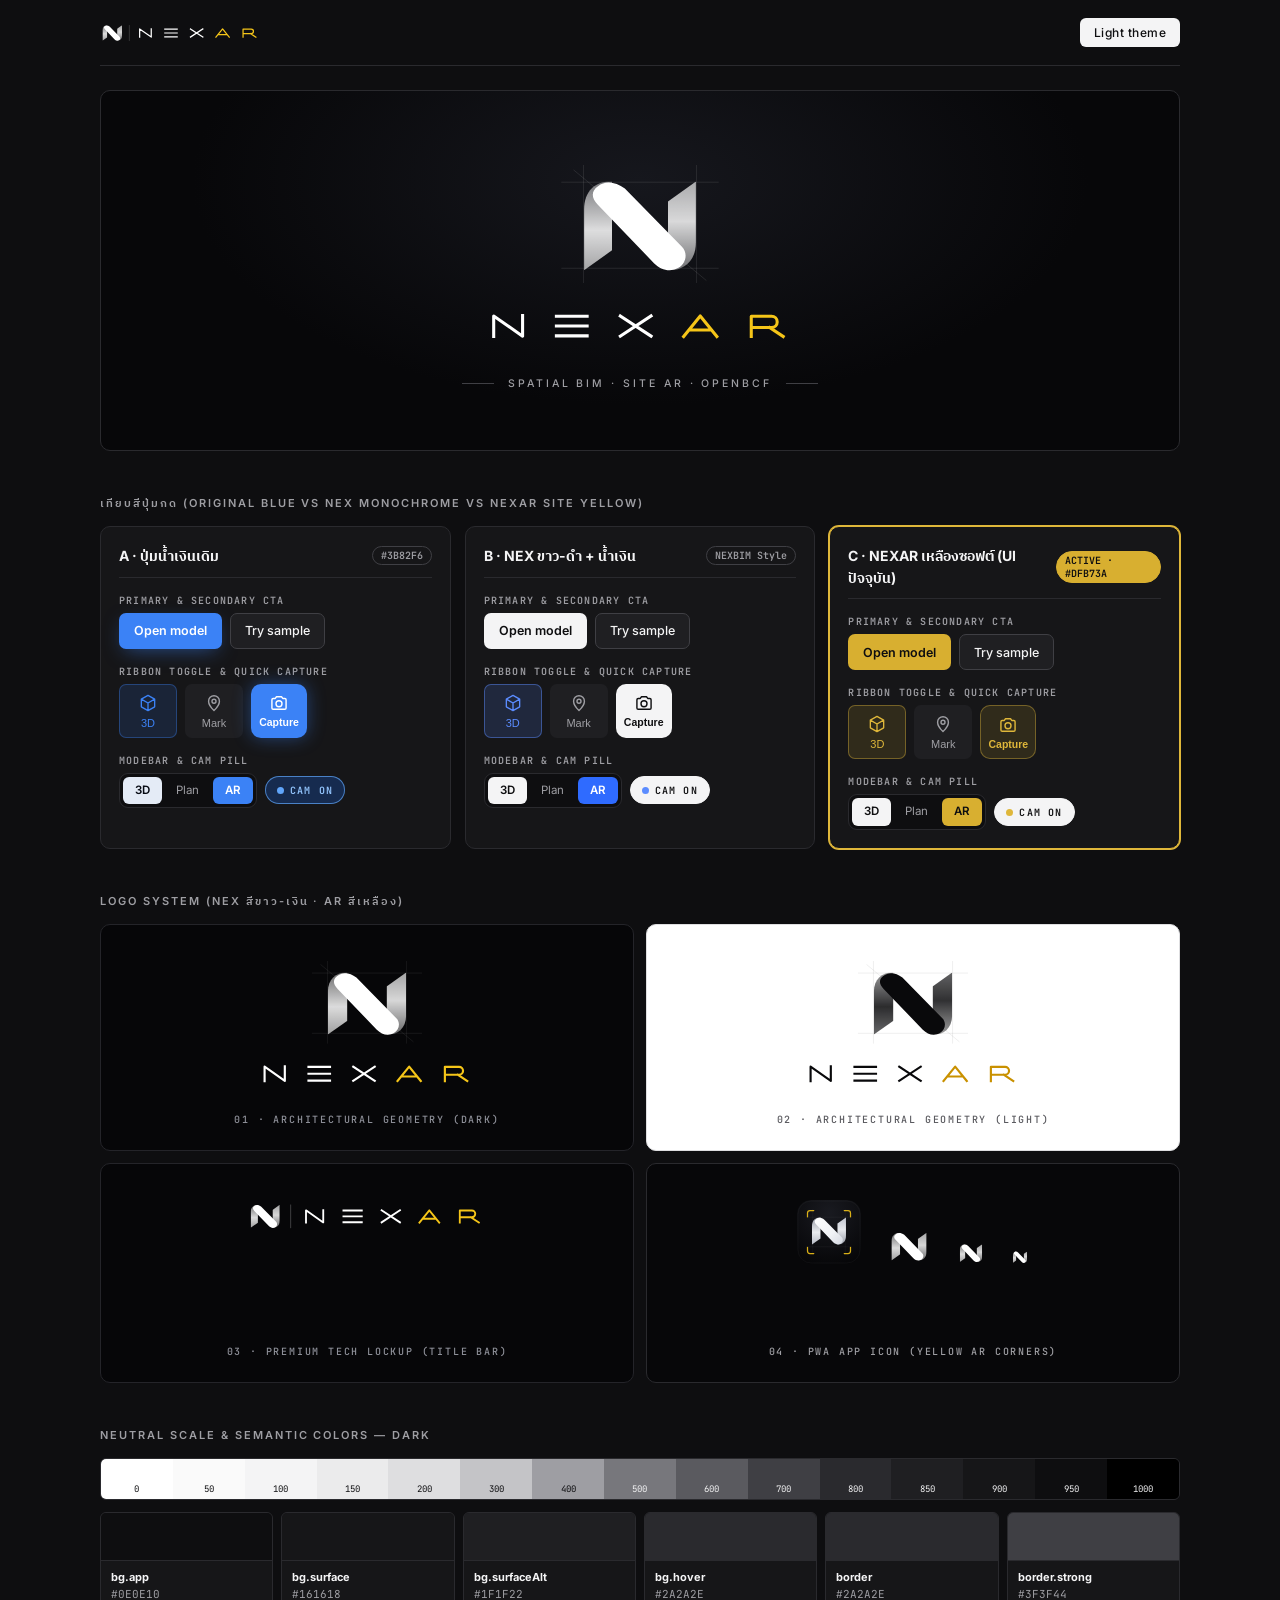
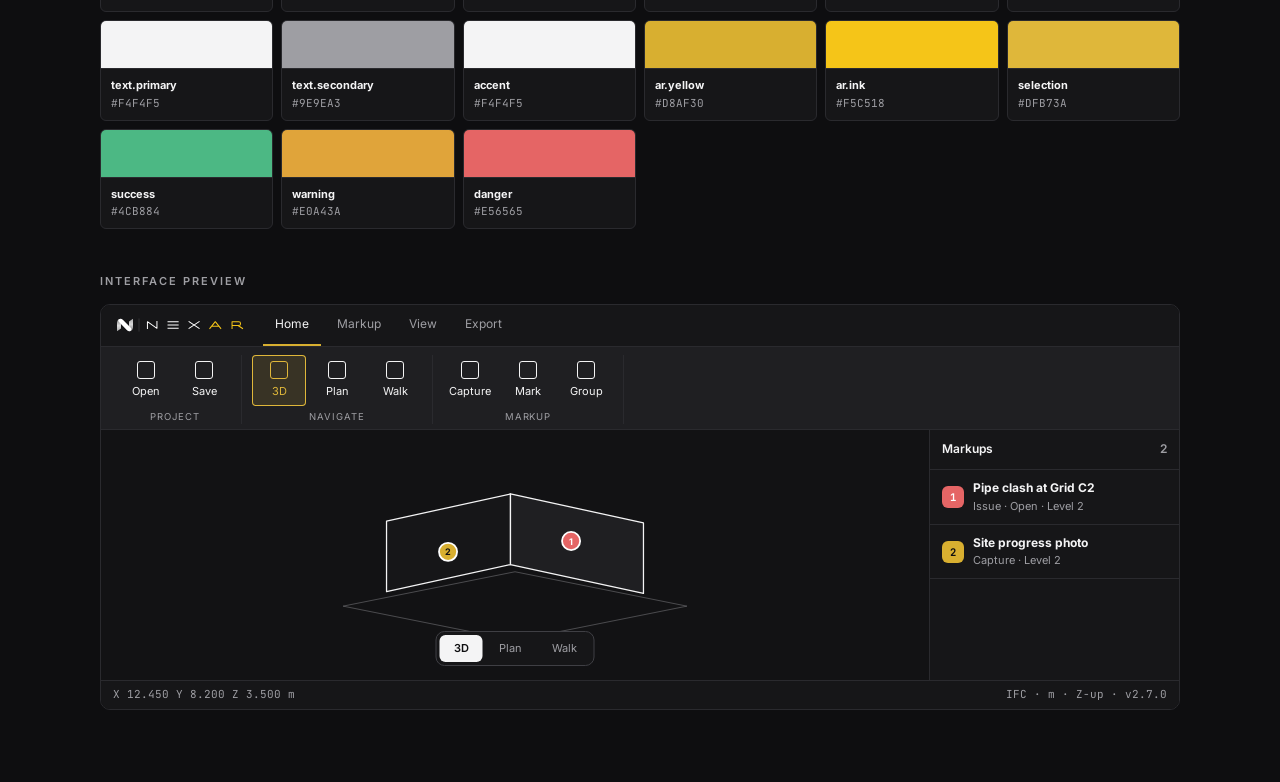
<file: brand/brand.html>
<!doctype html>
<html lang="th" data-theme="dark">
<head>
<meta charset="utf-8">
<meta name="viewport" content="width=device-width, initial-scale=1">
<title>NEXAR Brand — Logo &amp; Button Color Comparison</title>
<link rel="preconnect" href="https://fonts.googleapis.com">
<link rel="preconnect" href="https://fonts.gstatic.com" crossorigin>
<link href="https://fonts.googleapis.com/css2?family=Inter:wght@400;500;600;700&family=IBM+Plex+Sans+Thai:wght@400;500;600&family=JetBrains+Mono:wght@400;500&display=swap" rel="stylesheet">
<link rel="stylesheet" href="tokens/nexar-theme.css">
<style>
  * { box-sizing: border-box; }
  body { margin: 0; background: var(--nx-bg-app); color: var(--nx-text); font: 13px/1.55 var(--nx-font-ui); transition: background .2s, color .2s; }
  .wrap { max-width: 1120px; margin: 0 auto; padding: 0 20px 72px; }
  header.top { display: flex; align-items: center; justify-content: space-between; padding: 18px 0; border-bottom: 1px solid var(--nx-border); }
  header.top svg { height: 22px; color: var(--nx-logo); }
  button.toggle { font: 500 12px var(--nx-font-ui); background: var(--nx-accent); color: var(--nx-accent-fg); border: 0; border-radius: var(--nx-radius-md); padding: 7px 14px; cursor: pointer; letter-spacing: .04em; }
  h2 { font-size: 11px; letter-spacing: .18em; text-transform: uppercase; color: var(--nx-text-2); font-weight: 600; margin: 44px 0 14px; }

  /* Hero */
  .hero { position: relative; display: grid; place-items: center; padding: 74px 20px 60px; background: var(--nx-bg-surface); border: 1px solid var(--nx-border); border-radius: var(--nx-radius-lg); margin-top: 24px; overflow: hidden; }
  [data-theme="dark"] .hero { background: radial-gradient(640px 320px at 50% 25%, #16171d 0%, #070709 70%); }
  .hero svg { width: min(300px, 74vw); color: var(--nx-logo); }
  .tagline { display: flex; align-items: center; gap: 14px; margin-top: 20px; font: 500 10.5px var(--nx-font-ui); letter-spacing: .28em; text-transform: uppercase; color: var(--nx-text-2); }
  .tagline::before, .tagline::after { content: ''; width: 32px; height: 1px; background: var(--nx-border-strong); }

  /* 4-style Brand Board */
  .board { display: grid; gap: 12px; grid-template-columns: repeat(2, 1fr); }
  .tile { position: relative; display: flex; flex-direction: column; align-items: center; justify-content: center; gap: 18px; min-height: 220px; padding: 36px 24px 24px; border-radius: var(--nx-radius-lg); border: 1px solid var(--nx-border); background: var(--nx-bg-surface); color: var(--nx-logo); }
  [data-theme="dark"] .tile { background: #070709; }
  .tile.inv-light { background: #FFFFFF !important; border-color: #DEDEE0; color: #09090B; --nx-ar-ink: #C99100; }
  .tile.inv-dark { background: #060608 !important; border-color: #242429; color: #FFFFFF; --nx-ar-ink: #F5C518; }
  .tile .cap { margin-top: auto; font: 500 10px var(--nx-font-num); letter-spacing: .18em; text-transform: uppercase; color: var(--nx-text-2); }
  .tile.inv-light .cap { color: #5A5A5F; }
  .tile.inv-dark .cap { color: #8E9099; }
  .sizes { display: flex; align-items: end; gap: 26px; }

  /* Button Color Comparison Board */
  .cmp-grid { display: grid; gap: 14px; grid-template-columns: repeat(3, 1fr); }
  .cmp-card { background: var(--nx-bg-surface); border: 1px solid var(--nx-border); border-radius: var(--nx-radius-lg); padding: 18px; display: flex; flex-direction: column; gap: 16px; }
  .cmp-card.rec { border-color: var(--nx-selection); box-shadow: 0 0 0 1px var(--nx-selection); }
  .cmp-head { display: flex; align-items: center; justify-content: space-between; gap: 8px; padding-bottom: 10px; border-bottom: 1px solid var(--nx-border); }
  .cmp-head b { font-size: 14px; }
  .cmp-badge { font: 600 10px var(--nx-font-num); padding: 2px 8px; border-radius: 99px; border: 1px solid var(--nx-border-strong); color: var(--nx-text-2); }
  .cmp-card.rec .cmp-badge { background: var(--nx-ar); color: var(--nx-ar-fg); border-color: var(--nx-ar); }
  .cmp-row { display: flex; flex-direction: column; gap: 6px; }
  .cmp-lbl { font: 600 10px var(--nx-font-num); letter-spacing: .12em; text-transform: uppercase; color: var(--nx-text-2); }
  .cmp-btns { display: flex; flex-wrap: wrap; gap: 8px; align-items: center; }

  /* Demo buttons inside comparison */
  .dbtn { display: inline-flex; align-items: center; justify-content: center; gap: 6px; height: 36px; padding: 0 14px; border-radius: 7px; font: 600 12.5px var(--nx-font-ui); border: 1px solid transparent; cursor: pointer; transition: transform .1s, opacity .15s; }
  .dbtn:active { transform: scale(.97); }
  .dbtn.sec { background: var(--nx-bg-surface-alt); color: var(--nx-text); border-color: var(--nx-border-strong); font-weight: 500; }
  .drbtn { display: flex; flex-direction: column; align-items: center; justify-content: center; gap: 4px; width: 58px; height: 54px; border-radius: 7px; font-size: 11px; border: 1px solid transparent; color: var(--nx-text-2); background: var(--nx-bg-surface-alt); cursor: pointer; }
  .drbtn svg { width: 20px; height: 20px; }
  .dcap { display: flex; flex-direction: column; align-items: center; justify-content: center; gap: 3px; width: 56px; height: 54px; border-radius: 10px; font-size: 10.5px; font-weight: 600; border: 0; cursor: pointer; }
  .dcap svg { width: 20px; height: 20px; }
  .dseg { display: inline-flex; gap: 2px; padding: 3px; border-radius: 9px; background: var(--nx-bg-app); border: 1px solid var(--nx-border); }
  .dseg span { padding: 5px 12px; border-radius: 6px; font-size: 11.5px; color: var(--nx-text-2); }
  .dpill { display: inline-flex; align-items: center; gap: 6px; height: 28px; padding: 0 11px; border-radius: 99px; font: 600 10px var(--nx-font-num); letter-spacing: .12em; border: 1px solid var(--nx-border-strong); }
  .dpill i { width: 7px; height: 7px; border-radius: 50%; }

  /* A: Original SiteAR Blue */
  .s-old .p-cta { background: #3B82F6; color: #fff; box-shadow: 0 6px 20px -6px rgba(59,130,246,.55); }
  .s-old .r-on { color: #3B82F6; background: rgba(59,130,246,.14); border-color: rgba(59,130,246,.35); }
  .s-old .c-cap { background: #3B82F6; color: #fff; box-shadow: 0 0 18px rgba(59,130,246,.42); }
  .s-old .m-on { background: #E4EBF6; color: #070B14; font-weight: 600; }
  .s-old .m-ar { background: #3B82F6; color: #fff; font-weight: 600; }
  .s-old .g-on { background: rgba(23,48,92,.82); border-color: rgba(96,165,250,.7); color: #93C5FD; }
  .s-old .g-on i { background: #60A5FA; }

  /* B: NEX Monochrome (v1.9.0) */
  .s-mono .p-cta { background: var(--nx-accent); color: var(--nx-accent-fg); }
  .s-mono .r-on { color: #5B8CFF; background: rgba(91,140,255,.16); border-color: rgba(91,140,255,.45); }
  [data-theme="light"] .s-mono .r-on { color: #2F6BFF; background: rgba(47,107,255,.12); border-color: rgba(47,107,255,.4); }
  .s-mono .c-cap { background: var(--nx-accent); color: var(--nx-accent-fg); }
  .s-mono .m-on { background: var(--nx-accent); color: var(--nx-accent-fg); font-weight: 600; }
  .s-mono .m-ar { background: #2F6BFF; color: #fff; font-weight: 600; }
  .s-mono .g-on { background: var(--nx-accent); border-color: var(--nx-accent); color: var(--nx-accent-fg); }
  .s-mono .g-on i { background: #5B8CFF; }

  /* C: NEXAR Soft Site Yellow (current) */
  .s-yel .p-cta { background: #D8AF30; color: #0E0E10; }
  .s-yel .r-on { color: var(--nx-selection); background: var(--nx-selection-fill); border-color: color-mix(in srgb, var(--nx-selection) 40%, transparent); }
  .s-yel .c-cap { color: var(--nx-selection); background: var(--nx-selection-fill); border: 1px solid color-mix(in srgb, var(--nx-selection) 40%, transparent); }
  .s-yel .m-on { background: var(--nx-accent); color: var(--nx-accent-fg); font-weight: 600; }
  .s-yel .m-ar { background: #D8AF30; color: #0E0E10; font-weight: 600; }
  .s-yel .g-on { background: var(--nx-accent); border-color: var(--nx-accent); color: var(--nx-accent-fg); }
  .s-yel .g-on i { background: #DFB73A; }

  .swatches { display: grid; gap: 8px; grid-template-columns: repeat(auto-fill, minmax(150px, 1fr)); }
  .sw { border: 1px solid var(--nx-border); border-radius: var(--nx-radius-md); overflow: hidden; background: var(--nx-bg-surface); }
  .sw i { display: block; height: 48px; border-bottom: 1px solid var(--nx-border); }
  .sw div { padding: 8px 10px; font-size: 11px; }
  .sw code { font-family: var(--nx-font-num); color: var(--nx-text-2); }
  .scale { display: flex; border-radius: var(--nx-radius-md); overflow: hidden; border: 1px solid var(--nx-border); }
  .scale span { flex: 1; height: 40px; display: grid; place-items: end center; font: 9px var(--nx-font-num); padding-bottom: 4px; }

  /* Mock NEXAR App preview */
  .app { border: 1px solid var(--nx-border); border-radius: var(--nx-radius-lg); overflow: hidden; background: var(--nx-bg-app); }
  .bar { display: flex; align-items: center; gap: 16px; padding: 0 14px; height: 42px; background: var(--nx-bg-surface); border-bottom: 1px solid var(--nx-border); }
  .bar svg { height: 18px; color: var(--nx-logo); }
  .tabs { display: flex; gap: 4px; height: 100%; }
  .tabs span { display: grid; place-items: center; padding: 0 12px; color: var(--nx-text-2); border-bottom: 2px solid transparent; font-size: 12px; }
  .tabs span.on { color: var(--nx-text); border-color: var(--nx-ar); }
  .ribbon { display: flex; gap: 0; background: var(--nx-bg-surface-alt); border-bottom: 1px solid var(--nx-border); padding: 8px 8px 5px; overflow-x: auto; }
  .panel { padding: 0 10px; border-right: 1px solid var(--nx-border); text-align: center; }
  .panel .btns { display: flex; gap: 4px; }
  .btn { width: 54px; padding: 6px 0; border-radius: var(--nx-radius-sm); font-size: 11px; color: var(--nx-text); }
  .btn.on { background: var(--nx-selection-fill); box-shadow: inset 0 0 0 1px var(--nx-selection); color: var(--nx-selection); }
  .btn b { display: block; width: 18px; height: 18px; margin: 0 auto 4px; border: 1.5px solid currentColor; border-radius: 3px; }
  .panel em { display: block; font-style: normal; font-size: 9.5px; letter-spacing: .1em; text-transform: uppercase; color: var(--nx-text-2); margin-top: 4px; }
  .body { display: grid; grid-template-columns: 1fr 250px; min-height: 250px; }
  .vp { background: var(--nx-bg-viewport); position: relative; display: grid; place-items: center; padding: 24px; }
  .vp svg { width: 70%; max-width: 380px; }
  .hud { position: absolute; bottom: 14px; left: 50%; transform: translateX(-50%); display: flex; gap: 2px; padding: 3px; border-radius: 9px; background: var(--nx-bg-surface); border: 1px solid var(--nx-border-strong); }
  .hud span { padding: 5px 14px; border-radius: 6px; font-size: 11px; color: var(--nx-text-2); }
  .hud span.on { background: var(--nx-accent); color: var(--nx-accent-fg); font-weight: 600; }
  .side { background: var(--nx-bg-surface); border-left: 1px solid var(--nx-border); font-size: 12px; }
  .side .h { padding: 10px 12px; font-weight: 600; border-bottom: 1px solid var(--nx-border); display: flex; justify-content: space-between; }
  .side .r { display: flex; align-items: center; gap: 9px; padding: 9px 12px; border-bottom: 1px solid var(--nx-border); }
  .side .pin { width: 22px; height: 22px; border-radius: 6px; display: grid; place-items: center; font: 700 10.5px var(--nx-font-num); color: #fff; flex: none; }
  .side .meta { color: var(--nx-text-2); font-size: 11px; }
  .status { display: flex; justify-content: space-between; gap: 16px; padding: 5px 12px; font-size: 11px; font-family: var(--nx-font-num); color: var(--nx-text-2); background: var(--nx-bg-surface); border-top: 1px solid var(--nx-border); }
  @media (max-width: 900px) { .cmp-grid { grid-template-columns: 1fr; } }
  @media (max-width: 700px) { .board { grid-template-columns: 1fr; } .body { grid-template-columns: 1fr; } .side { border-left: 0; border-top: 1px solid var(--nx-border); } }
</style>
</head>
<body>
<svg width="0" height="0" style="position:absolute">
  <defs>
    <linearGradient id="sl" x1="0" y1="0" x2="0" y2="1"><stop offset="0%" stop-color="#fff" stop-opacity=".42"/><stop offset="55%" stop-color="#fff" stop-opacity=".86"/><stop offset="100%" stop-color="#fff" stop-opacity=".62"/></linearGradient>
    <linearGradient id="sr" x1="0" y1="1" x2="0" y2="0"><stop offset="0%" stop-color="#fff" stop-opacity=".40"/><stop offset="55%" stop-color="#fff" stop-opacity=".84"/><stop offset="100%" stop-color="#fff" stop-opacity=".64"/></linearGradient>
    <mask id="ml" maskContentUnits="objectBoundingBox"><rect width="1" height="1" fill="url(#sl)"/></mask>
    <mask id="mr" maskContentUnits="objectBoundingBox"><rect width="1" height="1" fill="url(#sr)"/></mask>
    <symbol id="mark" viewBox="0 0 120 96">
      <g fill="currentColor">
        <path d="M12 86V34C12 18 22 10 34 10h2L36 69 12 86Z" mask="url(#ml)"/>
        <path d="M84 27L108 10v52c0 16-10 24-22 24h-2V27Z" mask="url(#mr)"/>
        <path d="M24 14C30 9 39 10 47 16L96 66C101 71 100 80 93 84 86 88 78 86 72 80L24 30C18 24 18 18 24 14Z"/>
      </g>
    </symbol>
    <symbol id="word" viewBox="0 0 244 26">
      <g fill="none" stroke="currentColor" stroke-width="2.5" stroke-linecap="square" stroke-linejoin="round">
        <path d="M3 21.5V4.8L26.5 21.2V4.5"/>
        <path d="M54 5h25M54 13h25M54 21h25"/>
        <path d="M106 4.8L131 21.2M131 4.8L106 21.2"/>
      </g>
      <g fill="none" stroke="var(--nx-ar-ink, #F5C518)" stroke-width="2.5" stroke-linecap="square" stroke-linejoin="round">
        <path d="M157.5 21.5L171 4.8L184.5 21.5M163 16.2h16"/>
        <path d="M212.5 21.5V5h16.5a4.6 4.6 0 0 1 0 9.2h-16.5M227.5 14.2L238.5 21.5"/>
      </g>
    </symbol>
    <symbol id="lockupH" viewBox="0 0 264 36">
      <use href="#mark" x="0" y="2" width="40" height="32"/>
      <line x1="48" y1="5" x2="48" y2="31" stroke="currentColor" stroke-opacity=".26" stroke-width="1"/>
      <use href="#word" x="62" y="7.5" width="198" height="21"/>
    </symbol>
    <symbol id="lockupV" viewBox="0 0 244 156">
      <g stroke="currentColor" stroke-opacity=".12" stroke-width=".65" fill="none">
        <line x1="76" y1="0" x2="76" y2="96"/><line x1="168" y1="0" x2="168" y2="96"/>
        <line x1="58" y1="14" x2="186" y2="14"/><line x1="58" y1="84" x2="186" y2="84"/>
        <line x1="68" y1="4" x2="176" y2="94"/>
      </g>
      <use href="#mark" x="65" y="4" width="114" height="91"/>
      <use href="#word" x="0" y="118" width="244" height="26"/>
    </symbol>
    <symbol id="ic-cube" viewBox="0 0 24 24"><path fill="none" stroke="currentColor" stroke-width="1.6" stroke-linejoin="round" d="M12 2.8 20 7.4v9.2L12 21.2 4 16.6V7.4zM4 7.4l8 4.6 8-4.6M12 12v9.2"/></symbol>
    <symbol id="ic-cam" viewBox="0 0 24 24"><g fill="none" stroke="currentColor" stroke-width="1.7" stroke-linecap="round" stroke-linejoin="round"><path d="M3.5 8A1.5 1.5 0 0 1 5 6.5h2.5L9 4.5h6l1.5 2H19A1.5 1.5 0 0 1 20.5 8v10A1.5 1.5 0 0 1 19 19.5H5A1.5 1.5 0 0 1 3.5 18z"/><circle cx="12" cy="12.8" r="3.6"/></g></symbol>
    <symbol id="ic-pin" viewBox="0 0 24 24"><g fill="none" stroke="currentColor" stroke-width="1.7" stroke-linecap="round" stroke-linejoin="round"><path d="M12 21s-6.5-6.2-6.5-11.2a6.5 6.5 0 0 1 13 0C18.5 14.8 12 21 12 21z"/><circle cx="12" cy="9.8" r="2.4"/></g></symbol>
  </defs>
</svg>

<div class="wrap">
  <header class="top">
    <svg viewBox="0 0 264 36" aria-label="NEXAR"><use href="#lockupH"/></svg>
    <button class="toggle" id="toggle">Light theme</button>
  </header>

  <div class="hero">
    <svg viewBox="0 0 244 156" aria-label="NEXAR"><use href="#lockupV"/></svg>
    <div class="tagline">Spatial BIM · Site AR · OpenBCF</div>
  </div>

  <h2>เทียบสีปุ่มกด (Original Blue vs NEX Monochrome vs NEXAR Site Yellow)</h2>
  <div class="cmp-grid">
    <!-- A: Original Blue -->
    <div class="cmp-card s-old">
      <div class="cmp-head"><b>A · ปุ่มน้ำเงินเดิม</b><span class="cmp-badge">#3B82F6</span></div>
      <div class="cmp-row"><span class="cmp-lbl">Primary &amp; Secondary CTA</span>
        <div class="cmp-btns"><button class="dbtn p-cta">Open model</button><button class="dbtn sec">Try sample</button></div>
      </div>
      <div class="cmp-row"><span class="cmp-lbl">Ribbon Toggle &amp; Quick Capture</span>
        <div class="cmp-btns">
          <button class="drbtn r-on"><svg><use href="#ic-cube"/></svg><span>3D</span></button>
          <button class="drbtn"><svg><use href="#ic-pin"/></svg><span>Mark</span></button>
          <button class="dcap c-cap"><svg><use href="#ic-cam"/></svg><span>Capture</span></button>
        </div>
      </div>
      <div class="cmp-row"><span class="cmp-lbl">Modebar &amp; CAM Pill</span>
        <div class="cmp-btns">
          <div class="dseg"><span class="m-on">3D</span><span>Plan</span><span class="m-ar">AR</span></div>
          <span class="dpill g-on"><i></i>CAM ON</span>
        </div>
      </div>
    </div>

    <!-- B: NEX Monochrome -->
    <div class="cmp-card s-mono">
      <div class="cmp-head"><b>B · NEX ขาว-ดำ + น้ำเงิน</b><span class="cmp-badge">NEXBIM Style</span></div>
      <div class="cmp-row"><span class="cmp-lbl">Primary &amp; Secondary CTA</span>
        <div class="cmp-btns"><button class="dbtn p-cta">Open model</button><button class="dbtn sec">Try sample</button></div>
      </div>
      <div class="cmp-row"><span class="cmp-lbl">Ribbon Toggle &amp; Quick Capture</span>
        <div class="cmp-btns">
          <button class="drbtn r-on"><svg><use href="#ic-cube"/></svg><span>3D</span></button>
          <button class="drbtn"><svg><use href="#ic-pin"/></svg><span>Mark</span></button>
          <button class="dcap c-cap"><svg><use href="#ic-cam"/></svg><span>Capture</span></button>
        </div>
      </div>
      <div class="cmp-row"><span class="cmp-lbl">Modebar &amp; CAM Pill</span>
        <div class="cmp-btns">
          <div class="dseg"><span class="m-on">3D</span><span>Plan</span><span class="m-ar">AR</span></div>
          <span class="dpill g-on"><i></i>CAM ON</span>
        </div>
      </div>
    </div>

    <!-- C: NEXAR Soft Site Yellow (Active) -->
    <div class="cmp-card s-yel rec">
      <div class="cmp-head"><b>C · NEXAR เหลืองซอฟต์ (UI ปัจจุบัน)</b><span class="cmp-badge">ACTIVE · #DFB73A</span></div>
      <div class="cmp-row"><span class="cmp-lbl">Primary &amp; Secondary CTA</span>
        <div class="cmp-btns"><button class="dbtn p-cta">Open model</button><button class="dbtn sec">Try sample</button></div>
      </div>
      <div class="cmp-row"><span class="cmp-lbl">Ribbon Toggle &amp; Quick Capture</span>
        <div class="cmp-btns">
          <button class="drbtn r-on"><svg><use href="#ic-cube"/></svg><span>3D</span></button>
          <button class="drbtn"><svg><use href="#ic-pin"/></svg><span>Mark</span></button>
          <button class="dcap c-cap"><svg><use href="#ic-cam"/></svg><span>Capture</span></button>
        </div>
      </div>
      <div class="cmp-row"><span class="cmp-lbl">Modebar &amp; CAM Pill</span>
        <div class="cmp-btns">
          <div class="dseg"><span class="m-on">3D</span><span>Plan</span><span class="m-ar">AR</span></div>
          <span class="dpill g-on"><i></i>CAM ON</span>
        </div>
      </div>
    </div>
  </div>

  <h2>Logo System (NEX สีขาว-เงิน · AR สีเหลือง)</h2>
  <div class="board">
    <div class="tile inv-dark">
      <svg viewBox="0 0 244 156" width="210"><use href="#lockupV"/></svg>
      <div class="cap">01 · Architectural Geometry (Dark)</div>
    </div>
    <div class="tile inv-light">
      <svg viewBox="0 0 244 156" width="210"><use href="#lockupV"/></svg>
      <div class="cap">02 · Architectural Geometry (Light)</div>
    </div>
    <div class="tile inv-dark">
      <svg viewBox="0 0 264 36" width="240"><use href="#lockupH"/></svg>
      <div class="cap">03 · Premium Tech Lockup (Title Bar)</div>
    </div>
    <div class="tile">
      <div class="sizes">
        <img src="icons/icon.svg" width="64" height="64" alt="NEXAR app icon" style="border-radius:14px">
        <svg viewBox="0 0 120 96" width="44"><use href="#mark"/></svg>
        <svg viewBox="0 0 120 96" width="28"><use href="#mark"/></svg>
        <svg viewBox="0 0 120 96" width="18"><use href="#mark"/></svg>
      </div>
      <div class="cap">04 · PWA App Icon (Yellow AR Corners)</div>
    </div>
  </div>

  <h2>Neutral Scale &amp; Semantic Colors — <span id="themeName">dark</span></h2>
  <div class="scale" id="scale" style="margin-bottom:12px"></div>
  <div class="swatches" id="swatches"></div>

  <h2>Interface Preview</h2>
  <div class="app">
    <div class="bar">
      <svg viewBox="0 0 264 36"><use href="#lockupH"/></svg>
      <div class="tabs"><span class="on">Home</span><span>Markup</span><span>View</span><span>Export</span></div>
    </div>
    <div class="ribbon">
      <div class="panel"><div class="btns"><div class="btn"><b></b>Open</div><div class="btn"><b></b>Save</div></div><em>Project</em></div>
      <div class="panel"><div class="btns"><div class="btn on"><b></b>3D</div><div class="btn"><b></b>Plan</div><div class="btn"><b></b>Walk</div></div><em>Navigate</em></div>
      <div class="panel"><div class="btns"><div class="btn"><b></b>Capture</div><div class="btn"><b></b>Mark</div><div class="btn"><b></b>Group</div></div><em>Markup</em></div>
    </div>
    <div class="body">
      <div class="vp">
        <svg viewBox="0 0 420 200" fill="none" stroke-linejoin="round">
          <path d="M20 156 L210 194 L400 156 L210 118 Z" stroke="var(--nx-text-2)" stroke-width="1" opacity=".45"/>
          <path d="M68 140 L68 62 L205 32 L205 110 Z" fill="var(--nx-bg-surface)" stroke="var(--nx-text)" stroke-width="1.4"/>
          <path d="M205 110 L205 32 L352 64 L352 142 Z" fill="var(--nx-bg-surface-alt)" stroke="var(--nx-text)" stroke-width="1.4"/>
          <circle cx="272" cy="84" r="10" fill="var(--nx-danger)" stroke="#fff" stroke-width="2"/>
          <text x="272" y="88" text-anchor="middle" fill="#fff" font-size="10" font-weight="700">1</text>
          <circle cx="136" cy="96" r="10" fill="var(--nx-ar)" stroke="#fff" stroke-width="2"/>
          <text x="136" y="100" text-anchor="middle" fill="#0E0E10" font-size="10" font-weight="700">2</text>
        </svg>
        <div class="hud"><span class="on">3D</span><span>Plan</span><span>Walk</span></div>
      </div>
      <div class="side">
        <div class="h"><span>Markups</span><span style="color:var(--nx-text-2)">2</span></div>
        <div class="r"><span class="pin" style="background:var(--nx-danger)">1</span><div><b>Pipe clash at Grid C2</b><div class="meta">Issue · Open · Level 2</div></div></div>
        <div class="r"><span class="pin" style="background:var(--nx-ar);color:#0E0E10">2</span><div><b>Site progress photo</b><div class="meta">Capture · Level 2</div></div></div>
      </div>
    </div>
    <div class="status">
      <span>X 12.450  Y 8.200  Z 3.500 m</span>
      <span>IFC · m · Z-up · v2.7.0</span>
    </div>
  </div>
</div>

<script>
const neutrals = [["0","#FFFFFF"],["50","#FAFAFA"],["100","#F4F4F5"],["150","#EBEBEC"],["200","#DEDEE0"],["300","#C4C4C7"],["400","#9E9EA3"],["500","#77777C"],["600","#5A5A5F"],["700","#3F3F44"],["800","#2A2A2E"],["850","#1F1F22"],["900","#161618"],["950","#0E0E10"],["1000","#000000"]];
const tokens = [
  ["bg.app","--nx-bg-app"],["bg.surface","--nx-bg-surface"],["bg.surfaceAlt","--nx-bg-surface-alt"],["bg.hover","--nx-bg-hover"],
  ["border","--nx-border"],["border.strong","--nx-border-strong"],["text.primary","--nx-text"],["text.secondary","--nx-text-2"],
  ["accent","--nx-accent"],["ar.yellow","--nx-ar"],["ar.ink","--nx-ar-ink"],["selection","--nx-selection"],
  ["success","--nx-success"],["warning","--nx-warning"],["danger","--nx-danger"]
];
document.getElementById('scale').innerHTML = neutrals.map(([k,v]) =>
  `<span style="background:${v};color:${+k<500?'#0E0E10':'#F4F4F5'}">${k}</span>`).join('');
function renderSwatches() {
  const cs = getComputedStyle(document.documentElement);
  document.getElementById('swatches').innerHTML = tokens.map(([name,css]) => {
    const val = cs.getPropertyValue(css).trim();
    return `<div class="sw"><i style="background:${val}"></i><div><b>${name}</b><br><code>${val}</code></div></div>`;
  }).join('');
}
const root = document.documentElement, btn = document.getElementById('toggle');
function setTheme(t) {
  root.setAttribute('data-theme', t);
  document.getElementById('themeName').textContent = t;
  btn.textContent = t === 'dark' ? 'Light theme' : 'Dark theme';
  renderSwatches();
}
btn.onclick = () => setTheme(root.getAttribute('data-theme') === 'dark' ? 'light' : 'dark');
setTheme('dark');
</script>
</body>
</html>
</file>
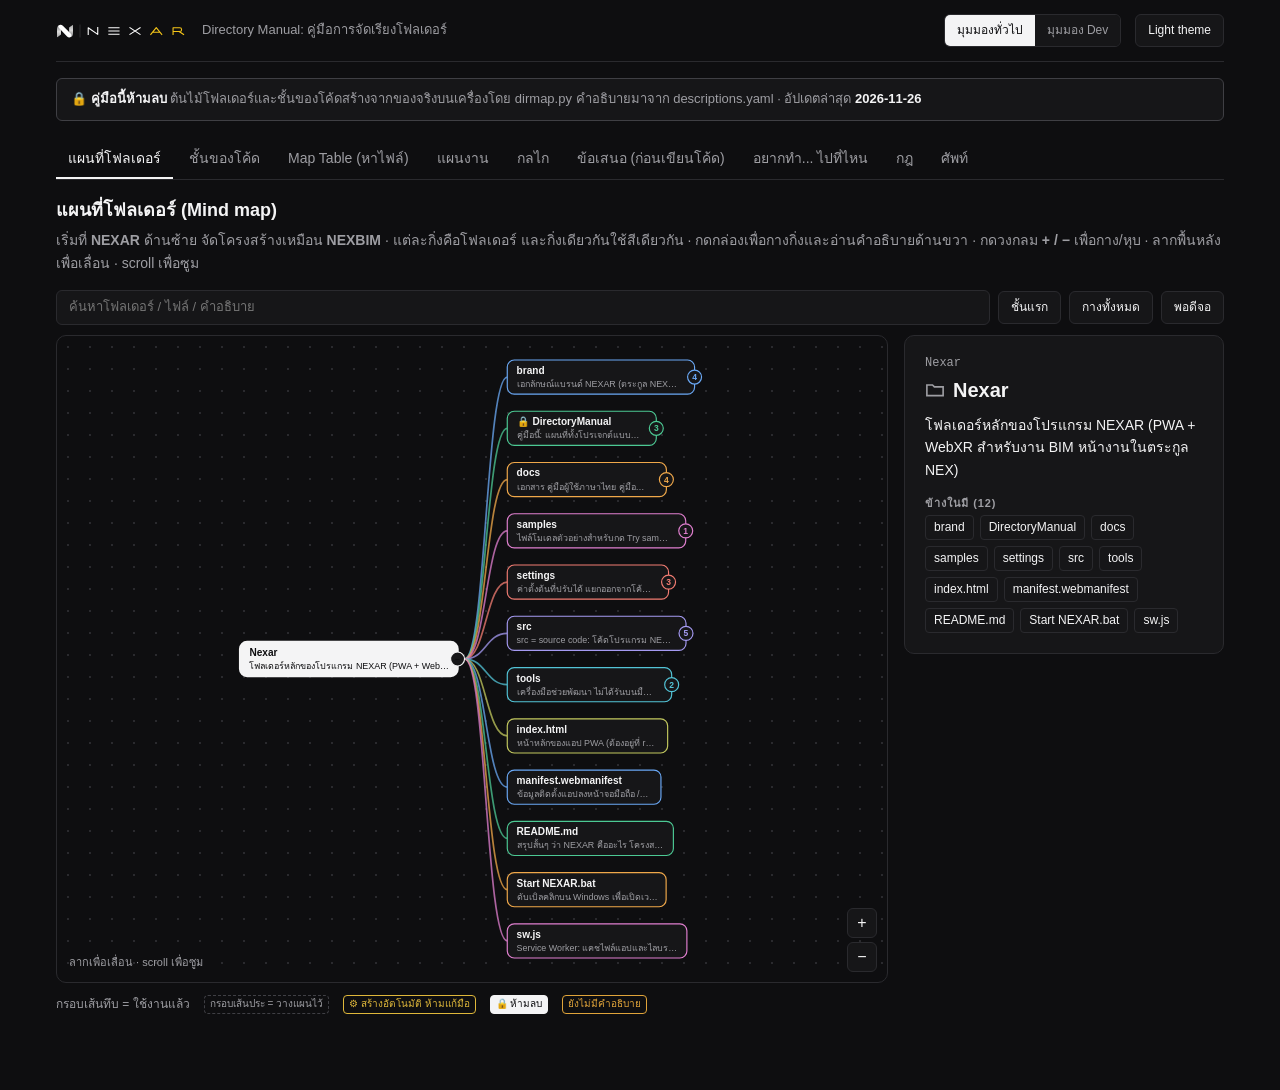
<file: DirectoryManual/directory-manual.html>
<!doctype html>
<html lang="th" data-theme="dark">
<head>
<meta charset="utf-8">
<meta name="viewport" content="width=device-width, initial-scale=1">
<title>NEXAR Directory Manual</title>
<!--
  NEXAR Directory Manual: คู่มือการจัดเรียงโฟลเดอร์ (ห้ามลบไฟล์นี้)
  หน้านี้แสดงผลอย่างเดียว ข้อมูลมาจาก manual.data.js ที่ tools/dirmap.py สร้าง
  (สแกนโฟลเดอร์จริง + อ่าน JS import + คำอธิบายจาก descriptions.yaml)
  อัปเดต: แก้ descriptions.yaml แล้วรัน  python tools/dirmap.py
  เปิดด้วยดับเบิลคลิกได้เลย ไม่ต้องมี server
-->
<link rel="stylesheet" href="../brand/tokens/nexar-theme.css">
<style>
  * { box-sizing: border-box; }
  body { margin: 0; background: var(--nx-bg-app); color: var(--nx-text); font: 14px/1.6 var(--nx-font-ui); }
  .wrap { max-width: 1200px; margin: 0 auto; padding: 0 16px 64px; }
  header.top { display: flex; align-items: center; gap: 14px; padding: 14px 0; border-bottom: 1px solid var(--nx-border); flex-wrap: wrap; }
  header.top svg { height: 18px; color: var(--nx-logo); flex: none; }
  header.top h1 { font-size: 13px; font-weight: 500; color: var(--nx-text-2); margin: 0; flex: 1; white-space: nowrap; }
  .seg { display: inline-flex; border: 1px solid var(--nx-border); border-radius: var(--nx-radius-md); overflow: hidden; }
  .seg button { border: 0; background: var(--nx-bg-surface); color: var(--nx-text-2); padding: 6px 12px; font: inherit; font-size: 12px; cursor: pointer; }
  .seg button.on { background: var(--nx-accent); color: var(--nx-accent-fg); }
  .btn { background: var(--nx-bg-surface); color: var(--nx-text); border: 1px solid var(--nx-border); border-radius: var(--nx-radius-md); padding: 6px 12px; font: inherit; font-size: 12px; cursor: pointer; }
  .note { margin: 16px 0 0; padding: 10px 14px; border: 1px solid var(--nx-border-strong); border-radius: var(--nx-radius-md); background: var(--nx-bg-surface); font-size: 13px; color: var(--nx-text-2); }
  .note b { color: var(--nx-text); }
  .note.warn { border-color: var(--nx-warning); }
  .note.warn ul { margin: 4px 0 0; padding-left: 18px; font: 12px var(--nx-font-num); }
  .note.err { border-color: var(--nx-danger); color: var(--nx-danger); }
  nav.tabs { display: flex; gap: 4px; margin: 18px 0 16px; border-bottom: 1px solid var(--nx-border); overflow-x: auto; }
  nav.tabs button { border: 0; background: none; color: var(--nx-text-2); font: inherit; padding: 8px 12px; border-bottom: 2px solid transparent; cursor: pointer; white-space: nowrap; }
  nav.tabs button.on { color: var(--nx-text); border-color: var(--nx-accent); }
  section { display: none; } section.on { display: block; }
  h2 { font-size: 18px; margin: 0 0 4px; } .lead { color: var(--nx-text-2); margin: 0 0 16px; }
  .dim { color: var(--nx-text-2); }

  /* mind map */
  :root { --mm-1: #2f7de1; --mm-2: #1a9e6a; --mm-3: #c77c12; --mm-4: #b0459c; --mm-5: #d0453c; --mm-6: #6a5bd6; --mm-7: #138a9e; --mm-8: #7a7f2a; }
  [data-theme="dark"] { --mm-1: #6aa8f5; --mm-2: #4cc994; --mm-3: #f0a84a; --mm-4: #e07fcf; --mm-5: #f27c72; --mm-6: #a59af2; --mm-7: #52c3d6; --mm-8: #c2c85e; }
  .explorer { display: grid; grid-template-columns: 1fr 320px; gap: 16px; align-items: start; }
  .panel { background: var(--nx-bg-surface); border: 1px solid var(--nx-border); border-radius: var(--nx-radius-lg); }
  .mmbar { display: flex; gap: 8px; flex-wrap: wrap; align-items: center; margin-bottom: 10px; }
  .search { flex: 1; min-width: 200px; border: 1px solid var(--nx-border); border-radius: var(--nx-radius-md); background: var(--nx-bg-surface); padding: 6px 12px; font: inherit; font-size: 13px; color: var(--nx-text); outline: none; }
  .mm { position: relative; height: 72vh; overflow: hidden; background: var(--nx-bg-app);
        background-image: radial-gradient(var(--nx-border) 1px, transparent 1px); background-size: 22px 22px; touch-action: none; }
  .mm svg { width: 100%; height: 100%; display: block; cursor: grab; user-select: none; }
  .mm svg.drag { cursor: grabbing; }
  .mm .zoom { position: absolute; right: 10px; bottom: 10px; display: flex; flex-direction: column; gap: 4px; }
  .mm .zoom button { width: 30px; height: 30px; padding: 0; font-size: 16px; }
  .mm .hint { position: absolute; left: 12px; bottom: 10px; font-size: 11px; color: var(--nx-text-2); pointer-events: none; }
  .mm g.nd { cursor: pointer; }
  .mm g.nd rect.box { fill: var(--nx-bg-surface); stroke-width: 1.5; }
  .mm g.nd:hover rect.box { fill: var(--nx-bg-hover); }
  .mm g.nd.sel rect.box { stroke-width: 3; fill: var(--nx-bg-hover); }
  .mm g.nd.hit rect.box { stroke: var(--nx-warning) !important; stroke-width: 3; }
  .mm g.nd.planned rect.box { stroke-dasharray: 5 4; fill: transparent; }
  .mm g.nd.root rect.box { fill: var(--nx-accent); stroke: var(--nx-accent); }
  .mm g.nd.root text { fill: var(--nx-accent-fg) !important; }
  .mm text.nm { font-weight: 600; font-size: 13px; fill: var(--nx-text); }
  .mm g.nd.planned text.nm { fill: var(--nx-text-2); }
  .mm text.ds { font-size: 11.5px; fill: var(--nx-text-2); }
  .mm .tg circle { fill: var(--nx-bg-surface); stroke-width: 1.5; }
  .mm .tg text { font-size: 11px; font-weight: 700; text-anchor: middle; dominant-baseline: central; }
  .mm path.ln { fill: none; stroke-width: 2.2; opacity: .75; }
  .ic { width: 16px; height: 16px; flex: none; color: var(--nx-text-2); }
  .badge { font-size: 10px; border: 1px solid var(--nx-border-strong); border-radius: 4px; padding: 0 5px; color: var(--nx-text-2); white-space: nowrap; }
  .badge.done { border-color: var(--nx-success); color: var(--nx-success); }
  .badge.planned { border-style: dashed; }
  .badge.gen { border-color: var(--nx-selection); color: var(--nx-selection); }
  .badge.lock { background: var(--nx-accent); color: var(--nx-accent-fg); border-color: var(--nx-accent); }
  .badge.miss { border-color: var(--nx-warning); color: var(--nx-warning); }
  .detail { padding: 20px; position: sticky; top: 12px; }
  .detail .path { font: 12px var(--nx-font-num); color: var(--nx-text-2); word-break: break-all; }
  .detail h3 { font-size: 20px; margin: 4px 0 8px; display: flex; gap: 8px; align-items: center; flex-wrap: wrap; }
  .detail h3 .ic { width: 20px; height: 20px; }
  .detail .row { margin: 14px 0 0; }
  .detail .k { font-size: 11px; letter-spacing: .08em; text-transform: uppercase; color: var(--nx-text-2); font-weight: 600; margin-bottom: 2px; }
  .detail .dev { border-left: 2px solid var(--nx-selection); padding-left: 10px; }
  .mono { font-family: var(--nx-font-num); font-size: 12px; }
  .detail .kids { display: flex; flex-wrap: wrap; gap: 6px; }
  .detail .kids span { border: 1px solid var(--nx-border); border-radius: var(--nx-radius-sm); padding: 2px 8px; font-size: 12px; cursor: pointer; }
  .detail .kids span:hover { background: var(--nx-bg-hover); }

  /* layers */
  .layers { display: grid; gap: 8px; max-width: 760px; }
  .layer { display: grid; gap: 6px; padding: 12px 14px; border: 1px solid var(--nx-border); border-radius: var(--nx-radius-md); background: var(--nx-bg-surface); cursor: pointer; transition: opacity .15s, border-color .15s; }
  .layer.planned { border-style: dashed; }
  .layer .t { font-weight: 600; display: flex; gap: 8px; align-items: center; flex-wrap: wrap; } .layer .d { color: var(--nx-text-2); font-size: 13px; }
  .layer .pk { display: flex; flex-wrap: wrap; gap: 6px; } .layer .pk span { font: 11px var(--nx-font-num); border: 1px solid var(--nx-border); border-radius: 4px; padding: 1px 6px; }
  .layers.focus .layer { opacity: .35; }
  .layers.focus .layer.me { opacity: 1; border-color: var(--nx-accent); }
  .layers.focus .layer.uses { opacity: 1; border-color: var(--nx-success); }
  .layers.focus .layer.usedby { opacity: 1; border-color: var(--nx-selection); }
  .legend { display: flex; flex-wrap: wrap; gap: 14px; font-size: 12px; color: var(--nx-text-2); margin: 12px 0; }
  .legend i { display: inline-block; width: 10px; height: 10px; border-radius: 2px; border: 2px solid; margin-right: 6px; vertical-align: -1px; }
  .explain { max-width: 760px; margin-top: 12px; padding: 12px 14px; border-radius: var(--nx-radius-md); background: var(--nx-bg-surface-alt); border: 1px solid var(--nx-border); font-size: 13px; min-height: 48px; }

  /* tasks / rules / glossary */
  .cards { display: grid; gap: 10px; grid-template-columns: repeat(auto-fill, minmax(300px, 1fr)); }
  .card { background: var(--nx-bg-surface); border: 1px solid var(--nx-border); border-radius: var(--nx-radius-lg); padding: 14px 16px; }
  .card h4 { margin: 0 0 6px; font-size: 14px; }
  .card ol { margin: 0; padding-left: 18px; font-size: 13px; }
  .card .go { margin-top: 8px; font: 12px var(--nx-font-num); color: var(--nx-text-2); cursor: pointer; text-decoration: underline; text-underline-offset: 2px; }
  pre.cmd { margin: 8px 0 0; padding: 8px 10px; background: var(--nx-bg-app); border: 1px solid var(--nx-border); border-radius: var(--nx-radius-sm); font: 12px var(--nx-font-num); white-space: pre-wrap; word-break: break-all; }
  .pfilter { display: flex; gap: 6px; flex-wrap: wrap; margin-bottom: 12px; }
  .pfilter button { border: 1px solid var(--nx-border); background: var(--nx-bg-surface); color: var(--nx-text-2); border-radius: 999px; padding: 3px 12px; font: inherit; font-size: 12px; cursor: pointer; }
  .pfilter button.on { background: var(--nx-accent); color: var(--nx-accent-fg); border-color: var(--nx-accent); }
  .prop { background: var(--nx-bg-surface); border: 1px solid var(--nx-border); border-radius: var(--nx-radius-lg); padding: 14px 16px; margin-bottom: 10px; }
  .prop h4 { margin: 0 0 4px; font-size: 15px; display: flex; gap: 8px; align-items: center; flex-wrap: wrap; }
  .prop .pid { font: 12px var(--nx-font-num); color: var(--nx-text-2); }
  .prop .k { font-size: 11px; letter-spacing: .08em; text-transform: uppercase; color: var(--nx-text-2); font-weight: 600; margin: 10px 0 2px; }
  .prop ol { margin: 0; padding-left: 18px; font-size: 13px; }
  .prop .ask { border-left: 3px solid var(--nx-warning); padding: 6px 10px; background: var(--nx-bg-surface-alt); border-radius: 0 6px 6px 0; font-size: 13px; }
  .prop .ask div::before { content: "❓ "; }
  .badge.rej { text-decoration: line-through; }
  .rule { display: grid; grid-template-columns: 28px 1fr; gap: 10px; padding: 12px 0; border-bottom: 1px solid var(--nx-border); }
  .rule:last-child { border-bottom: 0; }
  .rule .n { font: 600 13px var(--nx-font-num); color: var(--nx-text-2); }
  .rule b { display: block; } .rule span { color: var(--nx-text-2); font-size: 13px; }
  table.gl { width: 100%; border-collapse: collapse; font-size: 13px; }
  table.gl td { padding: 8px 10px; border-bottom: 1px solid var(--nx-border); vertical-align: top; }
  table.gl td:first-child { font-family: var(--nx-font-num); white-space: nowrap; font-weight: 600; width: 1%; }
  body.general .dev-only { display: none; }

  /* roadmap */
  .rm-sum { display: flex; gap: 18px; flex-wrap: wrap; align-items: center; margin-bottom: 14px; }
  .rm-sum .big { font: 600 28px var(--nx-font-num); }
  .bar { height: 8px; border-radius: 99px; background: var(--nx-bg-surface-alt); border: 1px solid var(--nx-border); overflow: hidden; min-width: 120px; flex: 1; }
  .bar i { display: block; height: 100%; background: var(--nx-success); }
  .bar i.doing { background: var(--nx-accent); }
  .stage { display: grid; grid-template-columns: 44px 1fr; gap: 0 12px; position: relative; }
  .stage::before { content: ""; position: absolute; left: 21px; top: 40px; bottom: -6px; border-left: 2px solid var(--nx-border); }
  .stage:last-child::before { display: none; }
  .stage .num { width: 44px; height: 44px; border-radius: 50%; display: grid; place-items: center; font: 600 13px var(--nx-font-num);
                border: 2px solid var(--nx-border-strong); background: var(--nx-bg-surface); z-index: 1; }
  .stage.done .num { background: var(--nx-success); border-color: var(--nx-success); color: var(--nx-accent-fg); }
  .stage.doing .num { border-color: var(--nx-accent); box-shadow: 0 0 0 4px color-mix(in srgb, var(--nx-accent) 25%, transparent); }
  .stage .body { padding: 6px 0 18px; min-width: 0; }
  .stage .head { display: flex; gap: 8px; align-items: center; flex-wrap: wrap; cursor: pointer; }
  .stage .head h4 { margin: 0; font-size: 15px; }
  .stage .head .bar { max-width: 160px; }
  .stage .head .cnt { font: 12px var(--nx-font-num); color: var(--nx-text-2); }
  .stage .more { display: none; margin-top: 8px; }
  .stage.open .more { display: block; }
  .btnlist { display: grid; grid-template-columns: repeat(auto-fill, minmax(260px, 1fr)); gap: 4px 12px; margin: 6px 0; }
  .btnlist div { font-size: 13px; display: flex; gap: 6px; align-items: baseline; }
  .btnlist .mk { width: 16px; flex: none; text-align: center; color: var(--nx-text-2); }
  .btnlist .ok .mk { color: var(--nx-success); } .btnlist .now { font-weight: 600; } .btnlist .now .mk { color: var(--nx-accent); }
  .checklist { border-left: 3px solid var(--nx-success); padding: 6px 10px; background: var(--nx-bg-surface-alt); border-radius: 0 6px 6px 0; font-size: 13px; }
  .checklist div::before { content: "☐ "; color: var(--nx-text-2); }
  .stage.done .checklist div::before { content: "☑ "; color: var(--nx-success); }
  .pill { font: 11px var(--nx-font-num); border: 1px solid var(--nx-border-strong); border-radius: 99px; padding: 0 8px; cursor: pointer; }

  /* map table */
  .mtwrap { overflow-x: auto; }
  table.mt { width: 100%; border-collapse: collapse; font-size: 13px; min-width: 760px; }
  table.mt th { text-align: left; font-size: 11px; letter-spacing: .06em; text-transform: uppercase; color: var(--nx-text-2); font-weight: 600;
                padding: 8px 10px; border-bottom: 2px solid var(--nx-border-strong); position: sticky; top: 0; background: var(--nx-bg-surface); }
  table.mt td { padding: 8px 10px; border-bottom: 1px solid var(--nx-border); vertical-align: top; }
  table.mt tr.grp td { background: var(--nx-bg-surface-alt); font-weight: 600; padding: 6px 10px; }
  table.mt td.st { white-space: nowrap; font: 12px var(--nx-font-num); width: 1%; }
  table.mt .mk { display: inline-block; width: 16px; text-align: center; }
  table.mt .ok .mk { color: var(--nx-success); } table.mt .now .mk { color: var(--nx-accent); } table.mt .todo .mk { color: var(--nx-text-2); }
  table.mt .f { display: block; font: 12px var(--nx-font-num); cursor: pointer; text-decoration: underline; text-underline-offset: 2px; color: var(--nx-text); overflow-wrap: anywhere; }
  table.mt .f:hover { color: var(--nx-accent); }
  table.mt .kw { display: inline-block; font: 12px var(--nx-font-num); background: var(--nx-bg-surface-alt); border: 1px solid var(--nx-border); border-radius: 4px;
                 padding: 0 6px; margin: 0 4px 4px 0; cursor: copy; }
  table.mt .kw.copied { border-color: var(--nx-success); color: var(--nx-success); }
  table.mt mark { background: color-mix(in srgb, var(--nx-accent) 30%, transparent); color: inherit; border-radius: 2px; }

  @media (max-width: 760px) {
    .explorer { grid-template-columns: 1fr; }
    .detail { position: static; }
    .mm { height: 60vh; }
    .mm .hint { display: none; }
    header.top h1 { flex-basis: 100%; order: 3; }
  }
</style>
</head>
<body class="general">
<div class="wrap">
  <header class="top">
    <svg viewBox="0 0 264 36" aria-label="NEXAR">
      <defs>
        <linearGradient id="dm-l" x1="0" y1="0" x2="0" y2="1"><stop offset="0%" stop-color="#fff" stop-opacity=".42"/><stop offset="55%" stop-color="#fff" stop-opacity=".86"/><stop offset="100%" stop-color="#fff" stop-opacity=".62"/></linearGradient>
        <linearGradient id="dm-r" x1="0" y1="1" x2="0" y2="0"><stop offset="0%" stop-color="#fff" stop-opacity=".40"/><stop offset="55%" stop-color="#fff" stop-opacity=".84"/><stop offset="100%" stop-color="#fff" stop-opacity=".64"/></linearGradient>
        <mask id="dm-ml" maskContentUnits="objectBoundingBox"><rect width="1" height="1" fill="url(#dm-l)"/></mask>
        <mask id="dm-mr" maskContentUnits="objectBoundingBox"><rect width="1" height="1" fill="url(#dm-r)"/></mask>
      </defs>
      <g transform="translate(-2 2) scale(.335)" fill="currentColor">
        <path d="M12 86V34C12 18 22 10 34 10h2L36 69 12 86Z" mask="url(#dm-ml)"/>
        <path d="M84 27L108 10v52c0 16-10 24-22 24h-2V27Z" mask="url(#dm-mr)"/>
        <path d="M24 14C30 9 39 10 47 16L96 66C101 71 100 80 93 84 86 88 78 86 72 80L24 30C18 24 18 18 24 14Z"/>
      </g>
      <line x1="48" y1="5" x2="48" y2="31" stroke="currentColor" stroke-opacity=".26" stroke-width="1"/>
      <g transform="translate(62 7.5) scale(.81)" fill="none" stroke="currentColor" stroke-width="2.7" stroke-linecap="square" stroke-linejoin="round">
        <path d="M3 21.5V4.8L26.5 21.2V4.5"/><path d="M54 5h25M54 13h25M54 21h25"/><path d="M106 4.8L131 21.2M131 4.8L106 21.2"/>
      </g>
      <g transform="translate(62 7.5) scale(.81)" fill="none" stroke="var(--nx-ar-ink, #F5C518)" stroke-width="2.7" stroke-linecap="square" stroke-linejoin="round">
        <path d="M157.5 21.5L171 4.8L184.5 21.5M163 16.2h16"/><path d="M212.5 21.5V5h16.5a4.6 4.6 0 0 1 0 9.2h-16.5M227.5 14.2L238.5 21.5"/>
      </g>
    </svg>
    <h1>Directory Manual: คู่มือการจัดเรียงโฟลเดอร์</h1>
    <div class="seg" id="mode">
      <button data-m="general" class="on">มุมมองทั่วไป</button>
      <button data-m="dev">มุมมอง Dev</button>
    </div>
    <button class="btn" id="theme">Light theme</button>
  </header>

  <div class="note">🔒 <b>คู่มือนี้ห้ามลบ</b> ต้นไม้โฟลเดอร์และชั้นของโค้ดสร้างจากของจริงบนเครื่องโดย dirmap.py คำอธิบายมาจาก descriptions.yaml · อัปเดตล่าสุด <b id="updated">-</b>
    <span class="dev-only"><br>อัปเดต: <span class="mono">python tools/dirmap.py</span></span></div>
  <div id="warn"></div>

  <nav class="tabs" id="tabs">
    <button data-t="map" class="on">แผนที่โฟลเดอร์</button>
    <button data-t="layers">ชั้นของโค้ด</button>
    <button data-t="mtable">Map Table (หาไฟล์)</button>
    <button data-t="road">แผนงาน</button>
    <button data-t="mech">กลไก</button>
    <button data-t="prop">ข้อเสนอ (ก่อนเขียนโค้ด)</button>
    <button data-t="tasks">อยากทำ... ไปที่ไหน</button>
    <button data-t="rules">กฎ</button>
    <button data-t="glossary">ศัพท์</button>
  </nav>

  <section id="s-road">
    <h2>แผนงาน: เชื่อม NEXAR เข้าสู่ระบบ NEX</h2>
    <p class="lead">เรียงตามลำดับที่ต้องทำ · ทำเสร็จแล้วเช็คผ่านจึงได้ ✓ · กดหัวข้อเพื่อดูรายการทั้งหมด</p>
    <div class="rm-sum" id="rm-sum"></div>
    <div id="roadmap"></div>
  </section>

  <section id="s-map" class="on">
    <h2>แผนที่โฟลเดอร์ (Mind map)</h2>
    <p class="lead">เริ่มที่ <b>NEXAR</b> ด้านซ้าย จัดโครงสร้างเหมือน <b>NEXBIM</b> · แต่ละกิ่งคือโฟลเดอร์ และกิ่งเดียวกันใช้สีเดียวกัน ·
      กดกล่องเพื่อกางกิ่งและอ่านคำอธิบายด้านขวา · กดวงกลม <b>+ / −</b> เพื่อกาง/หุบ · ลากพื้นหลังเพื่อเลื่อน · scroll เพื่อซูม
      <span class="dev-only">(มุมมอง Dev แสดงรายละเอียดทางเทคนิคเพิ่ม)</span></p>
    <div class="mmbar">
      <input class="search" id="search" type="search" placeholder="ค้นหาโฟลเดอร์ / ไฟล์ / คำอธิบาย">
      <button class="btn" id="mm-l1">ชั้นแรก</button>
      <button class="btn" id="mm-all">กางทั้งหมด</button>
      <button class="btn" id="mm-fit">พอดีจอ</button>
    </div>
    <div class="explorer">
      <div class="panel mm" id="mm">
        <svg id="mmsvg" role="img" aria-label="Mind map ของโฟลเดอร์ NEXAR"><g id="mmg"></g></svg>
        <div class="zoom"><button class="btn" data-z="1.25" aria-label="ซูมเข้า">+</button><button class="btn" data-z="0.8" aria-label="ซูมออก">−</button></div>
        <div class="hint">ลากเพื่อเลื่อน · scroll เพื่อซูม</div>
      </div>
      <div class="panel detail" id="detail"></div>
    </div>
    <div class="legend">
      <span>กรอบเส้นทึบ = ใช้งานแล้ว</span>
      <span class="badge planned">กรอบเส้นประ = วางแผนไว้</span>
      <span class="badge gen">⚙ สร้างอัตโนมัติ ห้ามแก้มือ</span>
      <span class="badge lock">🔒 ห้ามลบ</span>
      <span class="badge miss">ยังไม่มีคำอธิบาย</span>
    </div>
  </section>

  <section id="s-mtable">
    <h2>Map Table: อยากแก้เรื่องไหน เปิดไฟล์ไหน</h2>
    <p class="lead">ตารางหาไฟล์เร็ว · <b>โค้ดหลัก (JS)</b> = ไฟล์ที่ทำงานจริง · <b>ไฟล์ตั้งค่า / เอกสาร</b> = ค่าตั้งต้นและคู่มือ · กดชื่อไฟล์เพื่อเปิดในแผนที่</p>
    <div class="mmbar">
      <input class="search" id="mt-q" type="search" placeholder="ค้นหา เช่น BCF, QR, AR, IFC, Walk, Camera">
    </div>
    <div class="pfilter" id="mt-f"></div>
    <div class="panel mtwrap"><table class="mt" id="mt"></table></div>
    <div class="legend"><span>✓ เสร็จและเช็คแล้ว</span><span>▶ กำลังทำ / รอเช็ค</span><span>○ ยังไม่เริ่ม</span></div>
  </section>

  <section id="s-layers">
    <h2>ชั้นของโค้ด (Layers)</h2>
    <p class="lead">อ่านจากคำสั่ง <span class="mono">import</span> ในโค้ดจริง · ชั้นบนเรียกใช้ชั้นล่างได้ ชั้นล่าง (<span class="mono">Core</span>) ห้ามเรียก <span class="mono">Exporters</span> หรือ <span class="mono">App</span> · กดที่ชั้นเพื่อดูความสัมพันธ์</p>
    <div class="legend">
      <span><i style="border-color:var(--nx-accent)"></i>ชั้นที่เลือก</span>
      <span><i style="border-color:var(--nx-success)"></i>ชั้นที่มันเรียกใช้ได้</span>
      <span><i style="border-color:var(--nx-selection)"></i>ชั้นที่เรียกใช้มัน (อาจได้รับผลถ้าแก้)</span>
      <span><i style="border-color:var(--nx-border-strong);border-style:dashed"></i>วางแผนไว้</span>
    </div>
    <div class="layers" id="layers"></div>
    <div class="explain" id="explain">กดที่ชั้นใดก็ได้</div>
  </section>

  <section id="s-mech">
    <h2>กลไกการทำงาน (Mechanisms)</h2>
    <p class="lead">กลไกหลักของ NEXAR ทั้งฝั่ง 3D / AR / พิกัด และการเชื่อมกับ NEXBIM / Revit</p>
    <div class="legend"><span class="badge done">ทำแล้ว</span><span class="badge gen">ทำบางส่วน</span><span class="badge planned">ยังไม่เริ่ม</span></div>
    <div class="cards" id="mech"></div>
  </section>

  <section id="s-prop">
    <h2>ข้อเสนอ: ออกแบบก่อนเขียนโค้ด</h2>
    <p class="lead">ขั้นตอน: <b>ข้อเสนอ</b> → คุณปรับ Architecture / ตอบคำถาม ❓ → <b>อนุมัติ</b> → <b>กำลังทำ</b> → <b>เสร็จ</b> ·
      ไอเดียบางข้อได้แรงบันดาลใจจากโปรแกรมอื่น (เช่น ConstructCraft) แต่ใช้แค่แนวคิด ออกแบบและเขียนเองทั้งหมด ไม่คัดลอกโค้ด</p>
    <div class="pfilter" id="pfilter"></div>
    <div id="props"></div>
  </section>

  <section id="s-tasks">
    <h2>อยากทำ... ไปที่ไหน</h2>
    <p class="lead">งานที่ทำบ่อย พร้อมขั้นตอนและโฟลเดอร์ที่ต้องไป กดชื่อโฟลเดอร์เพื่อเปิดในแผนที่</p>
    <div class="cards" id="tasks"></div>
  </section>

  <section id="s-rules">
    <h2>กฎของการจัดเรียง</h2>
    <p class="lead">กฎที่ทำให้แก้จุดหนึ่งแล้วไม่กระทบจุดอื่น</p>
    <div class="panel" style="padding:4px 16px" id="rules"></div>
  </section>

  <section id="s-glossary">
    <h2>ศัพท์</h2>
    <p class="lead">ศัพท์ dev ที่เจอในโปรเจกต์นี้ พร้อมเทียบกับสิ่งที่คุ้นเคยใน Revit</p>
    <div class="panel"><table class="gl" id="glossary"></table></div>
  </section>
</div>

<script src="manual.data.js"></script>
<script>
var M = window.NEXAR_MANUAL;
var ICON = {
  folder: '<svg class="ic" viewBox="0 0 16 16" fill="none" stroke="currentColor" stroke-width="1.3"><path d="M1.5 4.5v8h13v-7H7.5l-1.5-1.5h-4.5z"/></svg>',
  file: '<svg class="ic" viewBox="0 0 16 16" fill="none" stroke="currentColor" stroke-width="1.3"><path d="M3.5 1.5h6l3 3v10h-9z M9.5 1.5v3h3"/></svg>'
};
var STATUS = { done: ['done', 'ใช้งานแล้ว'], planned: ['planned', 'วางแผนไว้'], gen: ['gen', 'สร้างอัตโนมัติ'], lock: ['lock', 'ห้ามลบ'] };
var open = {}, selected = 'Nexar', byPath = {};

function esc(s) { return String(s == null ? '' : s).replace(/[&<>"]/g, function (c) { return { '&': '&amp;', '<': '&lt;', '>': '&gt;', '"': '&quot;' }[c]; }); }
function isFolder(n) { return !!(n.c || n.dir); }
function badges(n) {
  var b = STATUS[n.s || 'done'];
  return (b && n.s && n.s !== 'done' ? '<span class="badge ' + b[0] + '">' + b[1] + '</span>' : '') +
         (n.miss ? '<span class="badge miss">ยังไม่มีคำอธิบาย</span>' : '');
}

/* ---------- map ---------- */
function matches(n, q) {
  if (!q) return true;
  var txt = (n.n + ' ' + (n.p || '') + ' ' + (n.d || '') + ' ' + (n.r || '')).toLowerCase();
  return txt.indexOf(q) >= 0 || (n.c || []).some(function (k) { return matches(k, q); });
}
/* Mind map: วางกล่องเป็นคอลัมน์ตามความลึก (ซ้าย → ขวา) แม่อยู่กึ่งกลางของลูก
   สีกิ่ง = โฟลเดอร์ชั้นแรกที่มันอยู่ · ข้อมูลเดียวกับเดิม (manual.data.js) แค่เปลี่ยนวิธีแสดง */
var VIEW = { k: 1, x: 40, y: 0 }, laid = [], needFit = true, PAL = 8;
var mctx = document.createElement('canvas').getContext('2d');
var uiFont = getComputedStyle(document.body).fontFamily;
function textW(s, font) { mctx.font = font; return mctx.measureText(s).width; }
function short(s, max) { s = String(s || ''); return s.length > max ? s.slice(0, max - 1).trim() + '…' : s; }
function query() { return document.getElementById('search').value.trim().toLowerCase(); }
function selfHit(n, q) { return q && (n.n + ' ' + (n.p || '') + ' ' + (n.d || '') + ' ' + (n.r || '')).toLowerCase().indexOf(q) >= 0; }
function kidsOf(n, q) { return n.c && n.c.length && (q || open[n.path]) ? n.c.filter(function (k) { return matches(k, q); }) : []; }

function layout() {
  var q = query(), colW = [], rows = [];
  // 1) วัดขนาดกล่องของทุกกล่องที่มองเห็น
  (function measure(n, depth, branch) {
    var nm = (n.s === 'lock' ? '🔒 ' : n.s === 'gen' ? '⚙ ' : '') + n.n;
    var ds = short(n.p || (n.miss ? 'ยังไม่มีคำอธิบาย' : ''), depth === 0 ? 40 : 34);
    var w = Math.min(280, Math.max(textW(nm, '600 13px ' + uiFont), ds ? textW(ds, '11.5px ' + uiFont) : 0) + 24 + (n.c && n.c.length ? 10 : 0));
    var item = { n: n, depth: depth, branch: branch, nm: nm, ds: ds, w: Math.max(w, 70), h: ds ? 44 : 28, kids: [] };
    colW[depth] = Math.max(colW[depth] || 0, item.w);
    rows.push(item);
    kidsOf(n, q).forEach(function (k, i) { item.kids.push(measure(k, depth + 1, depth === 0 ? i % PAL + 1 : branch)); });
    return item;
  })(M.tree, 0, 0);
  // 2) ตำแหน่ง x ตามคอลัมน์, y ไล่ลงจากใบ แม่อยู่กลางลูก
  var colX = [0]; for (var i = 1; i < colW.length; i++) colX[i] = colX[i - 1] + colW[i - 1] + 64;
  var cursor = 0;
  (function place(it) {
    it.x = colX[it.depth];
    if (!it.kids.length) { it.cy = cursor + it.h / 2; cursor += it.h + 12; }
    else { it.kids.forEach(place); it.cy = (it.kids[0].cy + it.kids[it.kids.length - 1].cy) / 2; if (it.depth === 0) cursor += 0; }
    if (it.depth === 1) cursor += 10; // เว้นระยะระหว่างกิ่งหลัก
  })(rows[0]);
  laid = rows;
  return rows[0];
}

function renderTree() {
  if (!M) return;
  var q = query(), root = layout(), links = '', nodes = '';
  laid.forEach(function (it) {
    var col = it.depth === 0 ? 'var(--nx-accent)' : 'var(--mm-' + it.branch + ')';
    it.kids.forEach(function (k) {
      var x1 = it.x + it.w + (it.n.c && it.n.c.length ? 9 : 0), y1 = it.cy, x2 = k.x, y2 = k.cy, mx = (x1 + x2) / 2;
      links += '<path class="ln" style="stroke:var(--mm-' + k.branch + ')" d="M' + x1 + ' ' + y1 + 'C' + mx + ' ' + y1 + ' ' + mx + ' ' + y2 + ' ' + x2 + ' ' + y2 + '"/>';
    });
    var n = it.n, top = it.cy - it.h / 2, has = n.c && n.c.length, isOpen = has && (q || open[n.path]);
    var cls = 'nd' + (it.depth === 0 ? ' root' : '') + (n.s === 'planned' ? ' planned' : '') + (selected === n.path ? ' sel' : '') + (selfHit(n, q) ? ' hit' : '');
    nodes += '<g class="' + cls + '" data-p="' + esc(n.path) + '"><title>' + esc(n.path) + '</title>' +
      '<rect class="box" x="' + it.x + '" y="' + top + '" width="' + it.w + '" height="' + it.h + '" rx="9" style="stroke:' + col + '"/>' +
      '<text class="nm" x="' + (it.x + 12) + '" y="' + (top + (it.ds ? 18 : 18.5)) + '">' + esc(it.nm) + '</text>' +
      (it.ds ? '<text class="ds" x="' + (it.x + 12) + '" y="' + (top + 35) + '">' + esc(it.ds) + '</text>' : '') +
      (has ? '<g class="tg" data-tg="1"><circle cx="' + (it.x + it.w) + '" cy="' + it.cy + '" r="9" style="stroke:' + col + '"/>' +
        '<text x="' + (it.x + it.w) + '" y="' + it.cy + '" style="fill:' + col + '">' + (isOpen ? '−' : n.c.length) + '</text></g>' : '') +
      '</g>';
  });
  document.getElementById('mmg').innerHTML = links + nodes;
  applyView();
}
function applyView() { document.getElementById('mmg').setAttribute('transform', 'translate(' + VIEW.x + ' ' + VIEW.y + ') scale(' + VIEW.k + ')'); }
function fitView() {
  var svg = document.getElementById('mmsvg'), W = svg.clientWidth, H = svg.clientHeight;
  if (!W || !laid.length) { needFit = true; return; }
  var x0 = 1e9, y0 = 1e9, x1 = -1e9, y1 = -1e9;
  laid.forEach(function (it) { x0 = Math.min(x0, it.x); x1 = Math.max(x1, it.x + it.w + 12); y0 = Math.min(y0, it.cy - it.h / 2); y1 = Math.max(y1, it.cy + it.h / 2); });
  var k = Math.min(1.1, (W - 48) / (x1 - x0), (H - 48) / (y1 - y0));
  if (k >= 0.6) { // พอดีจอได้โดยตัวหนังสือยังอ่านออก
    VIEW.k = k; VIEW.x = (W - (x1 - x0) * k) / 2 - x0 * k; VIEW.y = (H - (y1 - y0) * k) / 2 - y0 * k;
  } else {        // ใหญ่เกินจอ: ไม่ย่อจนอ่านไม่ออก ให้ NEXBIM อยู่ซ้ายกลางจอ แล้วลาก/ซูมดูต่อ
    var r = laid[0]; VIEW.k = 0.6; VIEW.x = 16 - r.x * 0.6; VIEW.y = H / 2 - r.cy * 0.6;
  }
  needFit = false; applyView();
}
function centerOn(path) {
  var svg = document.getElementById('mmsvg'), W = svg.clientWidth, H = svg.clientHeight, it = null;
  laid.forEach(function (x) { if (x.n.path === path) it = x; });
  if (!it || !W) return;
  var sx = (it.x + it.w / 2) * VIEW.k + VIEW.x, sy = it.cy * VIEW.k + VIEW.y;
  if (sx > 40 && sx < W - 40 && sy > 30 && sy < H - 30) return; // เห็นอยู่แล้ว ไม่ต้องเลื่อน
  VIEW.x = W * 0.4 - (it.x + it.w / 2) * VIEW.k; VIEW.y = H / 2 - it.cy * VIEW.k; applyView();
}
function zoomAt(f, cx, cy) {
  var k = Math.max(0.2, Math.min(2.5, VIEW.k * f)); f = k / VIEW.k;
  VIEW.x = cx - (cx - VIEW.x) * f; VIEW.y = cy - (cy - VIEW.y) * f; VIEW.k = k; applyView();
}
function renderDetail() {
  var n = byPath[selected]; if (!n) return;
  var h = '<div class="path">' + esc(n.path.replace(/\//g, ' / ')) + '</div>' +
    '<h3>' + (isFolder(n) ? ICON.folder : ICON.file) + esc(n.n) + badges(n) + '</h3>' +
    '<div>' + (n.p ? esc(n.p) : '<span class="dim">' + (n.miss ? 'ยังไม่มีคำอธิบาย: เพิ่มใน DirectoryManual/descriptions.yaml' : 'ไฟล์ทั่วไป') + '</span>') + '</div>';
  if (n.r) h += '<div class="row"><div class="k">เทียบกับ Revit</div>' + esc(n.r) + '</div>';
  if (n.e) h += '<div class="row"><div class="k">ใครแก้ / แก้ยังไง</div>' + esc(n.e) + '</div>';
  if (n.d) h += '<div class="row dev dev-only"><div class="k">สำหรับ Dev</div><span class="mono">' + esc(n.d) + '</span></div>';
  if (n.c && n.c.length) h += '<div class="row"><div class="k">ข้างในมี (' + n.c.length + ')</div><div class="kids">' +
    n.c.map(function (k) { return '<span data-p="' + esc(k.path) + '">' + esc(k.n) + '</span>'; }).join('') + '</div></div>';
  document.getElementById('detail').innerHTML = h;
}
function select(path, center) {
  selected = path;
  var parts = path.split('/'); for (var i = 1; i < parts.length; i++) open[parts.slice(0, i).join('/')] = true;
  renderTree(); renderDetail();
  if (center) centerOn(path);
  try { localStorage.setItem('nxar-dm-sel', path); } catch (e) {}
}

/* ---------- layers ---------- */
function layerById(id) { for (var i = 0; i < M.layers.length; i++) if (M.layers[i].id === id) return M.layers[i]; return null; }
function closure(id, next) { var out = {}, stack = [id]; while (stack.length) next(stack.pop()).forEach(function (x) { if (!out[x]) { out[x] = 1; stack.push(x); } }); return out; }
function renderLayers() {
  document.getElementById('layers').innerHTML = M.layers.map(function (l) {
    return '<div class="layer' + (l.planned ? ' planned' : '') + '" data-l="' + esc(l.id) + '"><div class="t">' + esc(l.t) +
      (l.planned ? '<span class="badge planned">วางแผนไว้</span>' : '') + '</div><div class="d">' + esc(l.d) + '</div>' +
      '<div class="pk dev-only"><span>' + esc(l.id) + '</span>' + (l.pk || []).map(function (p) { return '<span>' + esc(p) + '</span>'; }).join('') + '</div></div>';
  }).join('');
}

/* ---------- boot ---------- */
var root = document.documentElement, tbtn = document.getElementById('theme');
function setTheme(t) { root.setAttribute('data-theme', t); tbtn.textContent = t === 'dark' ? 'Light theme' : 'Dark theme'; try { localStorage.setItem('nx-theme', t); } catch (e) {} }
tbtn.onclick = function () { setTheme(root.getAttribute('data-theme') === 'dark' ? 'light' : 'dark'); };
function setMode(m) {
  document.body.className = m;
  document.querySelectorAll('#mode button').forEach(function (b) { b.classList.toggle('on', b.dataset.m === m); });
  try { localStorage.setItem('nxar-dm-mode', m); } catch (e) {}
}
document.getElementById('mode').onclick = function (e) { var b = e.target.closest('[data-m]'); if (b) setMode(b.dataset.m); };
function showTab(t) {
  document.querySelectorAll('#tabs button').forEach(function (b) { b.classList.toggle('on', b.dataset.t === t); });
  document.querySelectorAll('section').forEach(function (s) { s.classList.toggle('on', s.id === 's-' + t); });
  if (t === 'map' && needFit && M) fitView();
  try { localStorage.setItem('nxar-dm-tab', t); } catch (e) {}
}
document.getElementById('tabs').onclick = function (e) { var b = e.target.closest('[data-t]'); if (b) showTab(b.dataset.t); };
try { var th = localStorage.getItem('nx-theme'); if (th) setTheme(th); var md = localStorage.getItem('nxar-dm-mode'); if (md) setMode(md); } catch (e) {}

if (!M) {
  document.getElementById('warn').innerHTML = '<div class="note err">ไม่พบ manual.data.js: รัน <span class="mono">python tools/dirmap.py</span> ที่โฟลเดอร์ Nexar</div>';
} else {
  (function index(n) { byPath[n.path] = n; (n.c || []).forEach(index); })(M.tree);
  open['Nexar'] = true; // เริ่มแบบเห็นแค่ชั้นแรก อ่านง่ายที่สุด
  document.getElementById('updated').textContent = M.updated;
  if (M.warnings && M.warnings.length)
    document.getElementById('warn').innerHTML = '<div class="note warn"><b>' + M.warnings.length + ' จุดที่ยังไม่ครบ</b> (เพิ่มใน descriptions.yaml แล้วรัน DirMap)<ul>' +
      M.warnings.map(function (w) { return '<li>' + esc(w) + '</li>'; }).join('') + '</ul></div>';

  // --- mind map: กด / ลาก / ซูม ---
  var svg = document.getElementById('mmsvg'), drag = null;
  svg.addEventListener('pointerdown', function (e) { drag = { x: e.clientX, y: e.clientY, vx: VIEW.x, vy: VIEW.y, moved: false }; });
  window.addEventListener('pointermove', function (e) {
    if (!drag) return;
    var dx = e.clientX - drag.x, dy = e.clientY - drag.y;
    if (!drag.moved && Math.abs(dx) + Math.abs(dy) > 4) { drag.moved = true; svg.classList.add('drag'); }
    if (drag.moved) { VIEW.x = drag.vx + dx; VIEW.y = drag.vy + dy; applyView(); }
  });
  window.addEventListener('pointerup', function () { if (drag && drag.moved) setTimeout(function () { drag = null; }, 0); else drag = null; svg.classList.remove('drag'); });
  svg.addEventListener('wheel', function (e) {
    e.preventDefault(); var r = svg.getBoundingClientRect();
    zoomAt(e.deltaY < 0 ? 1.12 : 1 / 1.12, e.clientX - r.left, e.clientY - r.top);
  }, { passive: false });
  svg.addEventListener('click', function (e) {
    if (drag && drag.moved) return;
    var el = e.target.closest('[data-p]'); if (!el) return;
    var p = el.dataset.p, n = byPath[p];
    if (n.c && n.c.length) { if (e.target.closest('[data-tg]') || selected === p) open[p] = !open[p]; else open[p] = true; }
    select(p);
  });
  document.querySelector('#mm .zoom').onclick = function (e) {
    var b = e.target.closest('[data-z]'); if (b) zoomAt(+b.dataset.z, svg.clientWidth / 2, svg.clientHeight / 2);
  };
  document.getElementById('mm-fit').onclick = fitView;
  document.getElementById('mm-l1').onclick = function () { open = { 'Nexar': true }; renderTree(); fitView(); };
  document.getElementById('mm-all').onclick = function () { (function o(n) { if (n.c && n.c.length) { open[n.path] = true; n.c.forEach(o); } })(M.tree); renderTree(); fitView(); };
  document.getElementById('detail').onclick = function (e) { var el = e.target.closest('[data-p]'); if (el) select(el.dataset.p, true); };
  document.getElementById('search').oninput = function () { renderTree(); fitView(); };

  renderLayers();
  document.getElementById('layers').onclick = function (e) {
    var el = e.target.closest('[data-l]'); if (!el) return;
    var id = el.dataset.l, box = document.getElementById('layers');
    var uses = closure(id, function (x) { var l = layerById(x); return l ? l.uses || [] : []; });
    var usedBy = closure(id, function (x) { return M.layers.filter(function (l) { return (l.uses || []).indexOf(x) >= 0; }).map(function (l) { return l.id; }); });
    box.classList.add('focus');
    box.querySelectorAll('.layer').forEach(function (n) {
      var k = n.dataset.l; n.classList.toggle('me', k === id); n.classList.toggle('uses', !!uses[k]); n.classList.toggle('usedby', !!usedBy[k]);
    });
    var names = function (o) { return Object.keys(o).map(function (k) { var l = layerById(k); return l ? l.t.split(':')[0] : k; }).join(', ') || 'ไม่มี'; };
    var me = layerById(id);
    document.getElementById('explain').innerHTML = '<b>' + esc(me.t) + '</b><br>เรียกใช้ได้: ' + esc(names(uses)) +
      '<br>ถูกเรียกใช้โดย: ' + esc(names(usedBy)) +
      '<br><span class="dim">ถ้าแก้ชั้นนี้ ชั้นสีน้ำเงินอาจได้รับผล ส่วนชั้นที่จางไม่เกี่ยวเลย</span>';
  };

  document.getElementById('tasks').innerHTML = M.tasks.map(function (t) {
    return '<div class="card"><h4>' + esc(t.t) + '</h4><ol>' + (t.s || []).map(function (s) { return '<li>' + esc(s) + '</li>'; }).join('') + '</ol>' +
      (t.cmd ? '<pre class="cmd">' + esc(t.cmd) + '</pre>' : '') +
      '<div class="go" data-go="' + esc(t.go) + '">📂 ' + esc(t.go.replace(/^Nexar\/?/, '') || 'Nexar') + '</div></div>';
  }).join('');
  document.getElementById('tasks').onclick = function (e) {
    var el = e.target.closest('[data-go]'); if (!el || !byPath[el.dataset.go]) return;
    showTab('map'); select(el.dataset.go, true);
  };
  /* ---------- roadmap ---------- */
  var RM = M.roadmap || [];
  function mark(b) { return b.charAt(0) === '✓' ? 'ok' : b.charAt(0) === '▶' ? 'now' : ''; }
  function strip(b) { return b.replace(/^[✓▶]\s*/, ''); }
  var allB = RM.reduce(function (a, s) { return a.concat(s.b); }, []);
  var doneB = allB.filter(function (b) { return mark(b) === 'ok'; }).length;
  var cur = RM.filter(function (s) { return s.s === 'doing'; })[0] || RM.filter(function (s) { return s.s === 'todo'; })[0];
  var pct = allB.length ? Math.round(doneB * 100 / allB.length) : 0;
  document.getElementById('rm-sum').innerHTML =
    '<div><div class="big">' + RM.filter(function (s) { return s.s === 'done'; }).length + ' / ' + RM.length + '</div><div class="dim">ขั้นที่เสร็จ</div></div>' +
    '<div><div class="big">' + doneB + ' / ' + allB.length + '</div><div class="dim">ปุ่ม / งานที่เสร็จ</div></div>' +
    '<div class="bar" title="' + pct + '%"><i style="width:' + pct + '%"></i></div>' +
    (cur ? '<div><div class="dim">ตอนนี้อยู่ที่</div><b>' + esc(cur.id + ' · ' + cur.t) + '</b></div>' : '');
  document.getElementById('roadmap').innerHTML = RM.map(function (s) {
    var d = s.b.filter(function (b) { return mark(b) === 'ok'; }).length, p = Math.round(d * 100 / s.b.length);
    var badge = s.s === 'done' ? '<span class="badge done">เสร็จ</span>' : s.s === 'doing' ? '<span class="badge gen">กำลังทำ</span>' : '<span class="badge planned">ยังไม่เริ่ม</span>';
    return '<div class="stage ' + s.s + (s === cur ? ' open' : '') + '"><div class="num">' + esc(s.id.replace('S', '')) + '</div><div class="body">' +
      '<div class="head"><h4>' + esc(s.t) + '</h4>' + badge + '<div class="bar"><i class="' + (s.s === 'doing' ? 'doing' : '') + '" style="width:' + p + '%"></i></div>' +
      '<span class="cnt">' + d + '/' + s.b.length + '</span></div>' +
      '<div class="more">' + (s.why ? '<div class="dim" style="font-size:13px">' + esc(s.why) + '</div>' : '') +
      '<div class="btnlist">' + s.b.map(function (b) { var m = mark(b);
        return '<div class="' + m + '"><span class="mk">' + (m === 'ok' ? '✓' : m === 'now' ? '▶' : '○') + '</span><span>' + esc(strip(b)) + '</span></div>'; }).join('') + '</div>' +
      '<div class="k" style="font-size:11px;letter-spacing:.08em;color:var(--nx-text-2);font-weight:600;margin:8px 0 2px">เช็คก่อนไปขั้นต่อไป</div>' +
      '<div class="checklist">' + s.check.map(function (c) { return '<div>' + esc(c) + '</div>'; }).join('') + '</div>' +
      (s.props && s.props.length ? '<div style="margin-top:8px;font-size:12px" class="dim">ข้อเสนอที่เกี่ยว: ' + s.props.map(function (x) { return '<span class="pill" data-prop="' + esc(x) + '">' + esc(x) + '</span>'; }).join(' ') + '</div>' : '') +
      '</div></div></div>';
  }).join('');
  document.getElementById('roadmap').onclick = function (e) {
    var pr = e.target.closest('[data-prop]');
    if (pr) { showTab('prop'); var el = [].filter.call(document.querySelectorAll('#props .pid'), function (x) { return x.textContent === pr.dataset.prop; })[0]; if (el) el.scrollIntoView({ block: 'center' }); return; }
    var h = e.target.closest('.head'); if (h) h.parentNode.parentNode.classList.toggle('open');
  };

  /* ---------- Map Table ---------- */
  var mtStage = '';
  function stageOf(id) { return RM.filter(function (s) { return s.id === id; })[0]; }
  function stageIdx(f) { var s = stageOf(f.st); return s ? RM.indexOf(s) : 1e6; }   /* เรียงตามแผนงาน · นอกแผนอยู่ท้าย */
  var FM = (M.filemap || []).map(function (f, i) { return { f: f, i: i }; })
    .sort(function (a, b) { return stageIdx(a.f) - stageIdx(b.f) || a.i - b.i; }).map(function (x) { return x.f; });
  function rowMark(f) {
    if (f.m) return f.m === '✓' ? 'ok' : 'now';
    var s = stageOf(f.st); return !s ? 'todo' : s.s === 'done' ? 'ok' : s.s === 'doing' ? 'now' : 'todo';
  }
  function hl(text, q) {
    var t = esc(text); if (!q) return t;
    var i = text.toLowerCase().indexOf(q); if (i < 0) return t;
    return esc(text.slice(0, i)) + '<mark>' + esc(text.slice(i, i + q.length)) + '</mark>' + esc(text.slice(i + q.length));
  }
  function renderMapTable() {
    var q = document.getElementById('mt-q').value.trim().toLowerCase();
    var stages = []; FM.forEach(function (f) { var k = f.st || '-'; if (stages.indexOf(k) < 0) stages.push(k); });
    document.getElementById('mt-f').innerHTML = [''].concat(stages).map(function (k) {
      var n = FM.filter(function (f) { return !k || (f.st || '-') === k; }).length;
      return '<button data-st="' + esc(k) + '" class="' + (mtStage === k ? 'on' : '') + '">' + (k === '' ? 'ทั้งหมด' : k === '-' ? 'นอกแผน' : esc(k)) + ' ' + n + '</button>';
    }).join('');
    var rows = FM.filter(function (f) {
      if (mtStage && (f.st || '-') !== mtStage) return false;
      if (!q) return true;
      return [f.st, f.t].concat(f.core || [], f.cfg || [], f.proto || []).join(' ').toLowerCase().indexOf(q) >= 0;
    });
    var MK = { ok: '✓', now: '▶', todo: '○' }, last = null, h = '<thead><tr><th>ขั้น</th><th style="width:24%">เรื่อง / ฟีเจอร์</th><th style="width:36%">โค้ดหลัก (JS)</th><th style="width:20%">คำค้น / คำสั่ง</th><th>ไฟล์ตั้งค่า / เอกสาร</th></tr></thead><tbody>';
    var files = function (list) { return (list || []).map(function (p) { return '<span class="f" data-go="' + esc(p) + '" title="เปิดในแผนที่">' + hl(p.replace(/^Nexar\//, ''), q) + '</span>'; }).join('') || '<span class="dim">–</span>'; };
    rows.forEach(function (f) {
      var k = f.st || '-';
      if (k !== last) { var s = stageOf(f.st); h += '<tr class="grp"><td colspan="5">' + (k === '-' ? 'นอกแผนงาน' : esc(k + ' · ' + (s ? s.t : ''))) + '</td></tr>'; last = k; }
      var m = rowMark(f);
      h += '<tr class="' + m + '"><td class="st"><span class="mk">' + MK[m] + '</span>' + esc(k === '-' ? '' : k) + '</td><td>' + hl(f.t, q) + '</td>' +
        '<td>' + files(f.core) + '</td>' +
        '<td>' + ((f.proto || []).map(function (w) { return '<span class="kw" title="กดเพื่อคัดลอก">' + hl(w, q) + '</span>'; }).join('') || '<span class="dim">–</span>') + '</td>' +
        '<td>' + files(f.cfg) + '</td></tr>';
    });
    if (!rows.length) h += '<tr><td colspan="5" class="dim">ไม่พบ ลองคำอื่น</td></tr>';
    document.getElementById('mt').innerHTML = h + '</tbody>';
  }
  document.getElementById('mt-q').oninput = renderMapTable;
  document.getElementById('mt-f').onclick = function (e) { var b = e.target.closest('[data-st]'); if (b) { mtStage = b.dataset.st; renderMapTable(); } };
  document.getElementById('mt').onclick = function (e) {
    var go = e.target.closest('[data-go]');
    if (go) { if (byPath[go.dataset.go]) { showTab('map'); select(go.dataset.go, true); } return; }
    var kw = e.target.closest('.kw'); if (!kw) return;
    var done = function () { kw.classList.add('copied'); setTimeout(function () { kw.classList.remove('copied'); }, 900); };
    try { navigator.clipboard.writeText(kw.textContent).then(done, done); } catch (err) { done(); }
  };
  renderMapTable();

  var PS = { proposal:['planned', 'ข้อเสนอ'], approved: ['done', 'อนุมัติแล้ว'], building: ['gen', 'กำลังทำ'], done: ['lock', 'เสร็จ'], rejected: ['planned rej', 'ไม่ทำ'] };
  var pf = '';
  function renderProps() {
    var list = (M.proposals || []);
    document.getElementById('pfilter').innerHTML = [['', 'ทั้งหมด']].concat(Object.keys(PS).map(function (k) { return [k, PS[k][1]]; })).map(function (f) {
      var n = list.filter(function (p) { return !f[0] || p.s === f[0]; }).length;
      return '<button data-pf="' + f[0] + '" class="' + (pf === f[0] ? 'on' : '') + '">' + f[1] + ' ' + n + '</button>'; }).join('');
    document.getElementById('props').innerHTML = list.filter(function (p) { return !pf || p.s === pf; }).map(function (p) {
      var b = PS[p.s] || PS.proposal;
      return '<div class="prop"><h4><span class="pid">' + esc(p.id) + '</span>' + esc(p.t) + '<span class="badge ' + b[0] + '">' + b[1] + '</span></h4>' +
        (p.why ? '<div style="font-size:13px">' + esc(p.why) + '</div>' : '') +
        '<div class="k">ออกแบบแบบ NEXAR</div><div style="font-size:13px">' + esc(p.design) + '</div>' +
        (p.layer || p.where ? '<div class="k">อยู่ที่ไหน</div><div style="font-size:13px">' + esc(p.layer) + (p.where ? ' <span class="go" data-go="' + esc(p.where) + '">📂 ' + esc(p.where.replace(/^Nexar\/?/, '')) + '</span>' : '') + '</div>' : '') +
        (p.steps && p.steps.length ? '<div class="k">ขั้นตอน</div><ol>' + p.steps.map(function (s) { return '<li>' + esc(s) + '</li>'; }).join('') + '</ol>' : '') +
        (p.ask && p.ask.length ? '<div class="k">คำถามให้คุณตัดสินใจ</div><div class="ask">' + p.ask.map(function (a) { return '<div>' + esc(a) + '</div>'; }).join('') + '</div>' : '') +
        (p.depends && p.depends.length ? '<div class="k">ต้องทำหลัง</div>' + p.depends.map(function (d) { return '<span class="badge">' + esc(d) + '</span> '; }).join('') : '') +
        (p.from ? '<div class="dim" style="font-size:11px;margin-top:10px">แนวคิดจาก: ' + esc(p.from) + '</div>' : '') + '</div>';
    }).join('') || '<div class="dim">ไม่มีรายการ</div>';
  }
  document.getElementById('pfilter').onclick = function (e) { var b = e.target.closest('[data-pf]'); if (b) { pf = b.dataset.pf; renderProps(); } };
  document.getElementById('props').onclick = function (e) { var el = e.target.closest('[data-go]'); if (!el || !byPath[el.dataset.go]) return; showTab('map'); select(el.dataset.go, true); };
  renderProps();
  var MS = { done: ['done', 'ทำแล้ว'], partial: ['gen', 'ทำบางส่วน'], todo: ['planned', 'ยังไม่เริ่ม'] };
  document.getElementById('mech').innerHTML = (M.mechanisms || []).map(function (m, i) {
    var b = MS[m.s] || MS.todo;
    return '<div class="card"><h4>' + (i + 1) + '. ' + esc(m.t) + ' <span class="badge ' + b[0] + '">' + b[1] + '</span></h4>' +
      '<div style="font-size:13px">' + esc(m.what) + '</div>' +
      (m.revit ? '<div class="dim" style="font-size:12px;margin-top:6px">เทียบ Revit: ' + esc(m.revit) + '</div>' : '') +
      (m.next ? '<div style="font-size:12px;margin-top:6px">💡 ' + esc(m.next) + '</div>' : '') +
      (m.where ? '<div class="go" data-go="' + esc(m.where) + '">📂 ' + esc(m.where.replace(/^Nexar\/?/, '')) + '</div>' : '') + '</div>';
  }).join('');
  document.getElementById('mech').onclick = function (e) { var el = e.target.closest('[data-go]'); if (!el || !byPath[el.dataset.go]) return; showTab('map'); select(el.dataset.go, true); };
  document.getElementById('rules').innerHTML = M.rules.map(function (r, i) {
    return '<div class="rule"><div class="n">' + (i + 1) + '</div><div><b>' + esc(r.t) + '</b><span>' + esc(r.d) + '</span></div></div>';
  }).join('');
  document.getElementById('glossary').innerHTML = M.glossary.map(function (g) {
    return '<tr><td>' + esc(g.k) + '</td><td>' + esc(g.v) + '</td><td class="dim">เทียบ Revit: ' + esc(g.r) + '</td></tr>';
  }).join('');

  try { var tb = localStorage.getItem('nxar-dm-tab'); if (tb) showTab(tb); var sl = localStorage.getItem('nxar-dm-sel'); if (sl && byPath[sl]) selected = sl; } catch (e) {}
  select(selected);
  fitView();
  window.addEventListener('resize', function () { if (document.getElementById('s-map').classList.contains('on')) fitView(); });
}
</script>
</body>
</html>
</file>
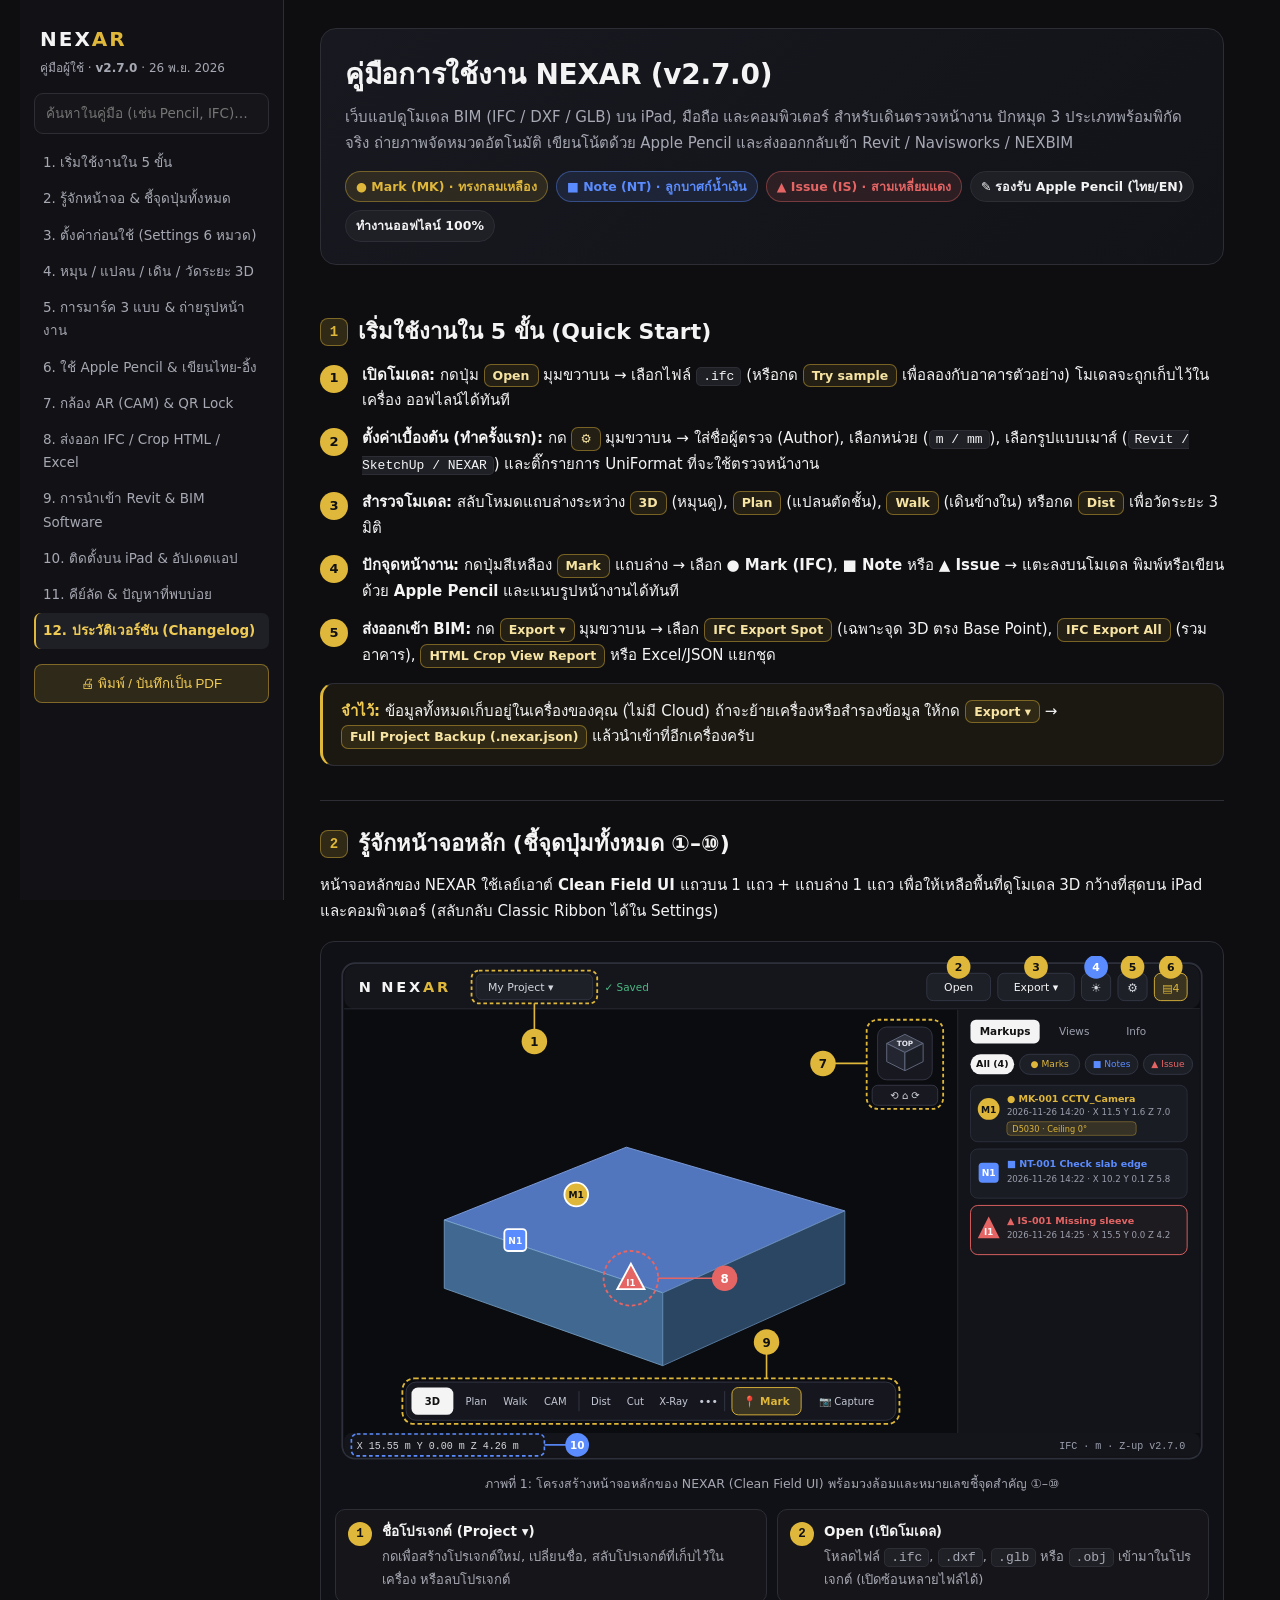
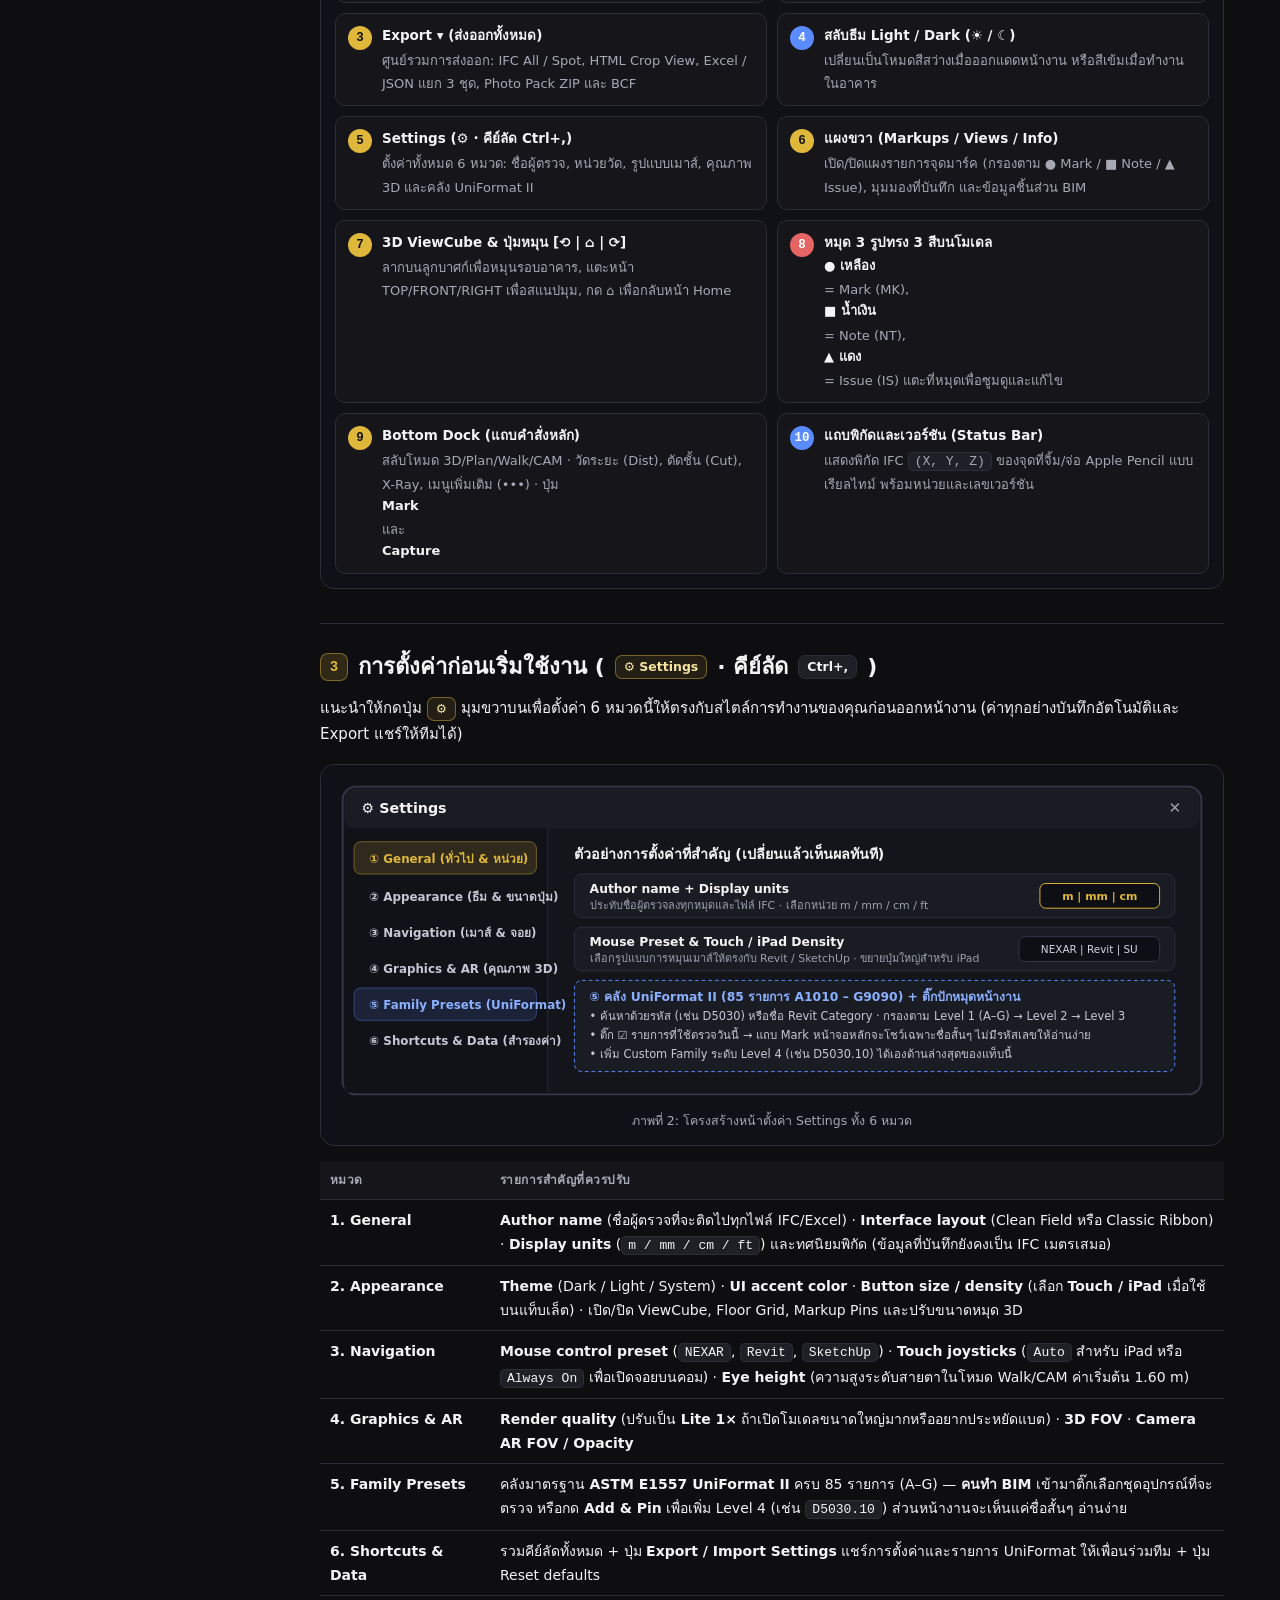
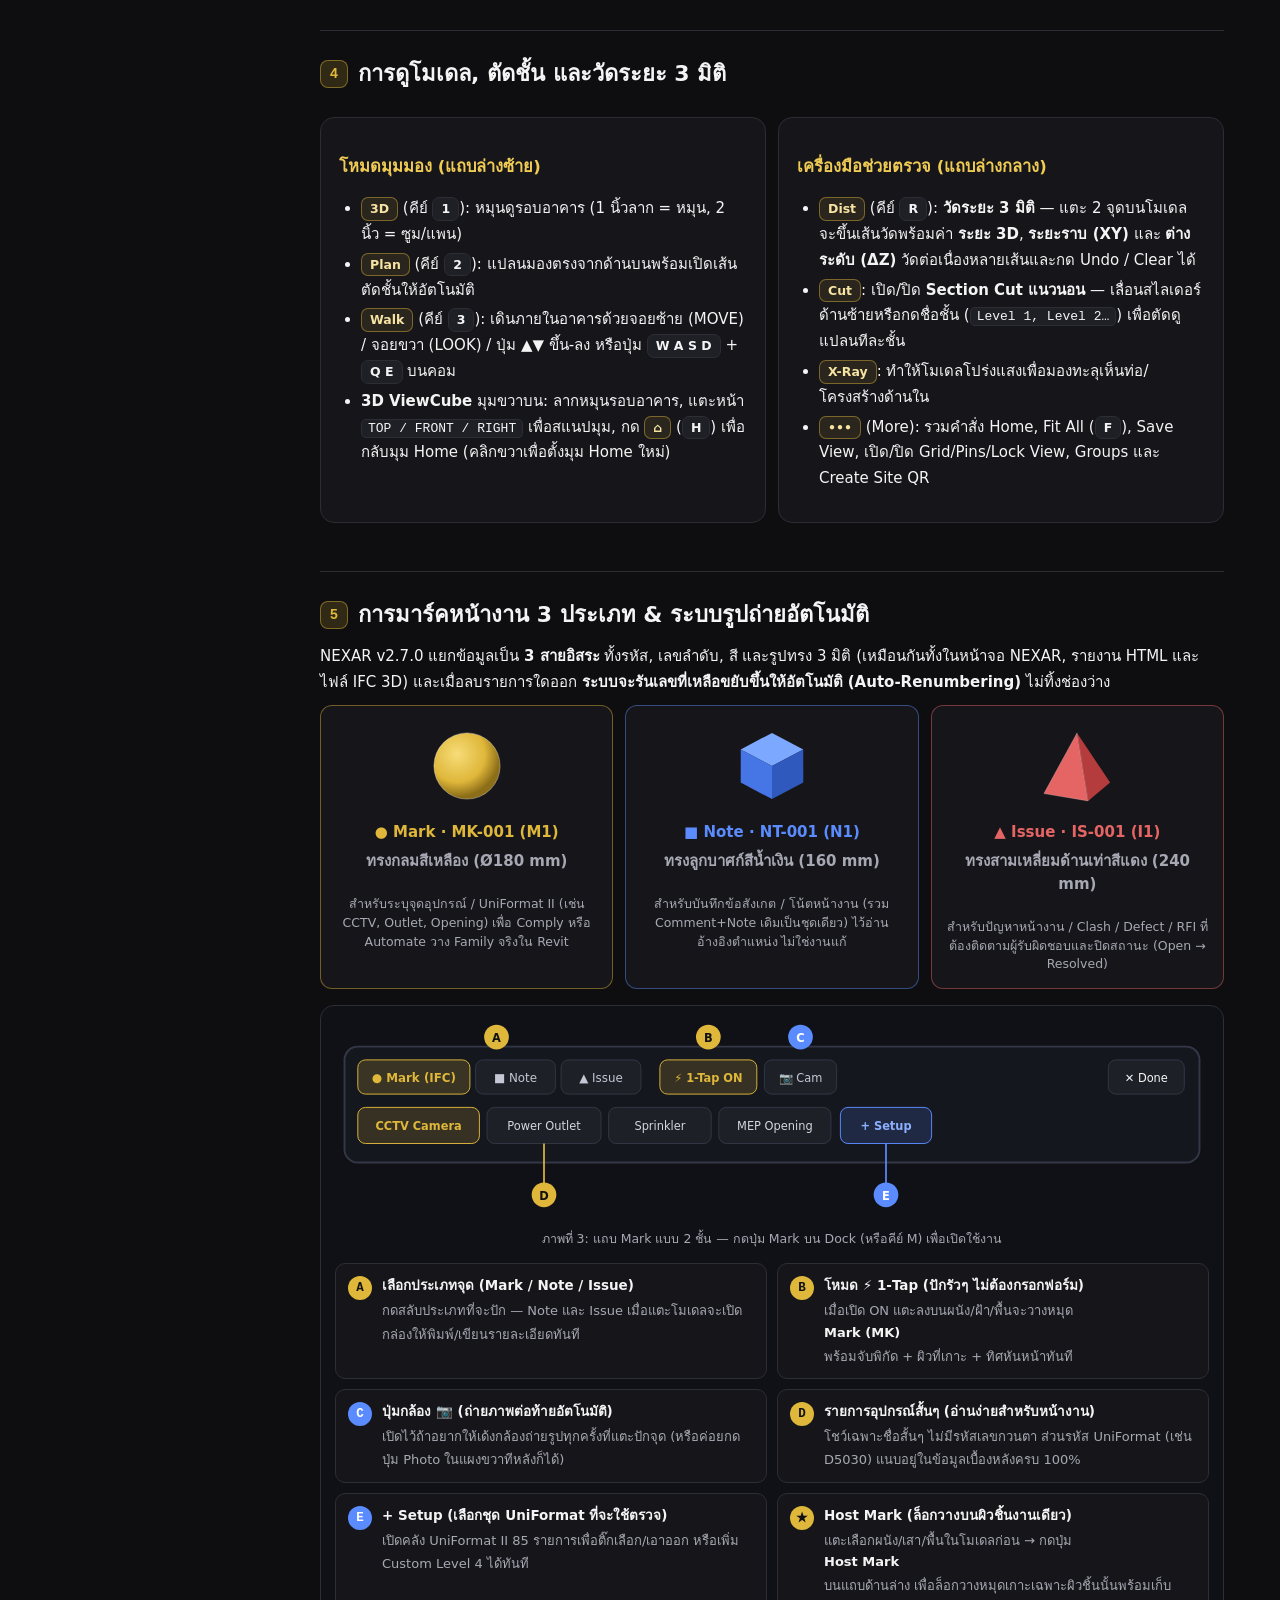
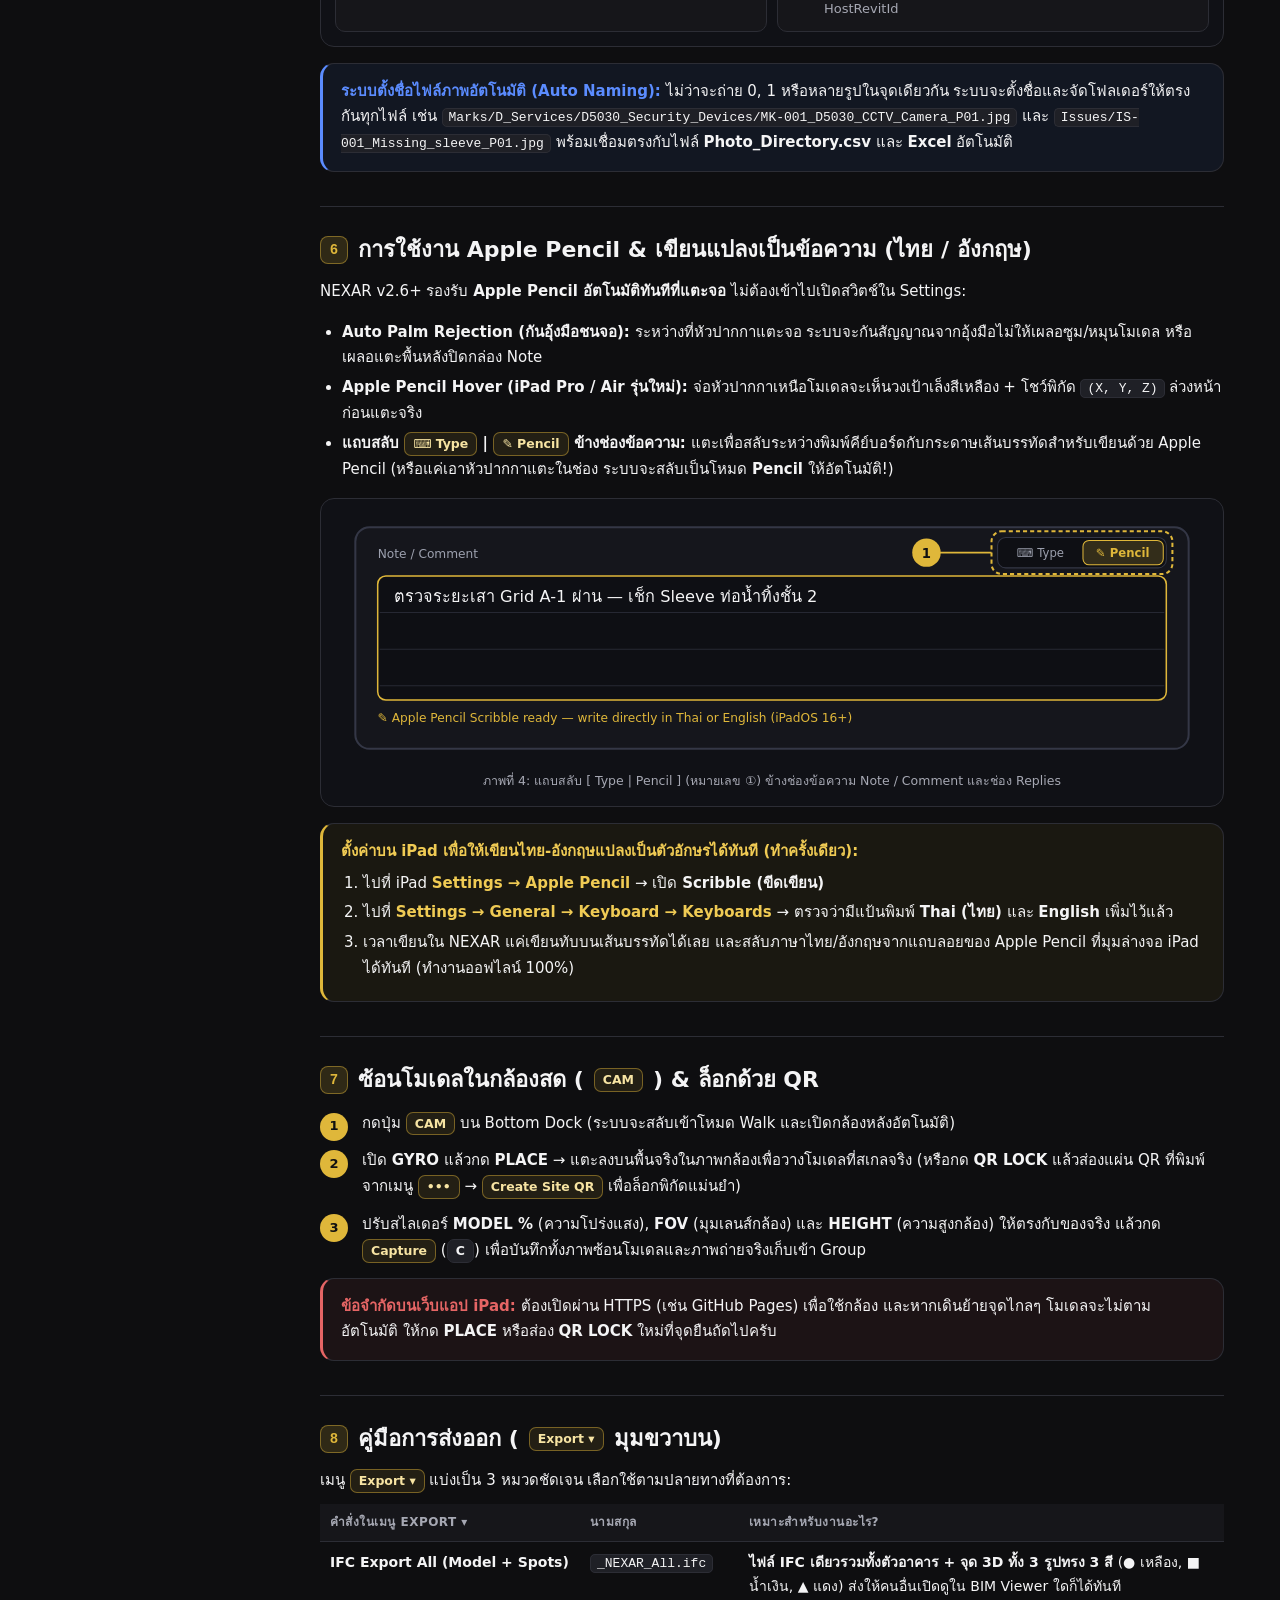
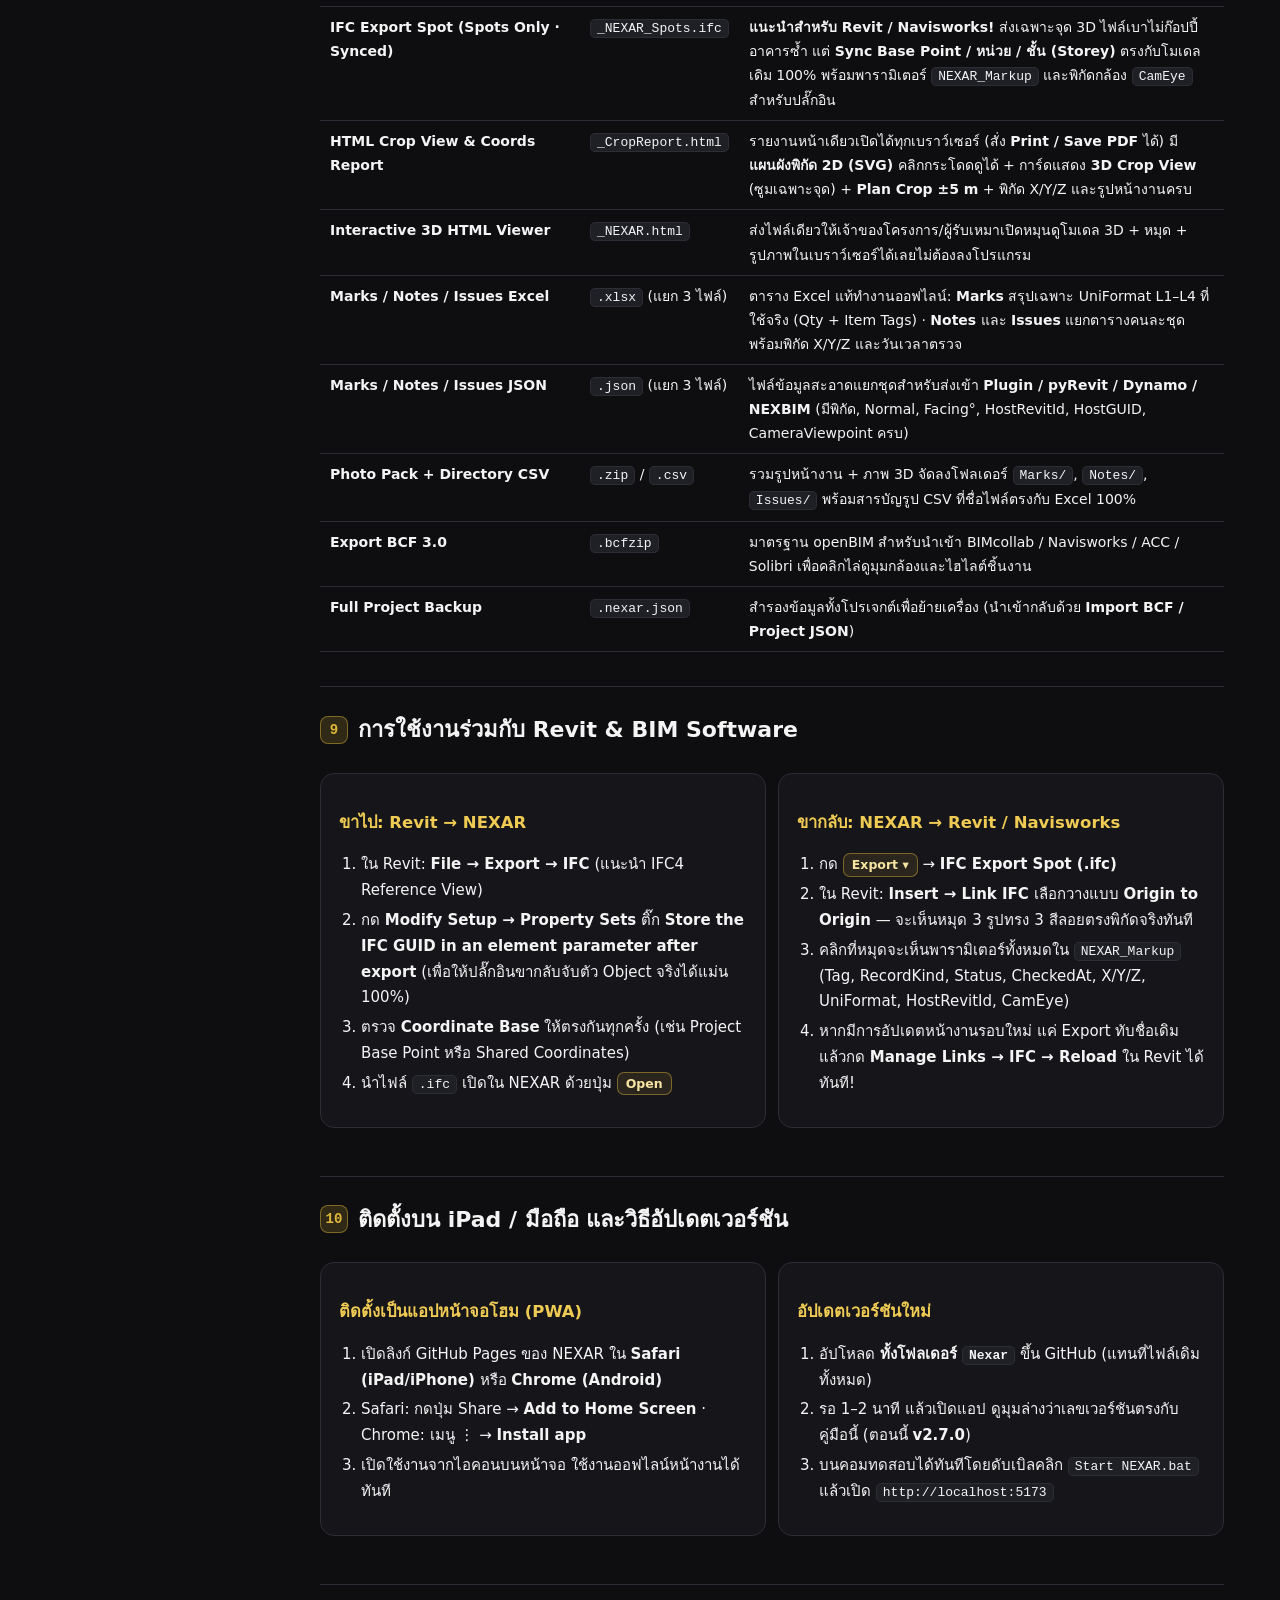
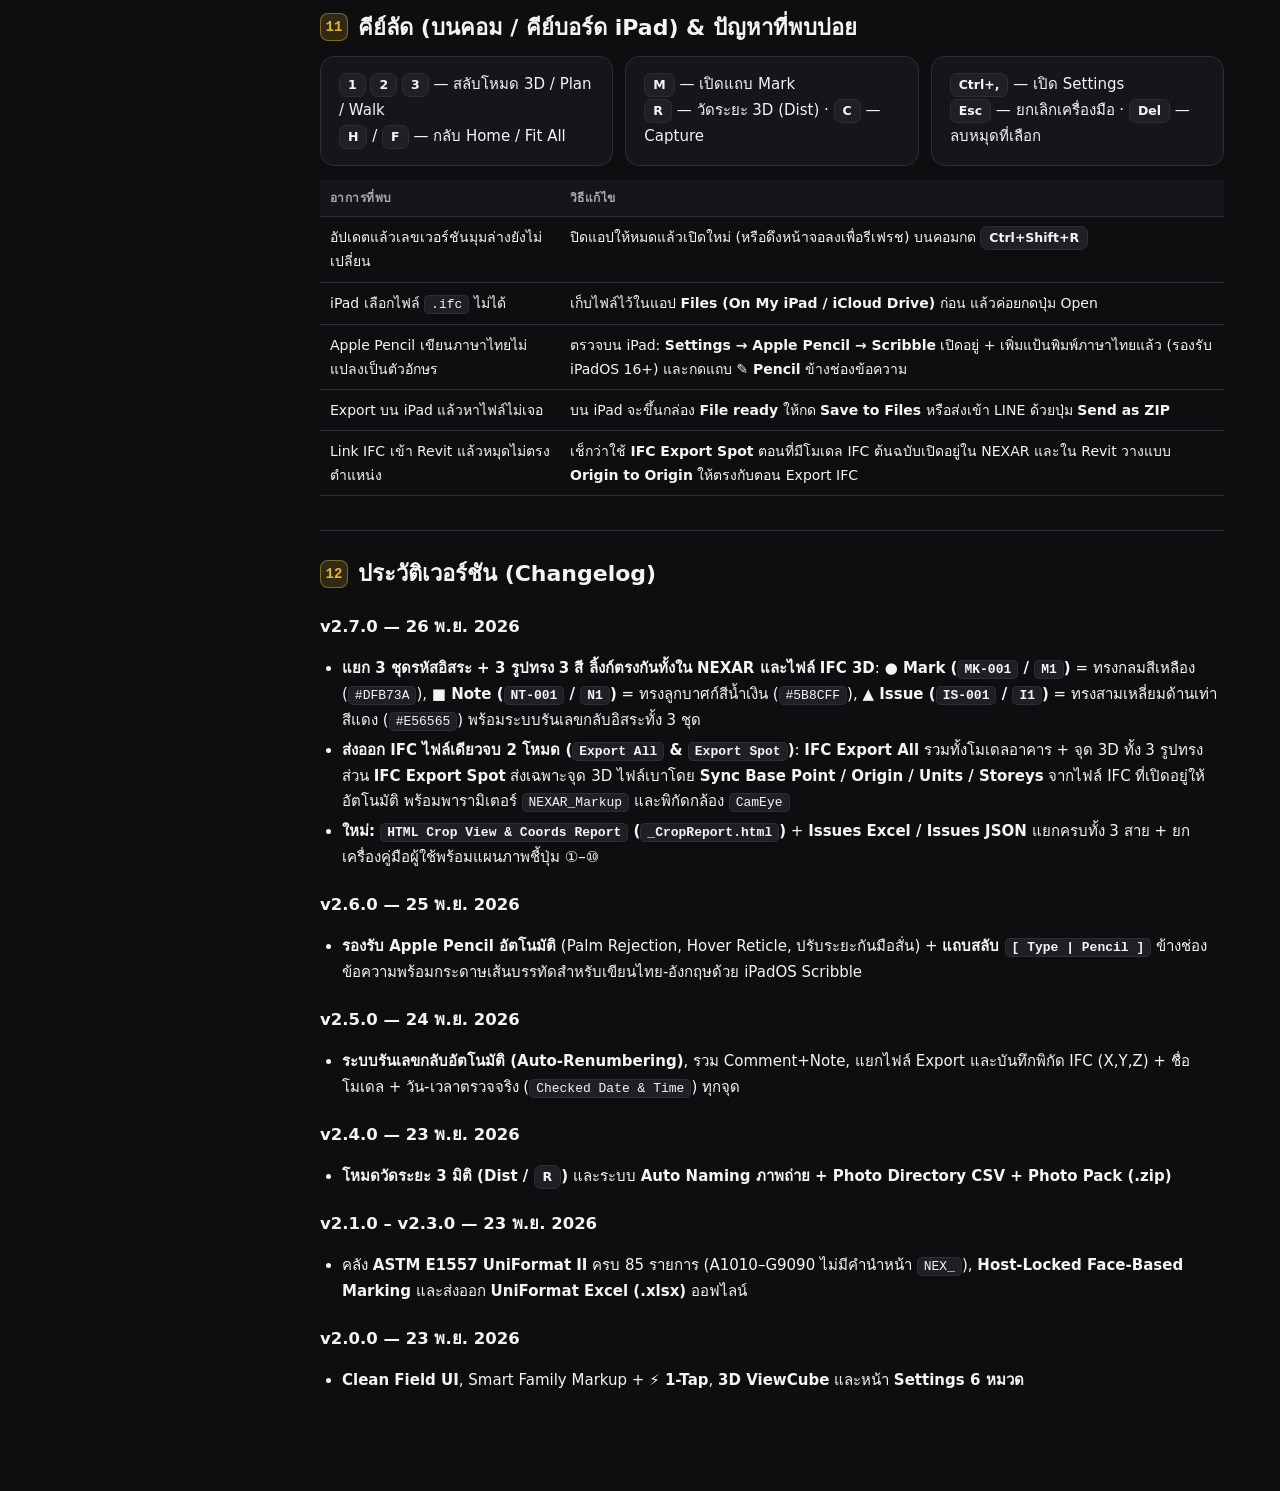
<file: docs/manual.html>
<!doctype html>
<html lang="th">
<head>
<meta charset="utf-8">
<meta name="viewport" content="width=device-width,initial-scale=1,viewport-fit=cover">
<title>NEXAR v2.7.0 — คู่มือการใช้งานฉบับสมบูรณ์</title>
<meta name="description" content="คู่มือการใช้งาน NEXAR v2.7.0 พร้อมแผนภาพชี้ปุ่ม วงจุด และคำอธิบายครบตั้งแต่ Settings จนถึงการส่งออกเข้า BIM Software">
<link rel="icon" href="../brand/icons/icon.svg">
<style>
:root{--bg:#0E0E10;--sf:#16161A;--sf2:#1F2026;--ln:#2C2D35;--tx:#F4F4F5;--tx2:#A6A8B3;--ac:#DFB73A;--ac2:#F0CB54;--blue:#5B8CFF;--red:#E56565;--green:#4CB884}
*{box-sizing:border-box}
html{scroll-behavior:smooth;scroll-padding-top:18px}
body{margin:0;background:var(--bg);color:var(--tx);font:15px/1.72 system-ui,-apple-system,"Segoe UI","Noto Sans Thai",Roboto,sans-serif}
a{color:var(--ac2);text-decoration:none}
a:hover{text-decoration:underline}
.wrap{display:grid;grid-template-columns:264px minmax(0,1fr);max-width:1240px;margin:0 auto}
nav{position:sticky;top:0;height:100vh;overflow:auto;padding:22px 14px;border-right:1px solid var(--ln);background:#121216}
nav .logo{font-weight:800;font-size:20px;letter-spacing:.1em;margin:0 6px 2px}
nav .logo b{color:var(--ac)}
nav .ver{color:var(--tx2);font-size:12px;margin:0 6px 14px}
nav input{width:100%;background:var(--sf);border:1px solid var(--ln);border-radius:9px;color:var(--tx);padding:8px 11px;font:inherit;font-size:13.5px;margin-bottom:10px}
nav input:focus{outline:none;border-color:var(--ac)}
nav a{display:flex;align-items:center;gap:8px;padding:6px 9px;border-radius:7px;color:var(--tx2);font-size:13.5px;margin:1px 0;text-decoration:none}
nav a:hover,nav a.on{background:var(--sf2);color:var(--tx)}
nav a.on{border-left:2.5px solid var(--ac);padding-left:7px;color:var(--ac2);font-weight:600}
.print-btn{margin-top:14px;width:100%;padding:8px 12px;border-radius:8px;border:1px solid rgba(223,183,58,.45);background:rgba(223,183,58,.14);color:var(--ac2);font:600 13px inherit;cursor:pointer}
.print-btn:hover{background:rgba(223,183,58,.24)}

main{padding:28px 36px 90px;min-width:0}
.hero{background:linear-gradient(135deg,#181920 0%,#121318 100%);border:1px solid var(--ln);border-radius:16px;padding:22px 24px;margin-bottom:24px}
.hero h1{font-size:28px;margin:0 0 6px;letter-spacing:-.01em}
.hero p{color:var(--tx2);margin:0 0 14px;font-size:15px}
.badges{display:flex;gap:8px;flex-wrap:wrap}
.badge{display:inline-flex;align-items:center;gap:6px;padding:4px 10px;border-radius:99px;font-size:12.5px;font-weight:600;background:var(--sf2);border:1px solid var(--ln);color:var(--tx)}
.badge.y{color:var(--ac);border-color:rgba(223,183,58,.4);background:rgba(223,183,58,.12)}
.badge.b{color:var(--blue);border-color:rgba(91,140,255,.4);background:rgba(91,140,255,.12)}
.badge.r{color:var(--red);border-color:rgba(229,101,101,.4);background:rgba(229,101,101,.12)}

section{border-top:1px solid var(--ln);padding-top:14px;margin-top:34px}
section:first-of-type{border-top:0;margin-top:8px}
h2{font-size:22px;margin:10px 0 10px;display:flex;align-items:center;gap:10px}
h2 .sec-n{display:inline-grid;place-items:center;width:28px;height:28px;border-radius:8px;background:rgba(223,183,58,.16);border:1px solid rgba(223,183,58,.45);color:var(--ac);font:700 14px ui-monospace,monospace;flex:none}
h3{font-size:16.5px;margin:20px 0 8px;color:var(--ac2)}
p{margin:6px 0 10px}
.card{background:var(--sf);border:1px solid var(--ln);border-radius:14px;padding:15px 18px;margin:14px 0}
.tip{border-left:3.5px solid var(--ac);background:#1a1811}
.info{border-left:3.5px solid var(--blue);background:#121722}
.warn{border-left:3.5px solid var(--red);background:#1c1315}
.tip b:first-child{color:var(--ac2)}
.info b:first-child{color:var(--blue)}
.warn b:first-child{color:var(--red)}

kbd,.btn{display:inline-block;font:600 12.5px/1.1 system-ui,sans-serif;padding:4px 8px;border-radius:7px;border:1px solid var(--ln);background:var(--sf2);color:var(--tx);white-space:nowrap}
.btn{border-color:rgba(223,183,58,.45);color:#f7e4a3;background:rgba(223,183,58,.1)}
.mono{font-family:ui-monospace,Consolas,monospace;font-size:13px;background:var(--sf2);padding:1px 6px;border-radius:5px;border:1px solid var(--ln)}

.steps{counter-reset:s;list-style:none;padding:0;margin:10px 0}
.steps>li{counter-increment:s;position:relative;padding-left:42px;margin:12px 0}
.steps>li::before{content:counter(s);position:absolute;left:0;top:2px;width:28px;height:28px;border-radius:50%;background:var(--ac);color:#111;display:grid;place-items:center;font-weight:800;font-size:13px}

/* Annotated diagram frame + callout legend */
.fig{background:#101116;border:1px solid var(--ln);border-radius:14px;padding:14px;margin:16px 0}
.fig-cap{font-size:12.5px;color:var(--tx2);margin:8px 2px 0;text-align:center}
.diagram{width:100%;height:auto;display:block;border-radius:10px}
.callout-grid{display:grid;grid-template-columns:repeat(2,minmax(0,1fr));gap:10px;margin-top:14px}
.co{display:flex;gap:10px;align-items:flex-start;background:var(--sf);border:1px solid var(--ln);border-radius:10px;padding:10px 12px;font-size:13.5px}
.co .num{width:24px;height:24px;border-radius:50%;background:var(--ac);color:#111;font:800 12.5px ui-monospace,monospace;display:grid;place-items:center;flex:none;margin-top:2px}
.co .num.b{background:var(--blue);color:#fff}
.co .num.r{background:var(--red);color:#fff}
.co b{color:var(--tx);display:block;margin-bottom:2px}
.co span{color:var(--tx2);font-size:13px;line-height:1.55}

.grid2{display:grid;grid-template-columns:1fr 1fr;gap:12px}
.grid3{display:grid;grid-template-columns:repeat(3,1fr);gap:12px}
.shape-card{background:var(--sf);border:1px solid var(--ln);border-radius:12px;padding:14px;text-align:center}
.shape-card svg{width:92px;height:92px;display:block;margin:0 auto 8px}
.shape-card b{display:block;font-size:15px;margin-bottom:4px}
.shape-card small{color:var(--tx2);display:block;font-size:12.5px;line-height:1.5}

table{width:100%;border-collapse:collapse;font-size:14px;margin:10px 0}
th,td{text-align:left;padding:8px 10px;border-bottom:1px solid var(--ln);vertical-align:top}
th{color:var(--tx2);font-weight:600;font-size:12px;text-transform:uppercase;letter-spacing:.04em;background:var(--sf)}
ol,ul{padding-left:22px}
li{margin:4px 0}
.chg h3{color:var(--tx)}
.hide{display:none!important}

@media (max-width:900px){
  .wrap{grid-template-columns:1fr}
  nav{position:static;height:auto;border-right:0;border-bottom:1px solid var(--ln)}
  main{padding:18px 16px 64px}
  .callout-grid,.grid2,.grid3{grid-template-columns:1fr}
}
@media print{
  nav,.print-btn{display:none!important}
  .wrap{display:block}
  body{background:#fff;color:#111}
  .card,.co,.fig,.hero,.shape-card{background:#fff;border-color:#ccc;color:#111;break-inside:avoid}
  .co span,.hero p,.fig-cap,.shape-card small,th{color:#444}
  .mono{background:#f2f2f5;border-color:#ccc;color:#111}
}
</style>
</head>
<body>
<div class="wrap">
<nav id="toc">
  <div class="logo">NEX<b>AR</b></div>
  <div class="ver">คู่มือผู้ใช้ · <b>v2.7.0</b> · 26 พ.ย. 2026</div>
  <input id="q" placeholder="ค้นหาในคู่มือ (เช่น Pencil, IFC)…" aria-label="Search the manual">
  <a href="#start">1. เริ่มใช้งานใน 5 ขั้น</a>
  <a href="#screen">2. รู้จักหน้าจอ &amp; ชี้จุดปุ่มทั้งหมด</a>
  <a href="#settings">3. ตั้งค่าก่อนใช้ (Settings 6 หมวด)</a>
  <a href="#nav">4. หมุน / แปลน / เดิน / วัดระยะ 3D</a>
  <a href="#mark">5. การมาร์ค 3 แบบ &amp; ถ่ายรูปหน้างาน</a>
  <a href="#pencil">6. ใช้ Apple Pencil &amp; เขียนไทย-อิ้ง</a>
  <a href="#cam">7. กล้อง AR (CAM) &amp; QR Lock</a>
  <a href="#export">8. ส่งออก IFC / Crop HTML / Excel</a>
  <a href="#revit">9. การนำเข้า Revit &amp; BIM Software</a>
  <a href="#install">10. ติดตั้งบน iPad &amp; อัปเดตแอป</a>
  <a href="#faq">11. คีย์ลัด &amp; ปัญหาที่พบบ่อย</a>
  <a href="#changelog">12. ประวัติเวอร์ชัน (Changelog)</a>
  <button type="button" class="print-btn" onclick="window.print()">🖨 พิมพ์ / บันทึกเป็น PDF</button>
</nav>

<main>
<div class="hero">
  <h1>คู่มือการใช้งาน NEXAR (v2.7.0)</h1>
  <p>เว็บแอปดูโมเดล BIM (IFC / DXF / GLB) บน iPad, มือถือ และคอมพิวเตอร์ สำหรับเดินตรวจหน้างาน ปักหมุด 3 ประเภทพร้อมพิกัดจริง ถ่ายภาพจัดหมวดอัตโนมัติ เขียนโน้ตด้วย Apple Pencil และส่งออกกลับเข้า Revit / Navisworks / NEXBIM</p>
  <div class="badges">
    <span class="badge y">● Mark (MK) · ทรงกลมเหลือง</span>
    <span class="badge b">■ Note (NT) · ลูกบาศก์น้ำเงิน</span>
    <span class="badge r">▲ Issue (IS) · สามเหลี่ยมแดง</span>
    <span class="badge">✎ รองรับ Apple Pencil (ไทย/EN)</span>
    <span class="badge">ทำงานออฟไลน์ 100%</span>
  </div>
</div>

<!-- ============================================================ 1. QUICK START -->
<section id="start">
<h2><span class="sec-n">1</span> เริ่มใช้งานใน 5 ขั้น (Quick Start)</h2>
<ol class="steps">
  <li><b>เปิดโมเดล:</b> กดปุ่ม <span class="btn">Open</span> มุมขวาบน → เลือกไฟล์ <span class="mono">.ifc</span> (หรือกด <span class="btn">Try sample</span> เพื่อลองกับอาคารตัวอย่าง) โมเดลจะถูกเก็บไว้ในเครื่อง ออฟไลน์ได้ทันที</li>
  <li><b>ตั้งค่าเบื้องต้น (ทำครั้งแรก):</b> กด <span class="btn">⚙</span> มุมขวาบน → ใส่ชื่อผู้ตรวจ (Author), เลือกหน่วย (<span class="mono">m / mm</span>), เลือกรูปแบบเมาส์ (<span class="mono">Revit / SketchUp / NEXAR</span>) และติ๊กรายการ UniFormat ที่จะใช้ตรวจหน้างาน</li>
  <li><b>สำรวจโมเดล:</b> สลับโหมดแถบล่างระหว่าง <span class="btn">3D</span> (หมุนดู), <span class="btn">Plan</span> (แปลนตัดชั้น), <span class="btn">Walk</span> (เดินข้างใน) หรือกด <span class="btn">Dist</span> เพื่อวัดระยะ 3 มิติ</li>
  <li><b>ปักจุดหน้างาน:</b> กดปุ่มสีเหลือง <span class="btn">Mark</span> แถบล่าง → เลือก <b>● Mark (IFC)</b>, <b>■ Note</b> หรือ <b>▲ Issue</b> → แตะลงบนโมเดล พิมพ์หรือเขียนด้วย <b>Apple Pencil</b> และแนบรูปหน้างานได้ทันที</li>
  <li><b>ส่งออกเข้า BIM:</b> กด <span class="btn">Export ▾</span> มุมขวาบน → เลือก <span class="btn">IFC Export Spot</span> (เฉพาะจุด 3D ตรง Base Point), <span class="btn">IFC Export All</span> (รวมอาคาร), <span class="btn">HTML Crop View Report</span> หรือ Excel/JSON แยกชุด</li>
</ol>
<div class="card tip"><b>จำไว้:</b> ข้อมูลทั้งหมดเก็บอยู่ในเครื่องของคุณ (ไม่มี Cloud) ถ้าจะย้ายเครื่องหรือสำรองข้อมูล ให้กด <span class="btn">Export ▾</span> → <span class="btn">Full Project Backup (.nexar.json)</span> แล้วนำเข้าที่อีกเครื่องครับ</div>
</section>

<!-- ============================================================ 2. SCREEN OVERVIEW -->
<section id="screen">
<h2><span class="sec-n">2</span> รู้จักหน้าจอหลัก (ชี้จุดปุ่มทั้งหมด ①–⑩)</h2>
<p>หน้าจอหลักของ NEXAR ใช้เลย์เอาต์ <b>Clean Field UI</b> แถวบน 1 แถว + แถบล่าง 1 แถว เพื่อให้เหลือพื้นที่ดูโมเดล 3D กว้างที่สุดบน iPad และคอมพิวเตอร์ (สลับกลับ Classic Ribbon ได้ใน Settings)</p>

<div class="fig">
<svg class="diagram" viewBox="0 0 960 560" role="img" aria-label="แผนภาพหน้าจอหลัก NEXAR พร้อมวงชี้ปุ่ม 1 ถึง 10">
  <!-- App Frame -->
  <rect x="8" y="8" width="944" height="544" rx="14" fill="#0B0C10" stroke="#2D303A" stroke-width="2"/>
  <!-- Top Bar -->
  <rect x="10" y="10" width="940" height="48" rx="12" fill="#15161B"/>
  <line x1="10" y1="58" x2="950" y2="58" stroke="#2A2C34"/>
  <text x="26" y="40" fill="#F4F4F5" font-size="16" font-weight="800" letter-spacing="3">N  NEX<tspan fill="#DFB73A">AR</tspan></text>
  <rect x="155" y="20" width="128" height="28" rx="6" fill="#1E2028" stroke="#323542"/>
  <text x="168" y="38" fill="#D4D6DE" font-size="12">My Project ▾</text>
  <text x="296" y="38" fill="#4CB884" font-size="11.5">✓ Saved</text>

  <!-- Top Right Buttons -->
  <rect x="650" y="19" width="70" height="30" rx="7" fill="#1E2028" stroke="#343746"/>
  <text x="685" y="38" fill="#F4F4F5" font-size="12" text-anchor="middle">Open</text>
  <rect x="728" y="19" width="84" height="30" rx="7" fill="#1E2028" stroke="#343746"/>
  <text x="770" y="38" fill="#F4F4F5" font-size="12" text-anchor="middle">Export ▾</text>
  <rect x="820" y="19" width="32" height="30" rx="7" fill="#1E2028" stroke="#343746"/>
  <text x="836" y="39" fill="#D4D6DE" font-size="13" text-anchor="middle">☀</text>
  <rect x="860" y="19" width="32" height="30" rx="7" fill="#1E2028" stroke="#343746"/>
  <text x="876" y="39" fill="#D4D6DE" font-size="13" text-anchor="middle">⚙</text>
  <rect x="900" y="19" width="36" height="30" rx="7" fill="rgba(223,183,58,.18)" stroke="#DFB73A"/>
  <text x="918" y="39" fill="#DFB73A" font-size="12" text-anchor="middle">▤4</text>

  <!-- Right Panel -->
  <rect x="684" y="59" width="266" height="465" fill="#131419"/>
  <line x1="684" y1="59" x2="684" y2="524" stroke="#2A2C34"/>
  <!-- Panel Tabs -->
  <rect x="698" y="70" width="76" height="26" rx="6" fill="#F4F4F5"/>
  <text x="736" y="87" fill="#111" font-size="11.5" font-weight="700" text-anchor="middle">Markups</text>
  <text x="812" y="87" fill="#9CA0AE" font-size="11.5" text-anchor="middle">Views</text>
  <text x="880" y="87" fill="#9CA0AE" font-size="11.5" text-anchor="middle">Info</text>
  <!-- Filter Pills -->
  <rect x="698" y="108" width="48" height="22" rx="11" fill="#F4F4F5"/><text x="722" y="122" fill="#111" font-size="10.5" font-weight="700" text-anchor="middle">All (4)</text>
  <rect x="752" y="108" width="66" height="22" rx="11" fill="#1D1F27" stroke="#343746"/><text x="785" y="122" fill="#DFB73A" font-size="10" text-anchor="middle">● Marks</text>
  <rect x="824" y="108" width="58" height="22" rx="11" fill="#1D1F27" stroke="#343746"/><text x="853" y="122" fill="#5B8CFF" font-size="10" text-anchor="middle">■ Notes</text>
  <rect x="888" y="108" width="54" height="22" rx="11" fill="#1D1F27" stroke="#343746"/><text x="915" y="122" fill="#E56565" font-size="10" text-anchor="middle">▲ Issue</text>
  <!-- Sample Panel Cards -->
  <rect x="698" y="142" width="238" height="62" rx="8" fill="#1A1C23" stroke="#2C2F3C"/>
  <circle cx="718" cy="168" r="12" fill="#DFB73A"/><text x="718" y="172" fill="#111" font-size="10" font-weight="800" text-anchor="middle">M1</text>
  <text x="738" y="160" fill="#DFB73A" font-size="10.5" font-weight="700">● MK-001  CCTV_Camera</text>
  <text x="738" y="175" fill="#9CA0AE" font-size="9.5">2026-11-26 14:20 · X 11.5 Y 1.6 Z 7.0</text>
  <rect x="738" y="182" width="142" height="15" rx="4" fill="rgba(223,183,58,.14)" stroke="rgba(223,183,58,.4)"/><text x="744" y="193" fill="#DFB73A" font-size="9">D5030 · Ceiling 0°</text>

  <rect x="698" y="212" width="238" height="54" rx="8" fill="#1A1C23" stroke="#2C2F3C"/>
  <rect x="707" y="227" width="22" height="22" rx="4" fill="#5B8CFF"/><text x="718" y="242" fill="#fff" font-size="10" font-weight="800" text-anchor="middle">N1</text>
  <text x="738" y="232" fill="#5B8CFF" font-size="10.5" font-weight="700">■ NT-001  Check slab edge</text>
  <text x="738" y="248" fill="#9CA0AE" font-size="9.5">2026-11-26 14:22 · X 10.2 Y 0.1 Z 5.8</text>

  <rect x="698" y="274" width="238" height="54" rx="8" fill="#1E1B20" stroke="#E56565"/>
  <polygon points="718,286 730,310 706,310" fill="#E56565"/><text x="718" y="306" fill="#fff" font-size="9.5" font-weight="800" text-anchor="middle">I1</text>
  <text x="738" y="294" fill="#E56565" font-size="10.5" font-weight="700">▲ IS-001  Missing sleeve</text>
  <text x="738" y="310" fill="#9CA0AE" font-size="9.5">2026-11-26 14:25 · X 15.5 Y 0.0 Z 4.2</text>

  <!-- 3D Viewport Building Sketch -->
  <g transform="translate(80,150)">
    <polygon points="40,140 240,60 480,130 280,220" fill="#5C85D6" opacity=".88" stroke="#90B4F8"/>
    <polygon points="40,140 280,220 280,300 40,215" fill="#46729E" opacity=".9" stroke="#7BA6CE"/>
    <polygon points="280,220 480,130 480,210 280,300" fill="#2F4D6D" opacity=".9" stroke="#648BB4"/>
    <!-- 3D Pins on Building -->
    <g transform="translate(185,112)"><circle r="13" fill="#DFB73A" stroke="#fff" stroke-width="2"/><text y="4" fill="#111" font-size="10" font-weight="800" text-anchor="middle">M1</text></g>
    <g transform="translate(118,162)"><rect x="-12" y="-12" width="24" height="24" rx="4" fill="#5B8CFF" stroke="#fff" stroke-width="2"/><text y="4" fill="#fff" font-size="10" font-weight="800" text-anchor="middle">N1</text></g>
    <g transform="translate(245,204)"><polygon points="0,-16 15,12 -15,12" fill="#E56565" stroke="#fff" stroke-width="2"/><text y="8" fill="#fff" font-size="9.5" font-weight="800" text-anchor="middle">I1</text></g>
  </g>

  <!-- ViewCube Top-Right of Viewport -->
  <g transform="translate(590,74)">
    <rect x="6" y="4" width="60" height="58" rx="10" fill="#181920" stroke="#363947"/>
    <polygon points="36,12 56,22 36,32 16,22" fill="#323542" stroke="#666C82"/>
    <polygon points="16,22 36,32 36,52 16,42" fill="#232630" stroke="#666C82"/>
    <polygon points="56,22 36,32 36,52 56,42" fill="#1A1C24" stroke="#666C82"/>
    <text x="36" y="25" fill="#E4E6EE" font-size="8" font-weight="700" text-anchor="middle">TOP</text>
    <rect x="0" y="68" width="72" height="22" rx="6" fill="#181920" stroke="#363947"/>
    <text x="36" y="83" fill="#D4D6DE" font-size="11" text-anchor="middle">⟲  ⌂  ⟳</text>
  </g>

  <!-- Bottom Dock -->
  <rect x="78" y="468" width="538" height="42" rx="11" fill="#16171E" stroke="#343746"/>
  <rect x="84" y="474" width="46" height="30" rx="7" fill="#F4F4F5"/><text x="107" y="493" fill="#111" font-size="11" font-weight="700" text-anchor="middle">3D</text>
  <text x="155" y="493" fill="#C4C7D4" font-size="11" text-anchor="middle">Plan</text>
  <text x="198" y="493" fill="#C4C7D4" font-size="11" text-anchor="middle">Walk</text>
  <text x="242" y="493" fill="#C4C7D4" font-size="11" text-anchor="middle">CAM</text>
  <line x1="268" y1="478" x2="268" y2="500" stroke="#343746"/>
  <text x="292" y="493" fill="#C4C7D4" font-size="11" text-anchor="middle">Dist</text>
  <text x="330" y="493" fill="#C4C7D4" font-size="11" text-anchor="middle">Cut</text>
  <text x="372" y="493" fill="#C4C7D4" font-size="11" text-anchor="middle">X-Ray</text>
  <text x="410" y="493" fill="#C4C7D4" font-size="12" text-anchor="middle">•••</text>
  <line x1="428" y1="478" x2="428" y2="500" stroke="#343746"/>
  <rect x="436" y="474" width="76" height="30" rx="7" fill="rgba(223,183,58,.18)" stroke="#DFB73A"/><text x="474" y="493" fill="#DFB73A" font-size="11.5" font-weight="700" text-anchor="middle">📍 Mark</text>
  <text x="562" y="493" fill="#C4C7D4" font-size="11" text-anchor="middle">📷 Capture</text>

  <!-- Status Bar -->
  <rect x="10" y="524" width="940" height="26" rx="8" fill="#14151A"/>
  <text x="24" y="541" fill="#D4D6DE" font-size="11" font-family="ui-monospace,monospace">X 15.55 m  Y 0.00 m  Z 4.26 m</text>
  <text x="934" y="541" fill="#9CA0AE" font-size="11" font-family="ui-monospace,monospace" text-anchor="end">IFC · m · Z-up   v2.7.0</text>

  <!-- CALLOUT RINGS & ARROWS -->
  <!-- 1 Project -->
  <rect x="150" y="16" width="138" height="36" rx="8" fill="none" stroke="#DFB73A" stroke-width="2" stroke-dasharray="4 3"/>
  <line x1="219" y1="52" x2="219" y2="90" stroke="#DFB73A" stroke-width="1.8"/>
  <circle cx="219" cy="94" r="14" fill="#DFB73A"/><text x="219" y="99" fill="#111" font-size="13" font-weight="800" text-anchor="middle">1</text>

  <!-- 2 Open -->
  <circle cx="685" cy="12" r="13" fill="#DFB73A"/><text x="685" y="17" fill="#111" font-size="12" font-weight="800" text-anchor="middle">2</text>
  <!-- 3 Export -->
  <circle cx="770" cy="12" r="13" fill="#DFB73A"/><text x="770" y="17" fill="#111" font-size="12" font-weight="800" text-anchor="middle">3</text>
  <!-- 4 Theme -->
  <circle cx="836" cy="12" r="13" fill="#5B8CFF"/><text x="836" y="17" fill="#fff" font-size="12" font-weight="800" text-anchor="middle">4</text>
  <!-- 5 Settings -->
  <circle cx="876" cy="12" r="13" fill="#DFB73A"/><text x="876" y="17" fill="#111" font-size="12" font-weight="800" text-anchor="middle">5</text>
  <!-- 6 Panel -->
  <circle cx="918" cy="12" r="13" fill="#DFB73A"/><text x="918" y="17" fill="#111" font-size="12" font-weight="800" text-anchor="middle">6</text>

  <!-- 7 ViewCube -->
  <rect x="584" y="70" width="84" height="98" rx="12" fill="none" stroke="#DFB73A" stroke-width="2" stroke-dasharray="4 3"/>
  <line x1="584" y1="118" x2="546" y2="118" stroke="#DFB73A" stroke-width="1.8"/>
  <circle cx="536" cy="118" r="14" fill="#DFB73A"/><text x="536" y="123" fill="#111" font-size="13" font-weight="800" text-anchor="middle">7</text>

  <!-- 8 3D Pins -->
  <circle cx="325" cy="354" r="30" fill="none" stroke="#E56565" stroke-width="2" stroke-dasharray="4 3"/>
  <line x1="355" y1="354" x2="418" y2="354" stroke="#E56565" stroke-width="1.8"/>
  <circle cx="428" cy="354" r="14" fill="#E56565"/><text x="428" y="359" fill="#fff" font-size="13" font-weight="800" text-anchor="middle">8</text>

  <!-- 9 Bottom Dock -->
  <rect x="74" y="464" width="546" height="50" rx="13" fill="none" stroke="#DFB73A" stroke-width="2" stroke-dasharray="5 3"/>
  <line x1="474" y1="464" x2="474" y2="434" stroke="#DFB73A" stroke-width="1.8"/>
  <circle cx="474" cy="424" r="14" fill="#DFB73A"/><text x="474" y="429" fill="#111" font-size="13" font-weight="800" text-anchor="middle">9</text>

  <!-- 10 Status Bar -->
  <rect x="18" y="525" width="212" height="24" rx="6" fill="none" stroke="#5B8CFF" stroke-width="1.8" stroke-dasharray="4 3"/>
  <line x1="230" y1="537" x2="254" y2="537" stroke="#5B8CFF" stroke-width="1.8"/>
  <circle cx="266" cy="537" r="13" fill="#5B8CFF"/><text x="266" y="542" fill="#fff" font-size="11.5" font-weight="800" text-anchor="middle">10</text>
</svg>
<div class="fig-cap">ภาพที่ 1: โครงสร้างหน้าจอหลักของ NEXAR (Clean Field UI) พร้อมวงล้อมและหมายเลขชี้จุดสำคัญ ①–⑩</div>

<div class="callout-grid">
  <div class="co"><span class="num">1</span><div><b>ชื่อโปรเจกต์ (Project ▾)</b><span>กดเพื่อสร้างโปรเจกต์ใหม่, เปลี่ยนชื่อ, สลับโปรเจกต์ที่เก็บไว้ในเครื่อง หรือลบโปรเจกต์</span></div></div>
  <div class="co"><span class="num">2</span><div><b>Open (เปิดโมเดล)</b><span>โหลดไฟล์ <span class="mono">.ifc</span>, <span class="mono">.dxf</span>, <span class="mono">.glb</span> หรือ <span class="mono">.obj</span> เข้ามาในโปรเจกต์ (เปิดซ้อนหลายไฟล์ได้)</span></div></div>
  <div class="co"><span class="num">3</span><div><b>Export ▾ (ส่งออกทั้งหมด)</b><span>ศูนย์รวมการส่งออก: IFC All / Spot, HTML Crop View, Excel / JSON แยก 3 ชุด, Photo Pack ZIP และ BCF</span></div></div>
  <div class="co"><span class="num b">4</span><div><b>สลับธีม Light / Dark (☀ / ☾)</b><span>เปลี่ยนเป็นโหมดสีสว่างเมื่อออกแดดหน้างาน หรือสีเข้มเมื่อทำงานในอาคาร</span></div></div>
  <div class="co"><span class="num">5</span><div><b>Settings (⚙ · คีย์ลัด Ctrl+,)</b><span>ตั้งค่าทั้งหมด 6 หมวด: ชื่อผู้ตรวจ, หน่วยวัด, รูปแบบเมาส์, คุณภาพ 3D และคลัง UniFormat II</span></div></div>
  <div class="co"><span class="num">6</span><div><b>แผงขวา (Markups / Views / Info)</b><span>เปิด/ปิดแผงรายการจุดมาร์ค (กรองตาม ● Mark / ■ Note / ▲ Issue), มุมมองที่บันทึก และข้อมูลชิ้นส่วน BIM</span></div></div>
  <div class="co"><span class="num">7</span><div><b>3D ViewCube &amp; ปุ่มหมุน [⟲ | ⌂ | ⟳]</b><span>ลากบนลูกบาศก์เพื่อหมุนรอบอาคาร, แตะหน้า TOP/FRONT/RIGHT เพื่อสแนปมุม, กด ⌂ เพื่อกลับหน้า Home</span></div></div>
  <div class="co"><span class="num r">8</span><div><b>หมุด 3 รูปทรง 3 สีบนโมเดล</b><span><b>● เหลือง</b> = Mark (MK), <b>■ น้ำเงิน</b> = Note (NT), <b>▲ แดง</b> = Issue (IS) แตะที่หมุดเพื่อซูมดูและแก้ไข</span></div></div>
  <div class="co"><span class="num">9</span><div><b>Bottom Dock (แถบคำสั่งหลัก)</b><span>สลับโหมด 3D/Plan/Walk/CAM · วัดระยะ (Dist), ตัดชั้น (Cut), X-Ray, เมนูเพิ่มเติม (•••) · ปุ่ม <b>Mark</b> และ <b>Capture</b></span></div></div>
  <div class="co"><span class="num b">10</span><div><b>แถบพิกัดและเวอร์ชัน (Status Bar)</b><span>แสดงพิกัด IFC <span class="mono">(X, Y, Z)</span> ของจุดที่จิ้ม/จ่อ Apple Pencil แบบเรียลไทม์ พร้อมหน่วยและเลขเวอร์ชัน</span></div></div>
</div>
</div>
</section>

<!-- ============================================================ 3. SETTINGS -->
<section id="settings">
<h2><span class="sec-n">3</span> การตั้งค่าก่อนเริ่มใช้งาน (<span class="btn">⚙ Settings</span> · คีย์ลัด <kbd>Ctrl+,</kbd>)</h2>
<p>แนะนำให้กดปุ่ม <span class="btn">⚙</span> มุมขวาบนเพื่อตั้งค่า 6 หมวดนี้ให้ตรงกับสไตล์การทำงานของคุณก่อนออกหน้างาน (ค่าทุกอย่างบันทึกอัตโนมัติและ Export แชร์ให้ทีมได้)</p>

<div class="fig">
<svg class="diagram" viewBox="0 0 920 340" role="img" aria-label="แผนภาพหน้าต่าง Settings 6 หมวด">
  <rect x="8" y="8" width="904" height="324" rx="14" fill="#14151B" stroke="#343746" stroke-width="2"/>
  <rect x="10" y="10" width="900" height="42" rx="12" fill="#1A1C24"/>
  <text x="28" y="36" fill="#F4F4F5" font-size="15" font-weight="700">⚙  Settings</text>
  <text x="884" y="36" fill="#9CA0AE" font-size="16" text-anchor="middle">✕</text>
  <!-- Left Sidebar 6 Tabs -->
  <rect x="10" y="52" width="214" height="278" fill="#111217"/>
  <line x1="224" y1="52" x2="224" y2="330" stroke="#2A2C35"/>
  <g font-size="12.5" font-weight="600">
    <rect x="20" y="66" width="192" height="34" rx="7" fill="rgba(223,183,58,.15)" stroke="rgba(223,183,58,.45)"/>
    <text x="36" y="88" fill="#DFB73A">① General (ทั่วไป &amp; หน่วย)</text>
    <text x="36" y="128" fill="#C4C7D4">② Appearance (ธีม &amp; ขนาดปุ่ม)</text>
    <text x="36" y="166" fill="#C4C7D4">③ Navigation (เมาส์ &amp; จอย)</text>
    <text x="36" y="204" fill="#C4C7D4">④ Graphics &amp; AR (คุณภาพ 3D)</text>
    <rect x="20" y="220" width="192" height="34" rx="7" fill="rgba(91,140,255,.14)" stroke="rgba(91,140,255,.4)"/>
    <text x="36" y="242" fill="#8BB0FF">⑤ Family Presets (UniFormat)</text>
    <text x="36" y="280" fill="#C4C7D4">⑥ Shortcuts &amp; Data (สำรองค่า)</text>
  </g>
  <!-- Right Pane Preview -->
  <text x="252" y="84" fill="#F4F4F5" font-size="15" font-weight="700">ตัวอย่างการตั้งค่าที่สำคัญ (เปลี่ยนแล้วเห็นผลทันที)</text>
  <rect x="252" y="100" width="632" height="46" rx="8" fill="#1A1C23" stroke="#2C2F3C"/>
  <text x="268" y="120" fill="#F4F4F5" font-size="13" font-weight="600">Author name + Display units</text>
  <text x="268" y="137" fill="#9CA0AE" font-size="11.5">ประทับชื่อผู้ตรวจลงทุกหมุดและไฟล์ IFC · เลือกหน่วย m / mm / cm / ft</text>
  <rect x="742" y="110" width="126" height="26" rx="6" fill="#0E0F14" stroke="#DFB73A"/><text x="805" y="127" fill="#DFB73A" font-size="11.5" font-weight="700" text-anchor="middle">m  |  mm  |  cm</text>

  <rect x="252" y="156" width="632" height="46" rx="8" fill="#1A1C23" stroke="#2C2F3C"/>
  <text x="268" y="176" fill="#F4F4F5" font-size="13" font-weight="600">Mouse Preset &amp; Touch / iPad Density</text>
  <text x="268" y="193" fill="#9CA0AE" font-size="11.5">เลือกรูปแบบการหมุนเมาส์ให้ตรงกับ Revit / SketchUp · ขยายปุ่มใหญ่สำหรับ iPad</text>
  <rect x="720" y="166" width="148" height="26" rx="6" fill="#0E0F14" stroke="#343746"/><text x="794" y="183" fill="#D4D6DE" font-size="11" text-anchor="middle">NEXAR | Revit | SU</text>

  <rect x="252" y="212" width="632" height="96" rx="8" fill="#1A1C23" stroke="#5B8CFF" stroke-dasharray="4 3"/>
  <text x="268" y="234" fill="#8BB0FF" font-size="13" font-weight="700">⑤ คลัง UniFormat II (85 รายการ A1010 – G9090) + ติ๊กปักหมุดหน้างาน</text>
  <text x="268" y="254" fill="#C4C7D4" font-size="12">• ค้นหาด้วยรหัส (เช่น D5030) หรือชื่อ Revit Category · กรองตาม Level 1 (A–G) → Level 2 → Level 3</text>
  <text x="268" y="274" fill="#C4C7D4" font-size="12">• ติ๊ก ☑ รายการที่ใช้ตรวจวันนี้ → แถบ Mark หน้าจอหลักจะโชว์เฉพาะชื่อสั้นๆ ไม่มีรหัสเลขให้อ่านง่าย</text>
  <text x="268" y="294" fill="#C4C7D4" font-size="12">• เพิ่ม Custom Family ระดับ Level 4 (เช่น D5030.10) ได้เองด้านล่างสุดของแท็บนี้</text>
</svg>
<div class="fig-cap">ภาพที่ 2: โครงสร้างหน้าตั้งค่า Settings ทั้ง 6 หมวด</div>
</div>

<table>
<tr><th style="width:170px">หมวด</th><th>รายการสำคัญที่ควรปรับ</th></tr>
<tr><td><b>1. General</b></td><td><b>Author name</b> (ชื่อผู้ตรวจที่จะติดไปทุกไฟล์ IFC/Excel) · <b>Interface layout</b> (Clean Field หรือ Classic Ribbon) · <b>Display units</b> (<span class="mono">m / mm / cm / ft</span>) และทศนิยมพิกัด (ข้อมูลที่บันทึกยังคงเป็น IFC เมตรเสมอ)</td></tr>
<tr><td><b>2. Appearance</b></td><td><b>Theme</b> (Dark / Light / System) · <b>UI accent color</b> · <b>Button size / density</b> (เลือก <b>Touch / iPad</b> เมื่อใช้บนแท็บเล็ต) · เปิด/ปิด ViewCube, Floor Grid, Markup Pins และปรับขนาดหมุด 3D</td></tr>
<tr><td><b>3. Navigation</b></td><td><b>Mouse control preset</b> (<span class="mono">NEXAR</span>, <span class="mono">Revit</span>, <span class="mono">SketchUp</span>) · <b>Touch joysticks</b> (<span class="mono">Auto</span> สำหรับ iPad หรือ <span class="mono">Always On</span> เพื่อเปิดจอยบนคอม) · <b>Eye height</b> (ความสูงระดับสายตาในโหมด Walk/CAM ค่าเริ่มต้น 1.60 m)</td></tr>
<tr><td><b>4. Graphics &amp; AR</b></td><td><b>Render quality</b> (ปรับเป็น <b>Lite 1×</b> ถ้าเปิดโมเดลขนาดใหญ่มากหรืออยากประหยัดแบต) · <b>3D FOV</b> · <b>Camera AR FOV / Opacity</b></td></tr>
<tr><td><b>5. Family Presets</b></td><td>คลังมาตรฐาน <b>ASTM E1557 UniFormat II</b> ครบ 85 รายการ (A–G) — <b>คนทำ BIM</b> เข้ามาติ๊กเลือกชุดอุปกรณ์ที่จะตรวจ หรือกด <b>Add &amp; Pin</b> เพื่อเพิ่ม Level 4 (เช่น <span class="mono">D5030.10</span>) ส่วนหน้างานจะเห็นแค่ชื่อสั้นๆ อ่านง่าย</td></tr>
<tr><td><b>6. Shortcuts &amp; Data</b></td><td>รวมคีย์ลัดทั้งหมด + ปุ่ม <b>Export / Import Settings</b> แชร์การตั้งค่าและรายการ UniFormat ให้เพื่อนร่วมทีม + ปุ่ม Reset defaults</td></tr>
</table>
</section>

<!-- ============================================================ 4. NAVIGATION & MEASURE -->
<section id="nav">
<h2><span class="sec-n">4</span> การดูโมเดล, ตัดชั้น และวัดระยะ 3 มิติ</h2>
<div class="grid2">
  <div class="card">
    <h3>โหมดมุมมอง (แถบล่างซ้าย)</h3>
    <ul>
      <li><span class="btn">3D</span> (คีย์ <kbd>1</kbd>): หมุนดูรอบอาคาร (1 นิ้วลาก = หมุน, 2 นิ้ว = ซูม/แพน)</li>
      <li><span class="btn">Plan</span> (คีย์ <kbd>2</kbd>): แปลนมองตรงจากด้านบนพร้อมเปิดเส้นตัดชั้นให้อัตโนมัติ</li>
      <li><span class="btn">Walk</span> (คีย์ <kbd>3</kbd>): เดินภายในอาคารด้วยจอยซ้าย (MOVE) / จอยขวา (LOOK) / ปุ่ม ▲▼ ขึ้น-ลง หรือปุ่ม <kbd>W A S D</kbd> + <kbd>Q E</kbd> บนคอม</li>
      <li><b>3D ViewCube</b> มุมขวาบน: ลากหมุนรอบอาคาร, แตะหน้า <span class="mono">TOP / FRONT / RIGHT</span> เพื่อสแนปมุม, กด <span class="btn">⌂</span> (<kbd>H</kbd>) เพื่อกลับมุม Home (คลิกขวาเพื่อตั้งมุม Home ใหม่)</li>
    </ul>
  </div>
  <div class="card">
    <h3>เครื่องมือช่วยตรวจ (แถบล่างกลาง)</h3>
    <ul>
      <li><span class="btn">Dist</span> (คีย์ <kbd>R</kbd>): <b>วัดระยะ 3 มิติ</b> — แตะ 2 จุดบนโมเดล จะขึ้นเส้นวัดพร้อมค่า <b>ระยะ 3D</b>, <b>ระยะราบ (XY)</b> และ <b>ต่างระดับ (ΔZ)</b> วัดต่อเนื่องหลายเส้นและกด Undo / Clear ได้</li>
      <li><span class="btn">Cut</span>: เปิด/ปิด <b>Section Cut แนวนอน</b> — เลื่อนสไลเดอร์ด้านซ้ายหรือกดชื่อชั้น (<span class="mono">Level 1, Level 2…</span>) เพื่อตัดดูแปลนทีละชั้น</li>
      <li><span class="btn">X-Ray</span>: ทำให้โมเดลโปร่งแสงเพื่อมองทะลุเห็นท่อ/โครงสร้างด้านใน</li>
      <li><span class="btn">•••</span> (More): รวมคำสั่ง Home, Fit All (<kbd>F</kbd>), Save View, เปิด/ปิด Grid/Pins/Lock View, Groups และ Create Site QR</li>
    </ul>
  </div>
</div>
</section>

<!-- ============================================================ 5. MARKING 3 STREAMS -->
<section id="mark">
<h2><span class="sec-n">5</span> การมาร์คหน้างาน 3 ประเภท &amp; ระบบรูปถ่ายอัตโนมัติ</h2>
<p>NEXAR v2.7.0 แยกข้อมูลเป็น <b>3 สายอิสระ</b> ทั้งรหัส, เลขลำดับ, สี และรูปทรง 3 มิติ (เหมือนกันทั้งในหน้าจอ NEXAR, รายงาน HTML และไฟล์ IFC 3D) และเมื่อลบรายการใดออก <b>ระบบจะรันเลขที่เหลือขยับขึ้นให้อัตโนมัติ (Auto-Renumbering)</b> ไม่ทิ้งช่องว่าง</p>

<div class="grid3">
  <div class="shape-card" style="border-color:rgba(223,183,58,.45)">
    <svg viewBox="0 0 100 100"><defs><radialGradient id="sg" cx="35%" cy="32%" r="65%"><stop offset="0%" stop-color="#F6DC78"/><stop offset="65%" stop-color="#DFB73A"/><stop offset="100%" stop-color="#8C6D18"/></radialGradient></defs><circle cx="50" cy="50" r="36" fill="url(#sg)" stroke="#fff" stroke-opacity=".35"/></svg>
    <b style="color:var(--ac)">● Mark · MK-001 (M1)</b>
    <small><b>ทรงกลมสีเหลือง (Ø180 mm)</b><br>สำหรับระบุจุดอุปกรณ์ / UniFormat II (เช่น CCTV, Outlet, Opening) เพื่อ Comply หรือ Automate วาง Family จริงใน Revit</small>
  </div>
  <div class="shape-card" style="border-color:rgba(91,140,255,.45)">
    <svg viewBox="0 0 100 100"><polygon points="50,14 84,32 50,50 16,32" fill="#7DA8FF"/><polygon points="16,32 50,50 50,86 16,68" fill="#4676E6"/><polygon points="84,32 50,50 50,86 84,68" fill="#2F59BD"/></svg>
    <b style="color:var(--blue)">■ Note · NT-001 (N1)</b>
    <small><b>ทรงลูกบาศก์สีน้ำเงิน (160 mm)</b><br>สำหรับบันทึกข้อสังเกต / โน้ตหน้างาน (รวม Comment+Note เดิมเป็นชุดเดียว) ไว้อ่านอ้างอิงตำแหน่ง ไม่ใช่งานแก้</small>
  </div>
  <div class="shape-card" style="border-color:rgba(229,101,101,.45)">
    <svg viewBox="0 0 100 100"><polygon points="50,14 14,80 62,88" fill="#E56565"/><polygon points="50,14 62,88 86,68" fill="#B53C3C"/><polygon points="50,14 14,80 62,88" fill="none" stroke="#fff" stroke-opacity=".22"/></svg>
    <b style="color:var(--red)">▲ Issue · IS-001 (I1)</b>
    <small><b>ทรงสามเหลี่ยมด้านเท่าสีแดง (240 mm)</b><br>สำหรับปัญหาหน้างาน / Clash / Defect / RFI ที่ต้องติดตามผู้รับผิดชอบและปิดสถานะ (Open → Resolved)</small>
  </div>
</div>

<div class="fig">
<svg class="diagram" viewBox="0 0 920 210" role="img" aria-label="แผนภาพแถบ Mark 2 ชั้นพร้อมวงชี้ปุ่ม">
  <rect x="10" y="28" width="900" height="122" rx="14" fill="#15171F" stroke="#343746" stroke-width="2"/>
  <!-- Row 1 -->
  <rect x="24" y="42" width="118" height="36" rx="8" fill="rgba(223,183,58,.18)" stroke="#DFB73A"/><text x="83" y="65" fill="#DFB73A" font-size="12.5" font-weight="700" text-anchor="middle">● Mark (IFC)</text>
  <rect x="148" y="42" width="84" height="36" rx="8" fill="#1E2028" stroke="#343746"/><text x="190" y="65" fill="#C4C7D4" font-size="12.5" text-anchor="middle">■ Note</text>
  <rect x="238" y="42" width="84" height="36" rx="8" fill="#1E2028" stroke="#343746"/><text x="280" y="65" fill="#C4C7D4" font-size="12.5" text-anchor="middle">▲ Issue</text>

  <rect x="342" y="42" width="102" height="36" rx="8" fill="rgba(223,183,58,.16)" stroke="#DFB73A"/><text x="393" y="65" fill="#DFB73A" font-size="12" font-weight="700" text-anchor="middle">⚡ 1-Tap ON</text>
  <rect x="452" y="42" width="76" height="36" rx="8" fill="#1E2028" stroke="#343746"/><text x="490" y="65" fill="#C4C7D4" font-size="12" text-anchor="middle">📷 Cam</text>
  <rect x="814" y="42" width="80" height="36" rx="8" fill="#1E2028" stroke="#343746"/><text x="854" y="65" fill="#F4F4F5" font-size="12" text-anchor="middle">✕ Done</text>

  <!-- Row 2: Family Chips -->
  <rect x="24" y="92" width="128" height="38" rx="8" fill="rgba(223,183,58,.16)" stroke="#DFB73A"/><text x="88" y="116" fill="#DFB73A" font-size="12" font-weight="700" text-anchor="middle">CCTV Camera</text>
  <rect x="160" y="92" width="120" height="38" rx="8" fill="#1E2028" stroke="#343746"/><text x="220" y="116" fill="#D4D6DE" font-size="12" text-anchor="middle">Power Outlet</text>
  <rect x="288" y="92" width="108" height="38" rx="8" fill="#1E2028" stroke="#343746"/><text x="342" y="116" fill="#D4D6DE" font-size="12" text-anchor="middle">Sprinkler</text>
  <rect x="404" y="92" width="118" height="38" rx="8" fill="#1E2028" stroke="#343746"/><text x="463" y="116" fill="#D4D6DE" font-size="12" text-anchor="middle">MEP Opening</text>
  <rect x="532" y="92" width="96" height="38" rx="8" fill="rgba(91,140,255,.16)" stroke="#5B8CFF"/><text x="580" y="116" fill="#8BB0FF" font-size="12" font-weight="700" text-anchor="middle">+ Setup</text>

  <!-- Callouts -->
  <circle cx="170" cy="18" r="13" fill="#DFB73A"/><text x="170" y="23" fill="#111" font-size="12" font-weight="800" text-anchor="middle">A</text>
  <circle cx="393" cy="18" r="13" fill="#DFB73A"/><text x="393" y="23" fill="#111" font-size="12" font-weight="800" text-anchor="middle">B</text>
  <circle cx="490" cy="18" r="13" fill="#5B8CFF"/><text x="490" y="23" fill="#fff" font-size="12" font-weight="800" text-anchor="middle">C</text>
  <line x1="220" y1="130" x2="220" y2="176" stroke="#DFB73A" stroke-width="1.8"/><circle cx="220" cy="184" r="13" fill="#DFB73A"/><text x="220" y="189" fill="#111" font-size="12" font-weight="800" text-anchor="middle">D</text>
  <line x1="580" y1="130" x2="580" y2="176" stroke="#5B8CFF" stroke-width="1.8"/><circle cx="580" cy="184" r="13" fill="#5B8CFF"/><text x="580" y="189" fill="#fff" font-size="12" font-weight="800" text-anchor="middle">E</text>
</svg>
<div class="fig-cap">ภาพที่ 3: แถบ Mark แบบ 2 ชั้น — กดปุ่ม Mark บน Dock (หรือคีย์ M) เพื่อเปิดใช้งาน</div>

<div class="callout-grid">
  <div class="co"><span class="num">A</span><div><b>เลือกประเภทจุด (Mark / Note / Issue)</b><span>กดสลับประเภทที่จะปัก — Note และ Issue เมื่อแตะโมเดลจะเปิดกล่องให้พิมพ์/เขียนรายละเอียดทันที</span></div></div>
  <div class="co"><span class="num">B</span><div><b>โหมด ⚡ 1-Tap (ปักรัวๆ ไม่ต้องกรอกฟอร์ม)</b><span>เมื่อเปิด ON แตะลงบนผนัง/ฝ้า/พื้นจะวางหมุด <b>Mark (MK)</b> พร้อมจับพิกัด + ผิวที่เกาะ + ทิศหันหน้าทันที</span></div></div>
  <div class="co"><span class="num b">C</span><div><b>ปุ่มกล้อง 📷 (ถ่ายภาพต่อท้ายอัตโนมัติ)</b><span>เปิดไว้ถ้าอยากให้เด้งกล้องถ่ายรูปทุกครั้งที่แตะปักจุด (หรือค่อยกดปุ่ม Photo ในแผงขวาทีหลังก็ได้)</span></div></div>
  <div class="co"><span class="num">D</span><div><b>รายการอุปกรณ์สั้นๆ (อ่านง่ายสำหรับหน้างาน)</b><span>โชว์เฉพาะชื่อสั้นๆ ไม่มีรหัสเลขกวนตา ส่วนรหัส UniFormat (เช่น D5030) แนบอยู่ในข้อมูลเบื้องหลังครบ 100%</span></div></div>
  <div class="co"><span class="num b">E</span><div><b>+ Setup (เลือกชุด UniFormat ที่จะใช้ตรวจ)</b><span>เปิดคลัง UniFormat II 85 รายการเพื่อติ๊กเลือก/เอาออก หรือเพิ่ม Custom Level 4 ได้ทันที</span></div></div>
  <div class="co"><span class="num">★</span><div><b>Host Mark (ล็อกวางบนผิวชิ้นงานเดียว)</b><span>แตะเลือกผนัง/เสา/พื้นในโมเดลก่อน → กดปุ่ม <b>Host Mark</b> บนแถบด้านล่าง เพื่อล็อกวางหมุดเกาะเฉพาะผิวชิ้นนั้นพร้อมเก็บ HostRevitId</span></div></div>
</div>
</div>

<div class="card info"><b>ระบบตั้งชื่อไฟล์ภาพอัตโนมัติ (Auto Naming):</b> ไม่ว่าจะถ่าย 0, 1 หรือหลายรูปในจุดเดียวกัน ระบบจะตั้งชื่อและจัดโฟลเดอร์ให้ตรงกันทุกไฟล์ เช่น <span class="mono">Marks/D_Services/D5030_Security_Devices/MK-001_D5030_CCTV_Camera_P01.jpg</span> และ <span class="mono">Issues/IS-001_Missing_sleeve_P01.jpg</span> พร้อมเชื่อมตรงกับไฟล์ <b>Photo_Directory.csv</b> และ <b>Excel</b> อัตโนมัติ</div>
</section>

<!-- ============================================================ 6. APPLE PENCIL -->
<section id="pencil">
<h2><span class="sec-n">6</span> การใช้งาน Apple Pencil &amp; เขียนแปลงเป็นข้อความ (ไทย / อังกฤษ)</h2>
<p>NEXAR v2.6+ รองรับ <b>Apple Pencil อัตโนมัติทันทีที่แตะจอ</b> ไม่ต้องเข้าไปเปิดสวิตช์ใน Settings:</p>
<ul>
  <li><b>Auto Palm Rejection (กันอุ้งมือชนจอ):</b> ระหว่างที่หัวปากกาแตะจอ ระบบจะกันสัญญาณจากอุ้งมือไม่ให้เผลอซูม/หมุนโมเดล หรือเผลอแตะพื้นหลังปิดกล่อง Note</li>
  <li><b>Apple Pencil Hover (iPad Pro / Air รุ่นใหม่):</b> จ่อหัวปากกาเหนือโมเดลจะเห็นวงเป้าเล็งสีเหลือง + โชว์พิกัด <span class="mono">(X, Y, Z)</span> ล่วงหน้าก่อนแตะจริง</li>
  <li><b>แถบสลับ <span class="btn">⌨ Type</span> | <span class="btn">✎ Pencil</span> ข้างช่องข้อความ:</b> แตะเพื่อสลับระหว่างพิมพ์คีย์บอร์ดกับกระดาษเส้นบรรทัดสำหรับเขียนด้วย Apple Pencil (หรือแค่เอาหัวปากกาแตะในช่อง ระบบจะสลับเป็นโหมด <b>Pencil</b> ให้อัตโนมัติ!)</li>
</ul>

<div class="fig">
<svg class="diagram" viewBox="0 0 860 245" role="img" aria-label="แผนภาพกล่องเขียนข้อความพร้อมแถบ Type และ Pencil">
  <rect x="20" y="14" width="820" height="218" rx="14" fill="#15161C" stroke="#343746" stroke-width="2"/>
  <text x="42" y="44" fill="#9CA0AE" font-size="12">Note / Comment</text>
  <!-- Type | Pencil Toggle -->
  <rect x="652" y="24" width="166" height="30" rx="8" fill="#0E0F14" stroke="#343746"/>
  <text x="694" y="43" fill="#9CA0AE" font-size="11.5" text-anchor="middle">⌨ Type</text>
  <rect x="736" y="27" width="79" height="24" rx="6" fill="rgba(223,183,58,.18)" stroke="#DFB73A"/>
  <text x="775" y="43" fill="#DFB73A" font-size="11.5" font-weight="700" text-anchor="middle">✎ Pencil</text>
  <!-- Lined Scribble Pad -->
  <rect x="42" y="62" width="776" height="122" rx="8" fill="#0E0F14" stroke="#DFB73A" stroke-width="1.5"/>
  <line x1="44" y1="98" x2="816" y2="98" stroke="#262833"/>
  <line x1="44" y1="134" x2="816" y2="134" stroke="#262833"/>
  <line x1="44" y1="170" x2="816" y2="170" stroke="#262833"/>
  <text x="58" y="88" fill="#F4F4F5" font-size="16">ตรวจระยะเสา Grid A-1 ผ่าน — เช็ก Sleeve ท่อน้ำทิ้งชั้น 2</text>
  <text x="42" y="206" fill="#DFB73A" font-size="12">✎ Apple Pencil Scribble ready — write directly in Thai or English (iPadOS 16+)</text>
  <!-- Highlight Ring -->
  <rect x="646" y="18" width="178" height="42" rx="10" fill="none" stroke="#DFB73A" stroke-width="2" stroke-dasharray="4 3"/>
  <line x1="646" y1="39" x2="594" y2="39" stroke="#DFB73A" stroke-width="1.8"/>
  <circle cx="582" cy="39" r="14" fill="#DFB73A"/><text x="582" y="44" fill="#111" font-size="13" font-weight="800" text-anchor="middle">1</text>
</svg>
<div class="fig-cap">ภาพที่ 4: แถบสลับ [ Type | Pencil ] (หมายเลข ①) ข้างช่องข้อความ Note / Comment และช่อง Replies</div>
</div>

<div class="card tip"><b>ตั้งค่าบน iPad เพื่อให้เขียนไทย-อังกฤษแปลงเป็นตัวอักษรได้ทันที (ทำครั้งเดียว):</b>
  <ol style="margin:6px 0 0">
    <li>ไปที่ iPad <b>Settings → Apple Pencil</b> → เปิด <b>Scribble (ขีดเขียน)</b></li>
    <li>ไปที่ <b>Settings → General → Keyboard → Keyboards</b> → ตรวจว่ามีแป้นพิมพ์ <b>Thai (ไทย)</b> และ <b>English</b> เพิ่มไว้แล้ว</li>
    <li>เวลาเขียนใน NEXAR แค่เขียนทับบนเส้นบรรทัดได้เลย และสลับภาษาไทย/อังกฤษจากแถบลอยของ Apple Pencil ที่มุมล่างจอ iPad ได้ทันที (ทำงานออฟไลน์ 100%)</li>
  </ol>
</div>
</section>

<!-- ============================================================ 7. CAM & QR -->
<section id="cam">
<h2><span class="sec-n">7</span> ซ้อนโมเดลในกล้องสด (<span class="btn">CAM</span>) &amp; ล็อกด้วย QR</h2>
<ol class="steps">
  <li>กดปุ่ม <span class="btn">CAM</span> บน Bottom Dock (ระบบจะสลับเข้าโหมด Walk และเปิดกล้องหลังอัตโนมัติ)</li>
  <li>เปิด <b>GYRO</b> แล้วกด <b>PLACE</b> → แตะลงบนพื้นจริงในภาพกล้องเพื่อวางโมเดลที่สเกลจริง (หรือกด <b>QR LOCK</b> แล้วส่องแผ่น QR ที่พิมพ์จากเมนู <span class="btn">•••</span> → <span class="btn">Create Site QR</span> เพื่อล็อกพิกัดแม่นยำ)</li>
  <li>ปรับสไลเดอร์ <b>MODEL %</b> (ความโปร่งแสง), <b>FOV</b> (มุมเลนส์กล้อง) และ <b>HEIGHT</b> (ความสูงกล้อง) ให้ตรงกับของจริง แล้วกด <span class="btn">Capture</span> (<kbd>C</kbd>) เพื่อบันทึกทั้งภาพซ้อนโมเดลและภาพถ่ายจริงเก็บเข้า Group</li>
</ol>
<div class="card warn"><b>ข้อจำกัดบนเว็บแอป iPad:</b> ต้องเปิดผ่าน HTTPS (เช่น GitHub Pages) เพื่อใช้กล้อง และหากเดินย้ายจุดไกลๆ โมเดลจะไม่ตามอัตโนมัติ ให้กด <b>PLACE</b> หรือส่อง <b>QR LOCK</b> ใหม่ที่จุดยืนถัดไปครับ</div>
</section>

<!-- ============================================================ 8. EXPORT -->
<section id="export">
<h2><span class="sec-n">8</span> คู่มือการส่งออก (<span class="btn">Export ▾</span> มุมขวาบน)</h2>
<p>เมนู <span class="btn">Export ▾</span> แบ่งเป็น 3 หมวดชัดเจน เลือกใช้ตามปลายทางที่ต้องการ:</p>

<table>
<tr><th style="width:260px">คำสั่งในเมนู Export ▾</th><th style="width:120px">นามสกุล</th><th>เหมาะสำหรับงานอะไร?</th></tr>
<tr><td><b>IFC Export All (Model + Spots)</b></td><td><span class="mono">_NEXAR_All.ifc</span></td><td><b>ไฟล์ IFC เดียวรวมทั้งตัวอาคาร + จุด 3D ทั้ง 3 รูปทรง 3 สี</b> (● เหลือง, ■ น้ำเงิน, ▲ แดง) ส่งให้คนอื่นเปิดดูใน BIM Viewer ใดก็ได้ทันที</td></tr>
<tr><td><b>IFC Export Spot (Spots Only · Synced)</b></td><td><span class="mono">_NEXAR_Spots.ifc</span></td><td><b>แนะนำสำหรับ Revit / Navisworks!</b> ส่งเฉพาะจุด 3D ไฟล์เบาไม่ก๊อปปี้อาคารซ้ำ แต่ <b>Sync Base Point / หน่วย / ชั้น (Storey)</b> ตรงกับโมเดลเดิม 100% พร้อมพารามิเตอร์ <span class="mono">NEXAR_Markup</span> และพิกัดกล้อง <span class="mono">CamEye</span> สำหรับปลั๊กอิน</td></tr>
<tr><td><b>HTML Crop View &amp; Coords Report</b></td><td><span class="mono">_CropReport.html</span></td><td>รายงานหน้าเดียวเปิดได้ทุกเบราว์เซอร์ (สั่ง <b>Print / Save PDF</b> ได้) มี <b>แผนผังพิกัด 2D (SVG)</b> คลิกกระโดดดูได้ + การ์ดแสดง <b>3D Crop View</b> (ซูมเฉพาะจุด) + <b>Plan Crop ±5 m</b> + พิกัด X/Y/Z และรูปหน้างานครบ</td></tr>
<tr><td><b>Interactive 3D HTML Viewer</b></td><td><span class="mono">_NEXAR.html</span></td><td>ส่งไฟล์เดียวให้เจ้าของโครงการ/ผู้รับเหมาเปิดหมุนดูโมเดล 3D + หมุด + รูปภาพในเบราว์เซอร์ได้เลยไม่ต้องลงโปรแกรม</td></tr>
<tr><td><b>Marks / Notes / Issues Excel</b></td><td><span class="mono">.xlsx</span> (แยก 3 ไฟล์)</td><td>ตาราง Excel แท้ทำงานออฟไลน์: <b>Marks</b> สรุปเฉพาะ UniFormat L1–L4 ที่ใช้จริง (Qty + Item Tags) · <b>Notes</b> และ <b>Issues</b> แยกตารางคนละชุดพร้อมพิกัด X/Y/Z และวันเวลาตรวจ</td></tr>
<tr><td><b>Marks / Notes / Issues JSON</b></td><td><span class="mono">.json</span> (แยก 3 ไฟล์)</td><td>ไฟล์ข้อมูลสะอาดแยกชุดสำหรับส่งเข้า <b>Plugin / pyRevit / Dynamo / NEXBIM</b> (มีพิกัด, Normal, Facing°, HostRevitId, HostGUID, CameraViewpoint ครบ)</td></tr>
<tr><td><b>Photo Pack + Directory CSV</b></td><td><span class="mono">.zip</span> / <span class="mono">.csv</span></td><td>รวมรูปหน้างาน + ภาพ 3D จัดลงโฟลเดอร์ <span class="mono">Marks/</span>, <span class="mono">Notes/</span>, <span class="mono">Issues/</span> พร้อมสารบัญรูป CSV ที่ชื่อไฟล์ตรงกับ Excel 100%</td></tr>
<tr><td><b>Export BCF 3.0</b></td><td><span class="mono">.bcfzip</span></td><td>มาตรฐาน openBIM สำหรับนำเข้า BIMcollab / Navisworks / ACC / Solibri เพื่อคลิกไล่ดูมุมกล้องและไฮไลต์ชิ้นงาน</td></tr>
<tr><td><b>Full Project Backup</b></td><td><span class="mono">.nexar.json</span></td><td>สำรองข้อมูลทั้งโปรเจกต์เพื่อย้ายเครื่อง (นำเข้ากลับด้วย <b>Import BCF / Project JSON</b>)</td></tr>
</table>
</section>

<!-- ============================================================ 9. REVIT WORKFLOW -->
<section id="revit">
<h2><span class="sec-n">9</span> การใช้งานร่วมกับ Revit &amp; BIM Software</h2>
<div class="grid2">
  <div class="card">
    <h3>ขาไป: Revit → NEXAR</h3>
    <ol>
      <li>ใน Revit: <b>File → Export → IFC</b> (แนะนำ IFC4 Reference View)</li>
      <li>กด <b>Modify Setup → Property Sets</b> ติ๊ก <b>Store the IFC GUID in an element parameter after export</b> (เพื่อให้ปลั๊กอินขากลับจับตัว Object จริงได้แม่น 100%)</li>
      <li>ตรวจ <b>Coordinate Base</b> ให้ตรงกันทุกครั้ง (เช่น Project Base Point หรือ Shared Coordinates)</li>
      <li>นำไฟล์ <span class="mono">.ifc</span> เปิดใน NEXAR ด้วยปุ่ม <span class="btn">Open</span></li>
    </ol>
  </div>
  <div class="card">
    <h3>ขากลับ: NEXAR → Revit / Navisworks</h3>
    <ol>
      <li>กด <span class="btn">Export ▾</span> → <b>IFC Export Spot (.ifc)</b></li>
      <li>ใน Revit: <b>Insert → Link IFC</b> เลือกวางแบบ <b>Origin to Origin</b> — จะเห็นหมุด 3 รูปทรง 3 สีลอยตรงพิกัดจริงทันที</li>
      <li>คลิกที่หมุดจะเห็นพารามิเตอร์ทั้งหมดใน <span class="mono">NEXAR_Markup</span> (Tag, RecordKind, Status, CheckedAt, X/Y/Z, UniFormat, HostRevitId, CamEye)</li>
      <li>หากมีการอัปเดตหน้างานรอบใหม่ แค่ Export ทับชื่อเดิมแล้วกด <b>Manage Links → IFC → Reload</b> ใน Revit ได้ทันที!</li>
    </ol>
  </div>
</div>
</section>

<!-- ============================================================ 10. INSTALL & UPDATE -->
<section id="install">
<h2><span class="sec-n">10</span> ติดตั้งบน iPad / มือถือ และวิธีอัปเดตเวอร์ชัน</h2>
<div class="grid2">
  <div class="card">
    <h3>ติดตั้งเป็นแอปหน้าจอโฮม (PWA)</h3>
    <ol>
      <li>เปิดลิงก์ GitHub Pages ของ NEXAR ใน <b>Safari (iPad/iPhone)</b> หรือ <b>Chrome (Android)</b></li>
      <li>Safari: กดปุ่ม Share → <b>Add to Home Screen</b> · Chrome: เมนู ⋮ → <b>Install app</b></li>
      <li>เปิดใช้งานจากไอคอนบนหน้าจอ ใช้งานออฟไลน์หน้างานได้ทันที</li>
    </ol>
  </div>
  <div class="card">
    <h3>อัปเดตเวอร์ชันใหม่</h3>
    <ol>
      <li>อัปโหลด <b>ทั้งโฟลเดอร์ <span class="mono">Nexar</span></b> ขึ้น GitHub (แทนที่ไฟล์เดิมทั้งหมด)</li>
      <li>รอ 1–2 นาที แล้วเปิดแอป ดูมุมล่างว่าเลขเวอร์ชันตรงกับคู่มือนี้ (ตอนนี้ <b>v2.7.0</b>)</li>
      <li>บนคอมทดสอบได้ทันทีโดยดับเบิลคลิก <span class="mono">Start NEXAR.bat</span> แล้วเปิด <span class="mono">http://localhost:5173</span></li>
    </ol>
  </div>
</div>
</section>

<!-- ============================================================ 11. SHORTCUTS & FAQ -->
<section id="faq">
<h2><span class="sec-n">11</span> คีย์ลัด (บนคอม / คีย์บอร์ด iPad) &amp; ปัญหาที่พบบ่อย</h2>
<div class="grid3" style="margin-bottom:14px">
  <div class="card" style="margin:0"><kbd>1</kbd> <kbd>2</kbd> <kbd>3</kbd> — สลับโหมด 3D / Plan / Walk<br><kbd>H</kbd> / <kbd>F</kbd> — กลับ Home / Fit All</div>
  <div class="card" style="margin:0"><kbd>M</kbd> — เปิดแถบ Mark<br><kbd>R</kbd> — วัดระยะ 3D (Dist) · <kbd>C</kbd> — Capture</div>
  <div class="card" style="margin:0"><kbd>Ctrl+,</kbd> — เปิด Settings<br><kbd>Esc</kbd> — ยกเลิกเครื่องมือ · <kbd>Del</kbd> — ลบหมุดที่เลือก</div>
</div>

<table>
<tr><th style="width:240px">อาการที่พบ</th><th>วิธีแก้ไข</th></tr>
<tr><td>อัปเดตแล้วเลขเวอร์ชันมุมล่างยังไม่เปลี่ยน</td><td>ปิดแอปให้หมดแล้วเปิดใหม่ (หรือดึงหน้าจอลงเพื่อรีเฟรช) บนคอมกด <kbd>Ctrl+Shift+R</kbd></td></tr>
<tr><td>iPad เลือกไฟล์ <span class="mono">.ifc</span> ไม่ได้</td><td>เก็บไฟล์ไว้ในแอป <b>Files (On My iPad / iCloud Drive)</b> ก่อน แล้วค่อยกดปุ่ม Open</td></tr>
<tr><td>Apple Pencil เขียนภาษาไทยไม่แปลงเป็นตัวอักษร</td><td>ตรวจบน iPad: <b>Settings → Apple Pencil → Scribble</b> เปิดอยู่ + เพิ่มแป้นพิมพ์ภาษาไทยแล้ว (รองรับ iPadOS 16+) และกดแถบ <b>✎ Pencil</b> ข้างช่องข้อความ</td></tr>
<tr><td>Export บน iPad แล้วหาไฟล์ไม่เจอ</td><td>บน iPad จะขึ้นกล่อง <b>File ready</b> ให้กด <b>Save to Files</b> หรือส่งเข้า LINE ด้วยปุ่ม <b>Send as ZIP</b></td></tr>
<tr><td>Link IFC เข้า Revit แล้วหมุดไม่ตรงตำแหน่ง</td><td>เช็กว่าใช้ <b>IFC Export Spot</b> ตอนที่มีโมเดล IFC ต้นฉบับเปิดอยู่ใน NEXAR และใน Revit วางแบบ <b>Origin to Origin</b> ให้ตรงกับตอน Export IFC</td></tr>
</table>
</section>

<!-- ============================================================ 12. CHANGELOG -->
<section id="changelog" class="chg">
<h2><span class="sec-n">12</span> ประวัติเวอร์ชัน (Changelog)</h2>
<h3>v2.7.0 — 26 พ.ย. 2026</h3>
<ul>
<li><b>แยก 3 ชุดรหัสอิสระ + 3 รูปทรง 3 สี ลิ้งก์ตรงกันทั้งใน NEXAR และไฟล์ IFC 3D</b>: <b>● Mark (<span class="mono">MK-001</span> / <span class="mono">M1</span>)</b> = ทรงกลมสีเหลือง (<span class="mono">#DFB73A</span>), <b>■ Note (<span class="mono">NT-001</span> / <span class="mono">N1</span>)</b> = ทรงลูกบาศก์สีน้ำเงิน (<span class="mono">#5B8CFF</span>), <b>▲ Issue (<span class="mono">IS-001</span> / <span class="mono">I1</span>)</b> = ทรงสามเหลี่ยมด้านเท่าสีแดง (<span class="mono">#E56565</span>) พร้อมระบบรันเลขกลับอิสระทั้ง 3 ชุด</li>
<li><b>ส่งออก IFC ไฟล์เดียวจบ 2 โหมด (<span class="mono">Export All</span> &amp; <span class="mono">Export Spot</span>)</b>: <b>IFC Export All</b> รวมทั้งโมเดลอาคาร + จุด 3D ทั้ง 3 รูปทรง ส่วน <b>IFC Export Spot</b> ส่งเฉพาะจุด 3D ไฟล์เบาโดย <b>Sync Base Point / Origin / Units / Storeys</b> จากไฟล์ IFC ที่เปิดอยู่ให้อัตโนมัติ พร้อมพารามิเตอร์ <span class="mono">NEXAR_Markup</span> และพิกัดกล้อง <span class="mono">CamEye</span></li>
<li><b>ใหม่: <span class="mono">HTML Crop View &amp; Coords Report</span> (<span class="mono">_CropReport.html</span>)</b> + <b>Issues Excel / Issues JSON</b> แยกครบทั้ง 3 สาย + ยกเครื่องคู่มือผู้ใช้พร้อมแผนภาพชี้ปุ่ม ①–⑩</li>
</ul>
<h3>v2.6.0 — 25 พ.ย. 2026</h3>
<ul>
<li><b>รองรับ Apple Pencil อัตโนมัติ</b> (Palm Rejection, Hover Reticle, ปรับระยะกันมือสั่น) + <b>แถบสลับ <span class="mono">[ Type | Pencil ]</span></b> ข้างช่องข้อความพร้อมกระดาษเส้นบรรทัดสำหรับเขียนไทย-อังกฤษด้วย iPadOS Scribble</li>
</ul>
<h3>v2.5.0 — 24 พ.ย. 2026</h3>
<ul>
<li><b>ระบบรันเลขกลับอัตโนมัติ (Auto-Renumbering)</b>, รวม Comment+Note, แยกไฟล์ Export และบันทึกพิกัด IFC (X,Y,Z) + ชื่อโมเดล + วัน-เวลาตรวจจริง (<span class="mono">Checked Date &amp; Time</span>) ทุกจุด</li>
</ul>
<h3>v2.4.0 — 23 พ.ย. 2026</h3>
<ul>
<li><b>โหมดวัดระยะ 3 มิติ (Dist / <kbd>R</kbd>)</b> และระบบ <b>Auto Naming ภาพถ่าย + Photo Directory CSV + Photo Pack (.zip)</b></li>
</ul>
<h3>v2.1.0 – v2.3.0 — 23 พ.ย. 2026</h3>
<ul>
<li>คลัง <b>ASTM E1557 UniFormat II</b> ครบ 85 รายการ (A1010–G9090 ไม่มีคำนำหน้า <span class="mono">NEX_</span>), <b>Host-Locked Face-Based Marking</b> และส่งออก <b>UniFormat Excel (.xlsx)</b> ออฟไลน์</li>
</ul>
<h3>v2.0.0 — 23 พ.ย. 2026</h3>
<ul>
<li><b>Clean Field UI</b>, Smart Family Markup + <b>⚡ 1-Tap</b>, <b>3D ViewCube</b> และหน้า <b>Settings 6 หมวด</b></li>
</ul>
</section>
</main>
</div>
<script>
const links = [...document.querySelectorAll('#toc a')];
const secs = links.map((a) => document.querySelector(a.getAttribute('href')));
const io = new IntersectionObserver((es) => {
  for (const e of es) if (e.isIntersecting) {
    links.forEach((l) => l.classList.toggle('on', l.getAttribute('href') === '#' + e.target.id));
  }
}, { rootMargin: '-10% 0px -78% 0px' });
secs.forEach((s) => s && io.observe(s));
document.getElementById('q').addEventListener('input', (e) => {
  const q = e.target.value.trim().toLowerCase();
  secs.forEach((s, i) => {
    const hit = !q || s.textContent.toLowerCase().includes(q);
    s.classList.toggle('hide', !hit);
    links[i].classList.toggle('hide', !hit);
  });
});
</script>
</body>
</html>
</file>
<file: brand/tokens/nexar-theme.css>
/* =====================================================================
   NEXAR theme — shared NEXCON neutral tokens
   Logo AR accent = Site Yellow (--nx-ar-ink: #F5C518 / #C99100)
   UI & Buttons accent = Soft Site Yellow (--nx-ar: #D8AF30 / #CFA019)
   Switch theme with: <html data-theme="light"> or <html data-theme="dark">
   ===================================================================== */

:root {
  --nx-bg-app: #F4F4F5;
  --nx-bg-surface: #FFFFFF;
  --nx-bg-surface-alt: #FAFAFA;
  --nx-bg-hover: #EBEBEC;
  --nx-bg-viewport: #F7F7F8;
  --nx-border: #DEDEE0;
  --nx-border-strong: #C4C4C7;
  --nx-text: #0E0E10;
  --nx-text-2: #5A5A5F;
  --nx-text-disabled: #9E9EA3;
  --nx-accent: #0E0E10;
  --nx-accent-fg: #FFFFFF;
  --nx-logo: #0E0E10;
  --nx-selection: #A87A08;
  --nx-selection-fill: rgba(184, 134, 11, 0.12);
  --nx-ar: #CFA019;
  --nx-ar-fg: #0E0E10;
  --nx-ar-ink: #C99100;
  --nx-success: #2E8A5F;
  --nx-warning: #B97A12;
  --nx-danger: #C93C3C;
  --nx-font-ui: Inter, "IBM Plex Sans Thai", "Segoe UI", sans-serif;
  --nx-font-num: "JetBrains Mono", Consolas, monospace;
  --nx-radius-sm: 4px;
  --nx-radius-md: 6px;
  --nx-radius-lg: 10px;
}

@media (prefers-color-scheme: dark) {
  :root:not([data-theme="light"]) {
    --nx-bg-app: #0E0E10;
    --nx-bg-surface: #161618;
    --nx-bg-surface-alt: #1F1F22;
    --nx-bg-hover: #2A2A2E;
    --nx-bg-viewport: #121214;
    --nx-border: #2A2A2E;
    --nx-border-strong: #3F3F44;
    --nx-text: #F4F4F5;
    --nx-text-2: #9E9EA3;
    --nx-text-disabled: #5A5A5F;
    --nx-accent: #F4F4F5;
    --nx-accent-fg: #0E0E10;
    --nx-logo: #FFFFFF;
    --nx-selection: #DFB73A;
    --nx-selection-fill: rgba(223, 183, 58, 0.13);
    --nx-ar: #D8AF30;
    --nx-ar-fg: #0E0E10;
    --nx-ar-ink: #F5C518;
    --nx-success: #4CB884;
    --nx-warning: #E0A43A;
    --nx-danger: #E56565;
  }
}

:root[data-theme="dark"] {
  --nx-bg-app: #0E0E10;
  --nx-bg-surface: #161618;
  --nx-bg-surface-alt: #1F1F22;
  --nx-bg-hover: #2A2A2E;
  --nx-bg-viewport: #121214;
  --nx-border: #2A2A2E;
  --nx-border-strong: #3F3F44;
  --nx-text: #F4F4F5;
  --nx-text-2: #9E9EA3;
  --nx-text-disabled: #5A5A5F;
  --nx-accent: #F4F4F5;
  --nx-accent-fg: #0E0E10;
  --nx-logo: #FFFFFF;
  --nx-selection: #DFB73A;
  --nx-selection-fill: rgba(223, 183, 58, 0.13);
  --nx-ar: #D8AF30;
  --nx-ar-fg: #0E0E10;
  --nx-ar-ink: #F5C518;
  --nx-success: #4CB884;
  --nx-warning: #E0A43A;
  --nx-danger: #E56565;
}

/* Optional UI accent overrides (selected in Settings; NEXAR logo AR stays yellow) */
:root[data-accent="blue"] {
  --nx-selection: #2F6BFF;
  --nx-selection-fill: rgba(47, 107, 255, 0.12);
  --nx-ar: #2F6BFF;
  --nx-ar-fg: #FFFFFF;
}
:root[data-theme="dark"][data-accent="blue"] {
  --nx-selection: #5B8CFF;
  --nx-selection-fill: rgba(91, 140, 255, 0.15);
  --nx-ar: #3B82F6;
  --nx-ar-fg: #FFFFFF;
}
:root[data-accent="emerald"] {
  --nx-selection: #1F8A5B;
  --nx-selection-fill: rgba(31, 138, 91, 0.12);
  --nx-ar: #1F8A5B;
  --nx-ar-fg: #FFFFFF;
}
:root[data-theme="dark"][data-accent="emerald"] {
  --nx-selection: #4CB884;
  --nx-selection-fill: rgba(76, 184, 132, 0.15);
  --nx-ar: #3DA874;
  --nx-ar-fg: #0E0E10;
}
:root[data-accent="mono"] {
  --nx-selection: #0E0E10;
  --nx-selection-fill: rgba(14, 14, 16, 0.09);
  --nx-ar: #0E0E10;
  --nx-ar-fg: #FFFFFF;
}
:root[data-theme="dark"][data-accent="mono"] {
  --nx-selection: #E4E4E7;
  --nx-selection-fill: rgba(244, 244, 245, 0.12);
  --nx-ar: #E4E4E7;
  --nx-ar-fg: #0E0E10;
}
</file>
